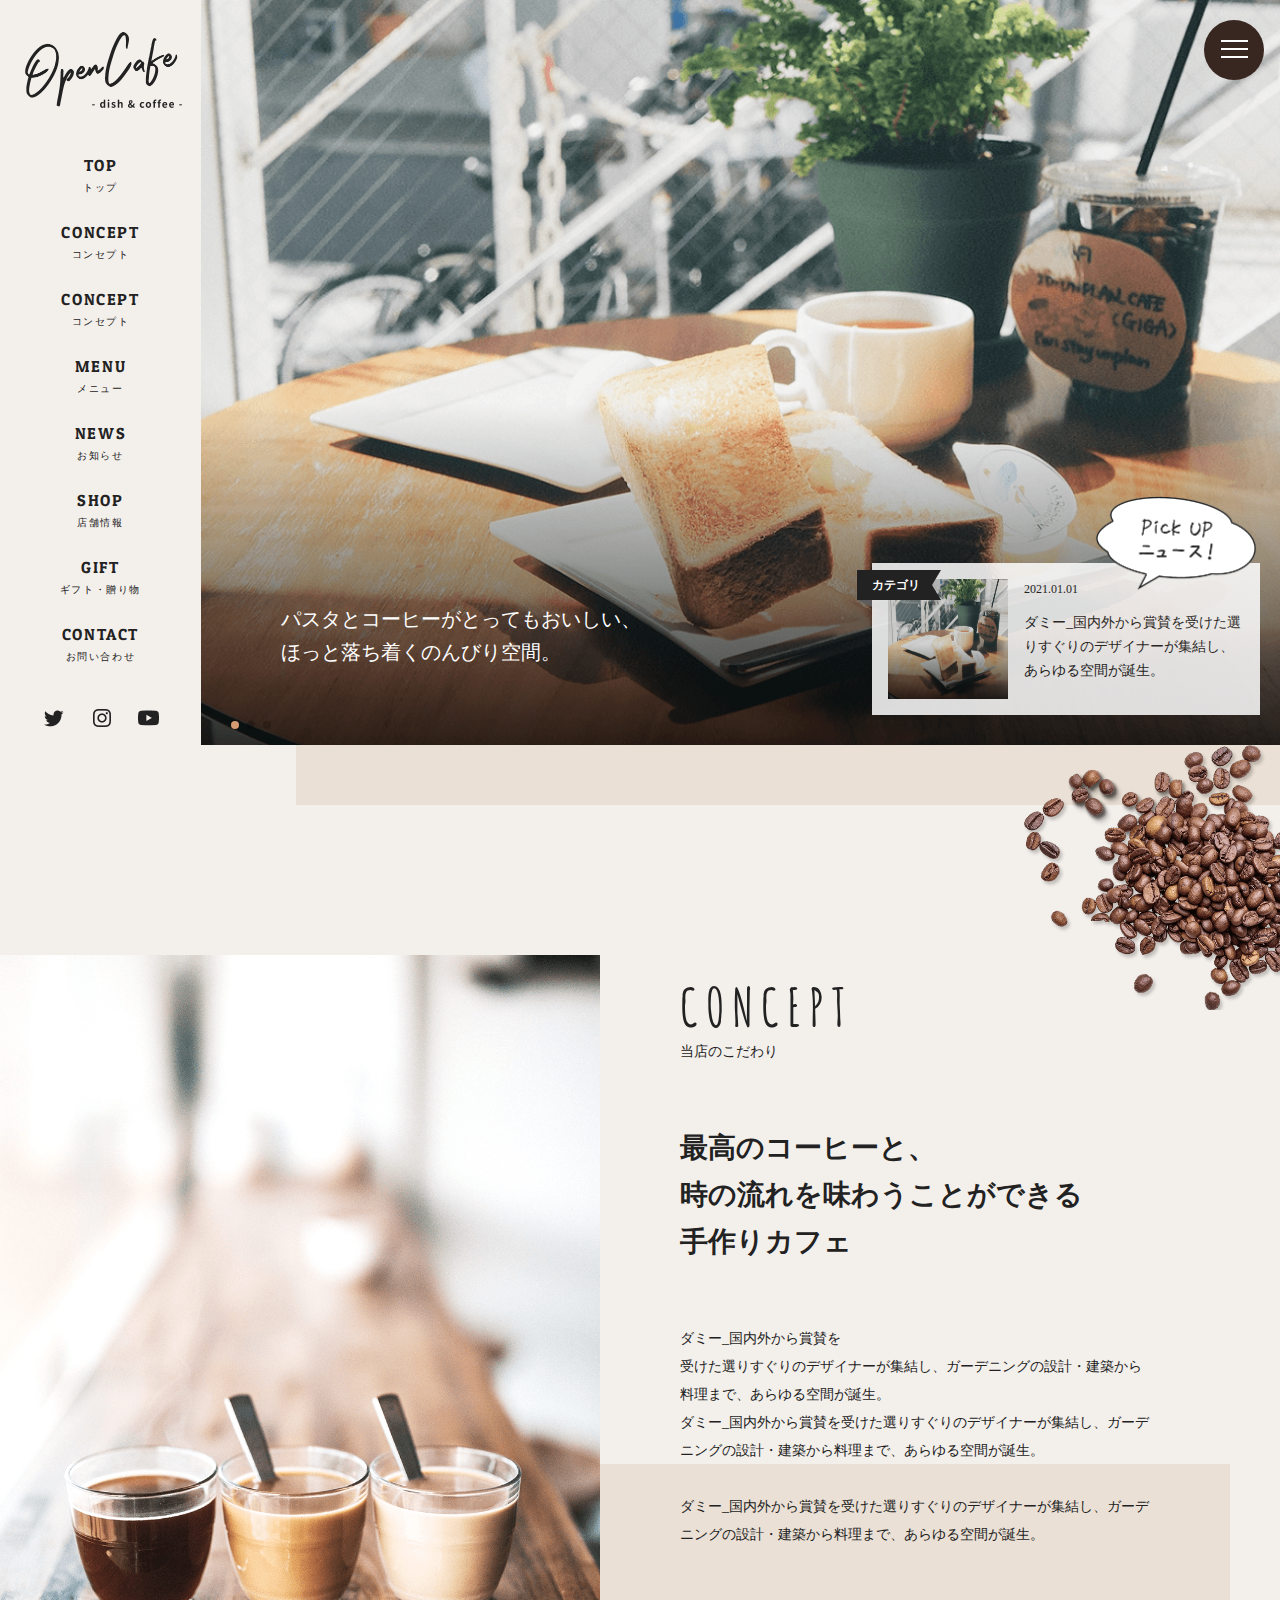
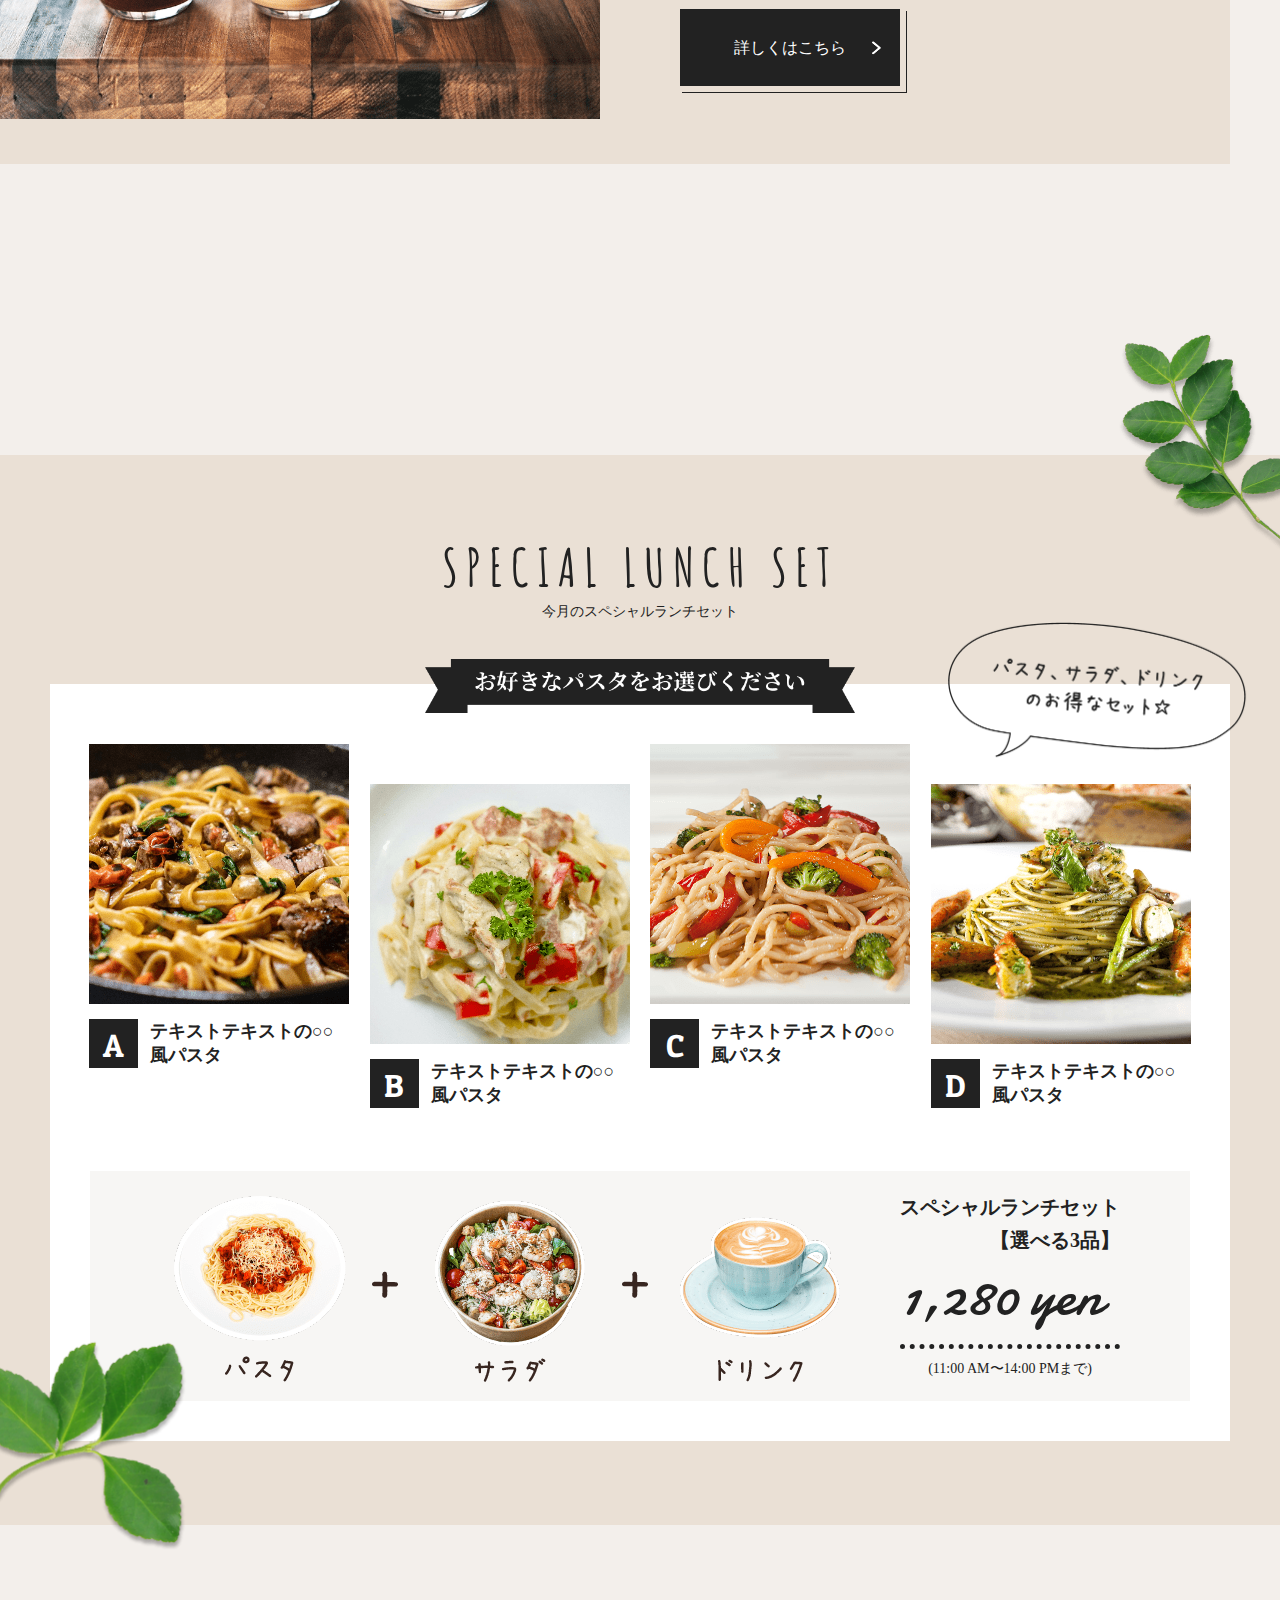
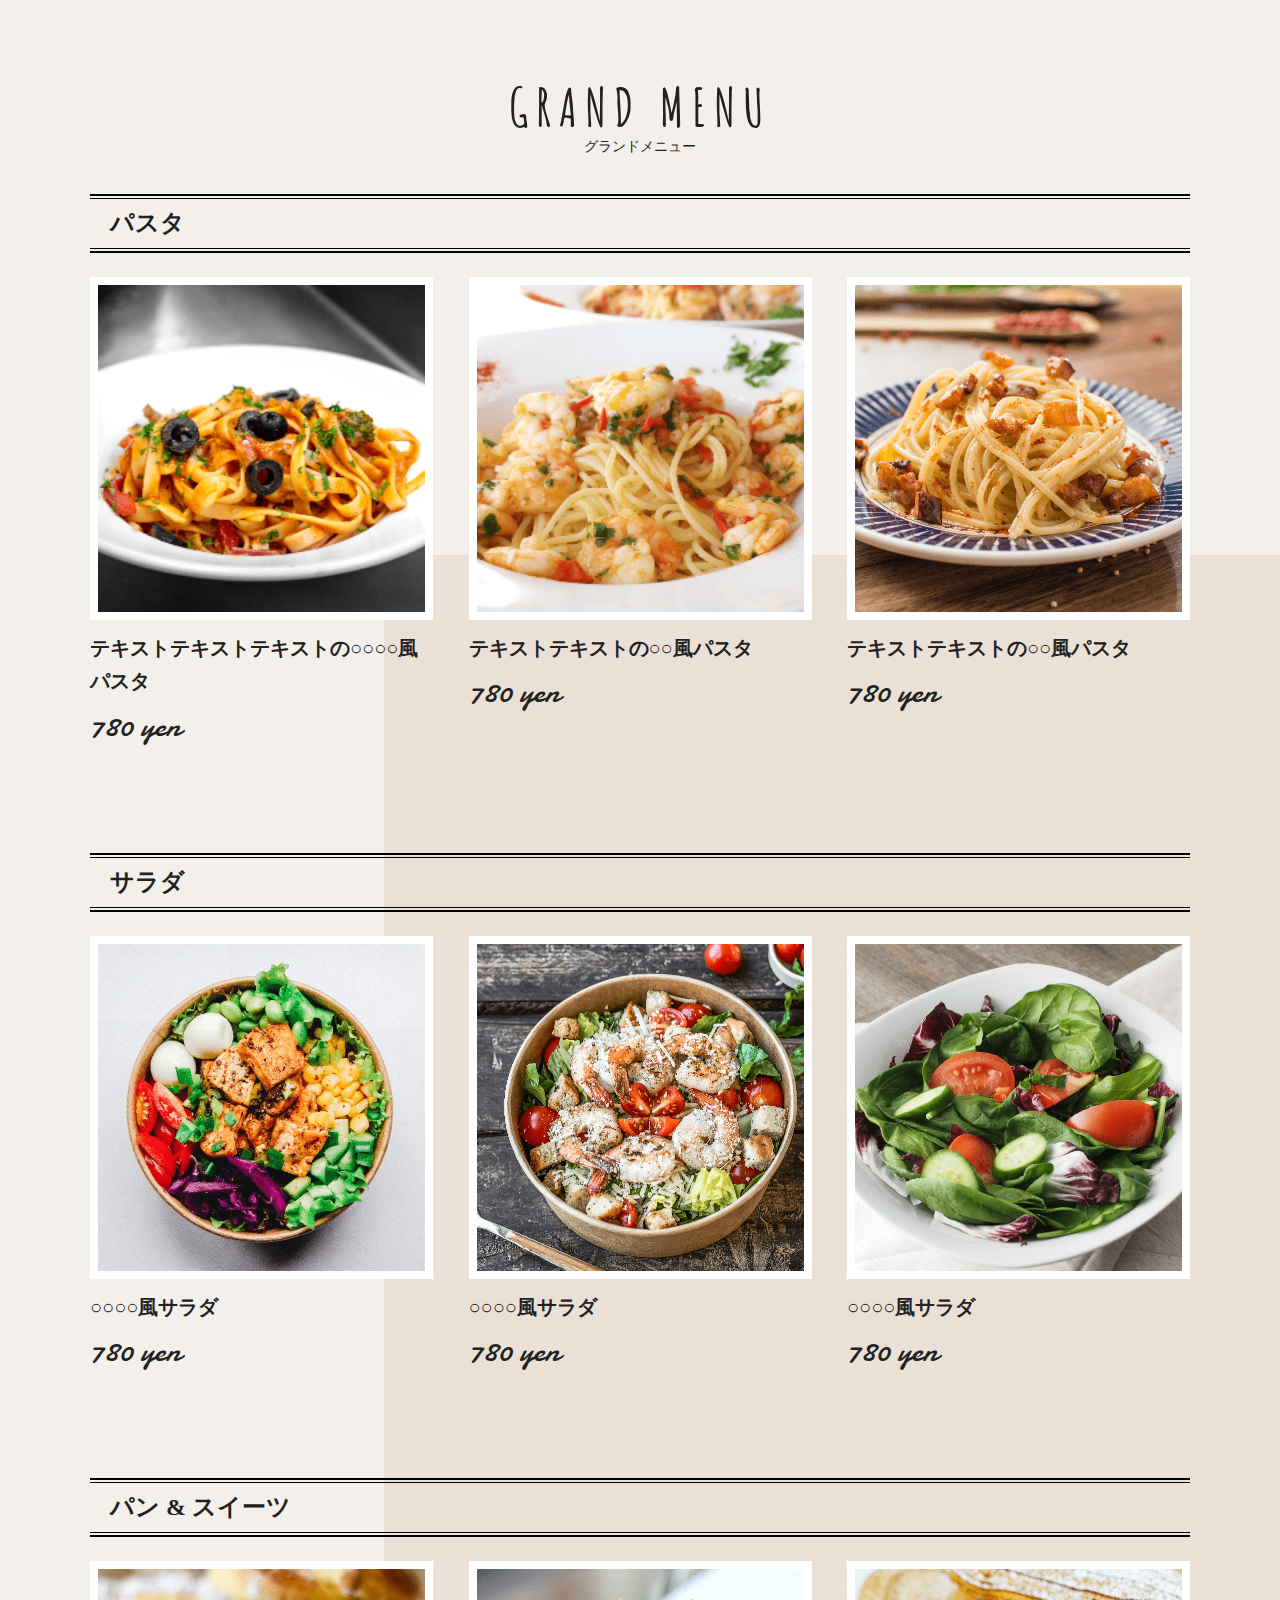
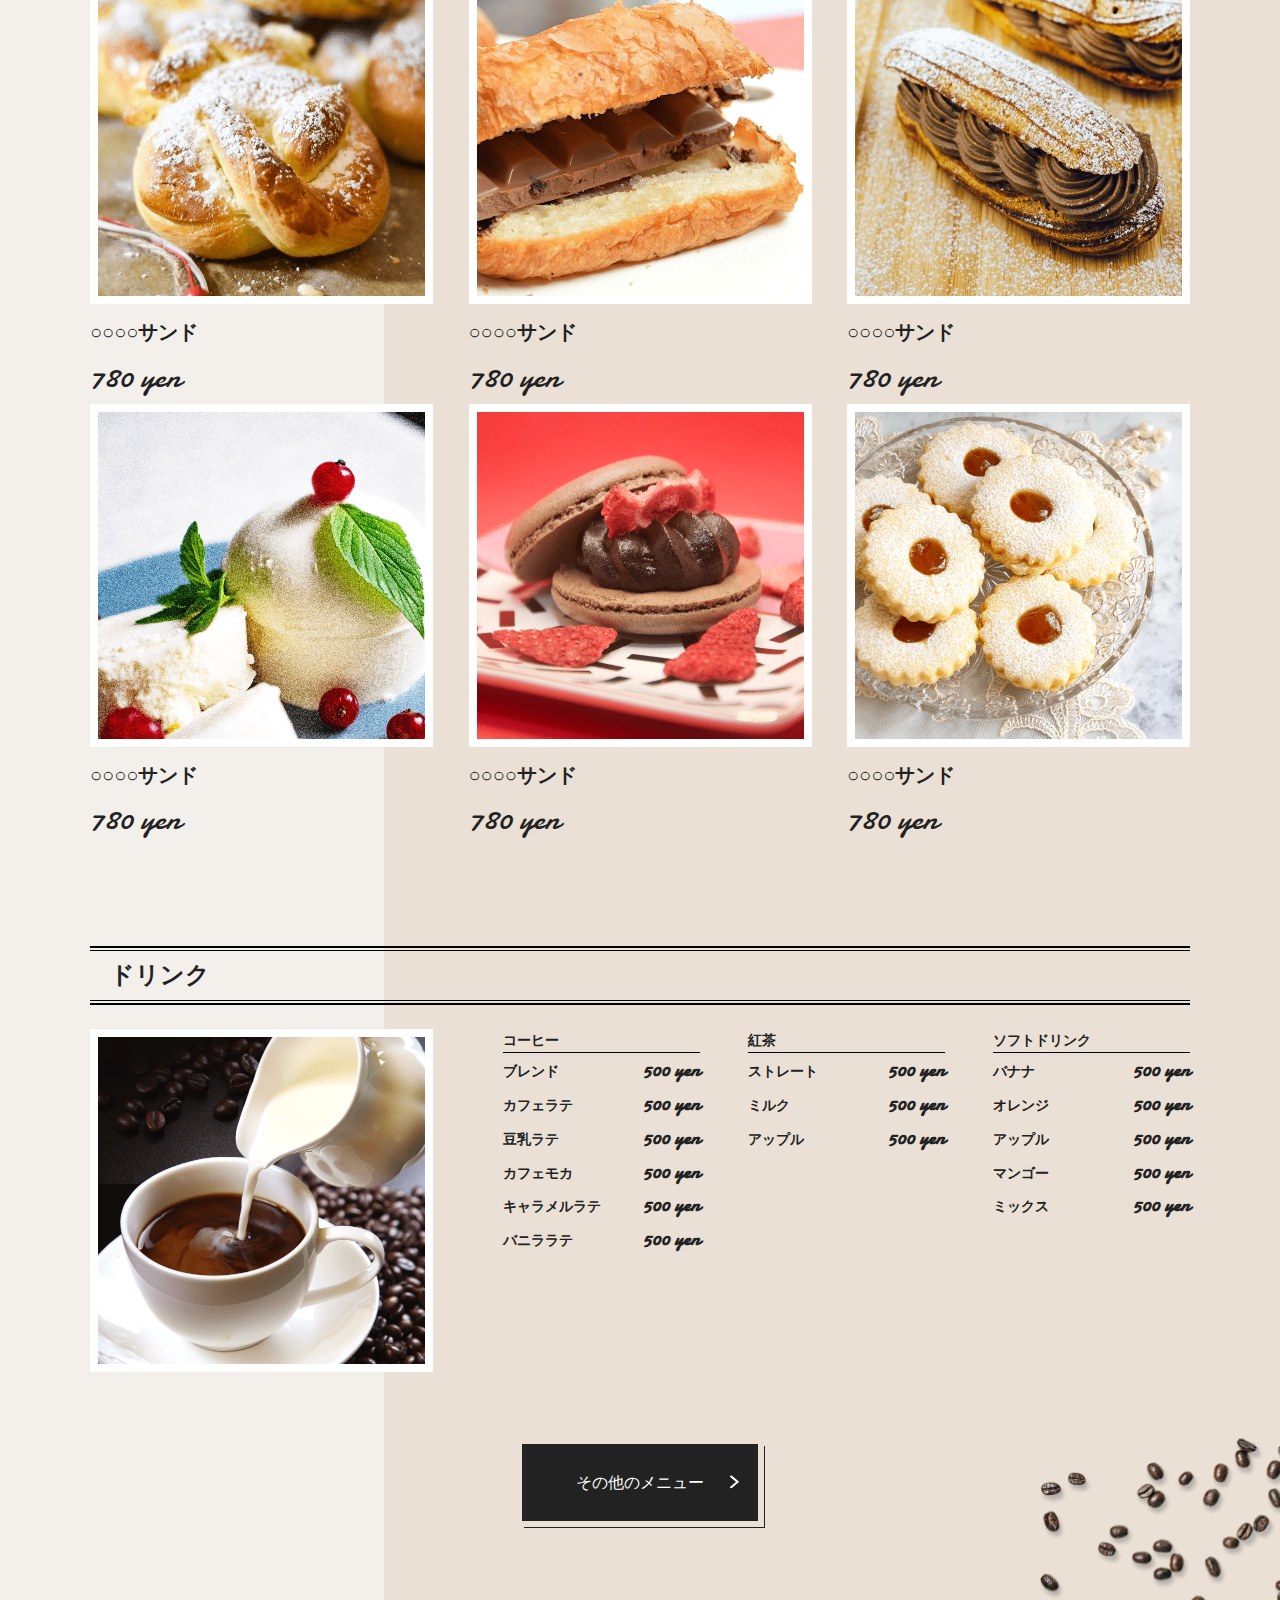
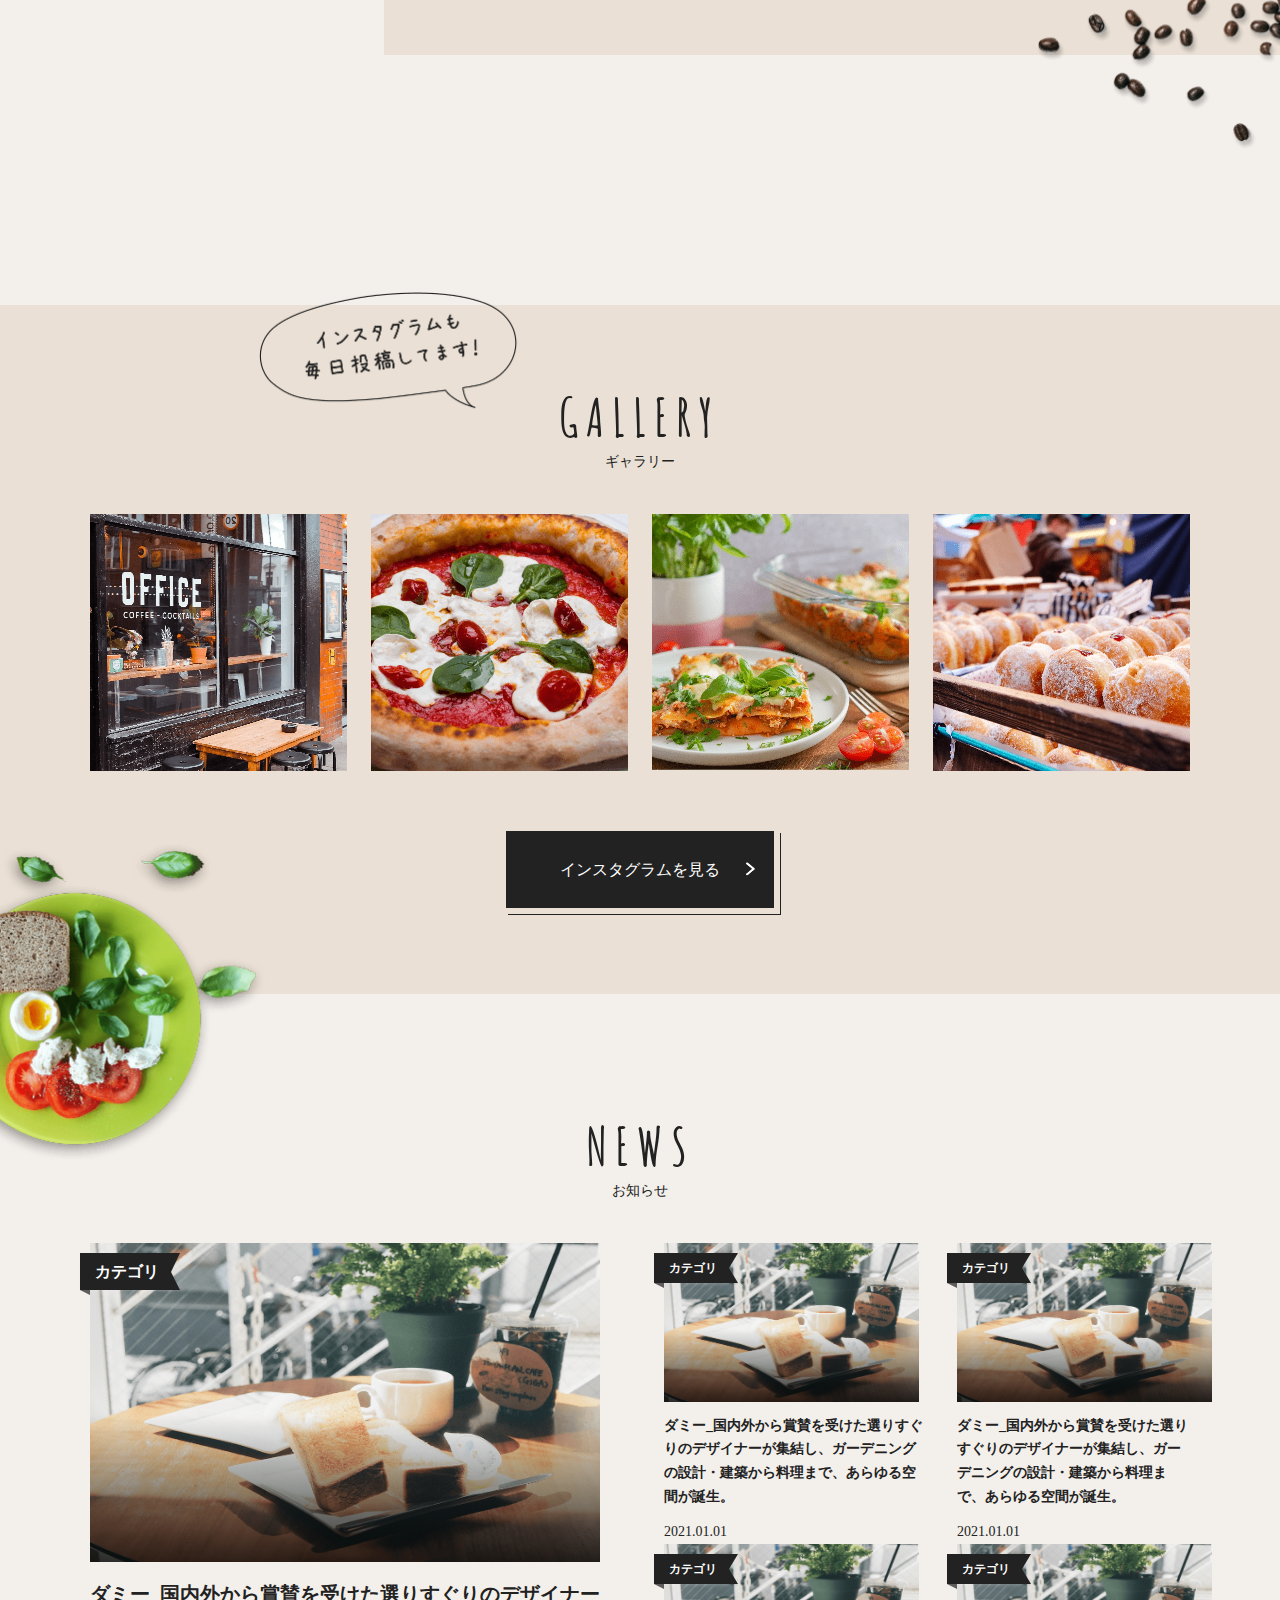
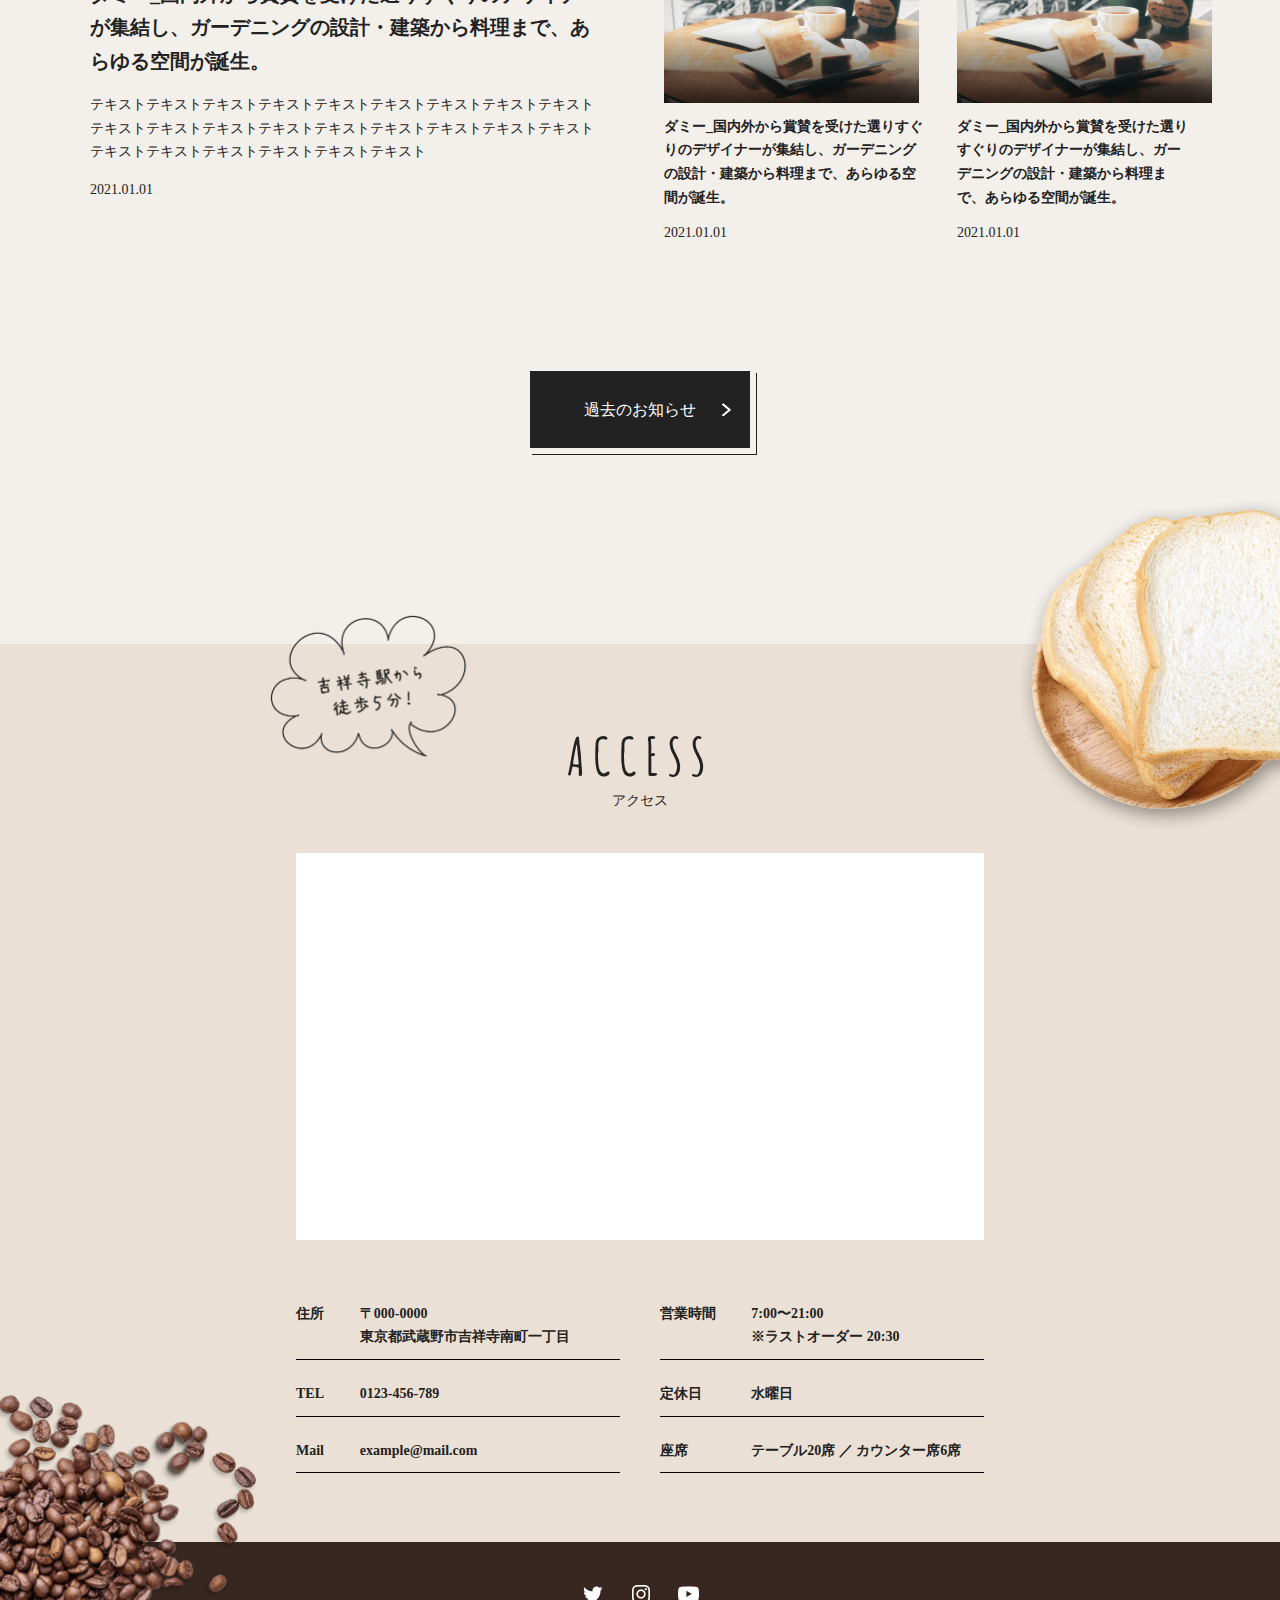
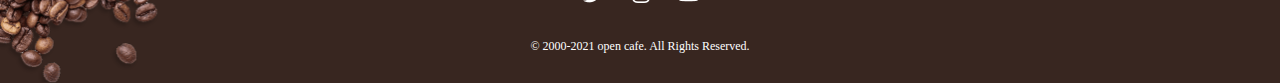
<file: index.html>
<!DOCTYPE html>
<html lang="ja">

<head>
    <meta charset="UTF-8">
    <meta http-equiv="X-UA-Compatible" content="IE=edge">
    <meta name="viewport" content="width=device-width, initial-scale=1.0">

    <title>Coffee Shop</title>
    <meta name="description" content="">

    <meta property="og:title" content="Coffee Shop">
    <meta property="og:type" content="website">
    <meta property="og:url" content="https://example.com/">
    <!--<meta property="og:image" content="https://example.com/img/ogp.png">-->
    <meta property="og:site_name" content="Coffee Shop">
    <meta property="og:description" content="">
    <meta name="twitter:card" content="summary_large_image">
    <link rel="preconnect" href="https://fonts.googleapis.com">
    <link rel="preconnect" href="https://fonts.gstatic.com" crossorigin>
    <link
        href="https://fonts.googleapis.com/css2?family=Amatic+SC:wght@400;700&family=Damion&family=Patua+One&display=swap"
        rel="stylesheet">
    <link rel="preconnect" href="https://fonts.googleapis.com">
    <link rel="preconnect" href="https://fonts.gstatic.com" crossorigin>
    <link href="https://fonts.googleapis.com/css2?family=Amatic+SC:wght@400;700&family=Damion&display=swap"
        rel="stylesheet">
<link rel="preconnect" href="https://fonts.googleapis.com">
<link rel="preconnect" href="https://fonts.gstatic.com" crossorigin>
<link href="https://fonts.googleapis.com/css2?family=Amatic+SC:wght@400;700&display=swap" rel="stylesheet">

<link rel="stylesheet" href="https://cdn.jsdelivr.net/npm/swiper@9/swiper-bundle.min.css" />
<link rel="stylesheet" href="https://cdnjs.cloudflare.com/ajax/libs/font-awesome/5.8.2/css/all.min.css">
    <link rel="stylesheet" href="./css/reset.css">
    <link rel="stylesheet" href="./css/style.css">


</head>
<body>





<main id="top" class="main">
        <div class="main__container">
        <div class="main__nav is-pc">
        <div class="main__logo">
            <img src="img/logo_dark@2x-min.png" alt="">
        </div>
        <ul class="main__nav-list">
            <li><a class="main__nav-item" href="#top">TOP<br><span class="main__nav-span">トップ</span></a></li>
            <li><a class="main__nav-item" href="#concept">CONCEPT<br><span class="main__nav-span">コンセプト</span></a></li>
            <li><a class="main__nav-item" href="#concept">CONCEPT<br><span class="main__nav-span">コンセプト</span></a></li>
            <li><a class="main__nav-item" href="#menu">MENU<br><span class="main__nav-span">メニュー</span></a></li>
            <li><a class="main__nav-item" href="#news">NEWS<br><span class="main__nav-span">お知らせ</span></a></li>
            <li><a class="main__nav-item" href="#shop">SHOP<br><span class="main__nav-span">店舗情報</span></a></li>
            <li><a class="main__nav-item" href="#gift">GIFT<br><span class="main__nav-span">ギフト・贈り物</span></a></li>
            <li><a class="main__nav-item" href="#contact">CONTACT<br><span class="main__nav-span">お問い合わせ</span></a></li>
        </ul>
        <ul class="main__sns-icon">
            <li class="main__icon"><a href="/"><img src="img/icon_twitter-dark@2x-min.png" alt="twitter"></a></li>
            <li class="main__icon"><a href="/"><img src="img/icon_instagram-dark@2x-min.png" alt="instagram"></a></li>
            <li class="main__icon"><a href="/"><img src="img/icon_youtube-dark@2x-min.png" alt="youtube"></a></li>
        </ul>
        </div>





        <!-- Slider main container -->
        <div class="swiper">
            <!-- Additional required wrapper -->
            <div class="swiper-wrapper">
                <!-- Slides -->
                <div class="swiper-slide main__img">
                          <div class="main__sp-container sp-inner">

                              <div class="main__logo-sp is-sp"><img src="img/logo_light@2x-min.png" alt=""></div>
                              <p class="main__img-text">パスタとコーヒーが<br class="is-sp">とってもおいしい、<br>ほっと落ち着くのんびり空間。</p>

                              <div class="main__img-pic-balloon"><img src="img/img_balloon-pickup@2x-min.png" alt="">
                              </div>
                              <div class="main__picup">
                                  <a class="main__picup-news" href="＃">
                                      <div class="main__picup-img">
                                          <img src="/img/img_mainvisual1-min.png" alt="">
                                      </div>
                                      <div class="main__picup-title">
                                          <div class="main__picup-time">2021.01.01</div>
                                          <div class="main__picup-text">ダミー_国内外から賞賛を受けた選りすぐりのデザイナーが集結し、あらゆる空間が誕生。</div>
                                      </div>
                                  </a>
                              </div>
                              <div class="main__ribbon-wrapper">
                                  <div class="main__ribbon">
                                      <p class="main__ribbon-p">カテゴリ</p>
                                  </div>
                              </div>
                          </div> <!-- main__sp-container sp-inner -->


                          <div class="drawer__icon">
                              <div class="drawer__icon-maru">
                                  <div class="drawer__icon-bars">
                                      <div class="drawer__icon-bar1"></div>
                                      <div class="drawer__icon-bar2"></div>
                                      <div class="drawer__icon-bar3"></div>
                                  </div>
                              </div>
                          </div>


                          <div class="drawer__content">

                              <div class="drawer__logo">
                                  <img src="img/logo_light@2x-min.png" alt="">
                              </div>

                              <div class="drawer__content-items">
                                  <div class="drawer__content-item">
                                      <a class="drawer__content-item-a" href="">
                                          TOP<span class="drawer__content-item-span">／&emsp;トップ</span></a></div>
                                  <div class="drawer__content-item"><a class="drawer__content-item-a" href="">
                                          CONCEPT<span class="drawer__content-item-span">／&emsp;コンセプト</span></a></div>
                                  <div class="drawer__content-item"><a class="drawer__content-item-a" href="">
                                          MENU<span class="drawer__content-item-span">／&emsp;メニュー</span></a></div>
                                  <div class="drawer__content-item"><a class="drawer__content-item-a" href="">
                                          NEWS<span class="drawer__content-item-span">／&emsp;お知らせ</span></a></div>
                                  <div class="drawer__content-item"><a class="drawer__content-item-a" href="">
                                          SHOP<span class="drawer__content-item-span">／&emsp;店舗情報</span></a></div>
                                  <div class="drawer__content-item"><a class="drawer__content-item-a" href="">
                                          GIFT<span class="drawer__content-item-span">／&emsp;ギフト・贈り物</span></a></div>
                                  <div class="drawer__content-item"><a class="drawer__content-item-a" href="">
                                          CONTACT<span class="drawer__content-item-span">／&emsp;お問い合わせ</span></a></div>

                                  <ul class="drawer__sns-icons">
                                      <li class="drawer__sns-icon"><a href="/"><img
                                                  src="img/icon_twitter-light@2x-min.png" alt="twitter"></a></li>
                                      <li class="drawer__sns-icon"><a href="/"><img
                                                  src="img/icon_instagram-light@2x-min.png" alt="instagram"></a></li>
                                      <li class="drawer__sns-icon"><a href="/"><img
                                                  src="img/icon_youtube-light@2x-min.png" alt="youtube"></a></li>
                                  </ul>
                              </div>

                          </div>



                          <div class="drawer__background"></div>



                </div>
                <div class="swiper-slide main__img2">
    <div class="main__sp-container sp-inner">



        <div class="main__logo-sp is-sp"><img src="img/logo_light@2x-min.png" alt=""></div>
        <p class="main__img-text">パスタとコーヒーが<br class="is-sp">とってもおいしい、<br>ほっと落ち着くのんびり空間。</p>

        <div class="main__img-pic-balloon"><img src="img/img_balloon-pickup@2x-min.png" alt="">
        </div>
        <div class="main__picup">
            <a class="main__picup-news" href="＃">
                <div class="main__picup-img">
                    <img src="/img/img_mainvisual1-min.png" alt="">
                </div>
                <div class="main__picup-title">
                    <div class="main__picup-time">2021.01.01</div>
                    <div class="main__picup-text">ダミー_国内外から賞賛を受けた選りすぐりのデザイナーが集結し、あらゆる空間が誕生。</div>
                </div>
            </a>
        </div>
        <div class="main__ribbon-wrapper">
            <div class="main__ribbon">
                <p class="main__ribbon-p">カテゴリ</p>
            </div>
        </div>
    </div> <!-- main__sp-container sp-inner -->


    <div class="drawer__icon">
        <div class="drawer__icon-maru">
            <div class="drawer__icon-bars">
                <div class="drawer__icon-bar1"></div>
                <div class="drawer__icon-bar2"></div>
                <div class="drawer__icon-bar3"></div>
            </div>
        </div>
    </div>


    <div class="drawer__content">

        <div class="drawer__logo">
            <img src="img/logo_light@2x-min.png" alt="">
        </div>

        <div class="drawer__content-items">
            <div class="drawer__content-item">
                <a class="drawer__content-item-a" href="">
                    TOP<span class="drawer__content-item-span">／&emsp;トップ</span></a></div>
            <div class="drawer__content-item"><a class="drawer__content-item-a" href="">
                    CONCEPT<span class="drawer__content-item-span">／&emsp;コンセプト</span></a></div>
            <div class="drawer__content-item"><a class="drawer__content-item-a" href="">
                    MENU<span class="drawer__content-item-span">／&emsp;メニュー</span></a></div>
            <div class="drawer__content-item"><a class="drawer__content-item-a" href="">
                    NEWS<span class="drawer__content-item-span">／&emsp;お知らせ</span></a></div>
            <div class="drawer__content-item"><a class="drawer__content-item-a" href="">
                    SHOP<span class="drawer__content-item-span">／&emsp;店舗情報</span></a></div>
            <div class="drawer__content-item"><a class="drawer__content-item-a" href="">
                    GIFT<span class="drawer__content-item-span">／&emsp;ギフト・贈り物</span></a></div>
            <div class="drawer__content-item"><a class="drawer__content-item-a" href="">
                    CONTACT<span class="drawer__content-item-span">／&emsp;お問い合わせ</span></a></div>

            <ul class="drawer__sns-icons">
                <li class="drawer__sns-icon"><a href="/"><img src="img/icon_twitter-light@2x-min.png" alt="twitter"></a>
                </li>
                <li class="drawer__sns-icon"><a href="/"><img src="img/icon_instagram-light@2x-min.png"
                            alt="instagram"></a></li>
                <li class="drawer__sns-icon"><a href="/"><img src="img/icon_youtube-light@2x-min.png" alt="youtube"></a>
                </li>
            </ul>
        </div>

    </div>



    <div class="drawer__background"></div>



                </div>
                <div class="swiper-slide main__img3">
                          <div class="main__sp-container sp-inner">



                              <div class="main__logo-sp is-sp"><img src="img/logo_light@2x-min.png" alt=""></div>
                              <p class="main__img-text">パスタとコーヒーが<br class="is-sp">とってもおいしい、<br>ほっと落ち着くのんびり空間。</p>

                              <div class="main__img-pic-balloon"><img src="img/img_balloon-pickup@2x-min.png" alt="">
                              </div>
                              <div class="main__picup">
                                  <a class="main__picup-news" href="＃">
                                      <div class="main__picup-img">
                                          <img src="/img/img_mainvisual1-min.png" alt="">
                                      </div>
                                      <div class="main__picup-title">
                                          <div class="main__picup-time">2021.01.01</div>
                                          <div class="main__picup-text">ダミー_国内外から賞賛を受けた選りすぐりのデザイナーが集結し、あらゆる空間が誕生。</div>
                                      </div>
                                  </a>
                              </div>
                              <div class="main__ribbon-wrapper">
                                  <div class="main__ribbon">
                                      <p class="main__ribbon-p">カテゴリ</p>
                                  </div>
                              </div>
                          </div> <!-- main__sp-container sp-inner -->


                          <div class="drawer__icon">
                              <div class="drawer__icon-maru">
                                  <div class="drawer__icon-bars">
                                      <div class="drawer__icon-bar1"></div>
                                      <div class="drawer__icon-bar2"></div>
                                      <div class="drawer__icon-bar3"></div>
                                  </div>
                              </div>
                          </div>


                          <div class="drawer__content">

                              <div class="drawer__logo">
                                  <img src="img/logo_light@2x-min.png" alt="">
                              </div>

                              <div class="drawer__content-items">
                                  <div class="drawer__content-item">
                                      <a class="drawer__content-item-a" href="">
                                          TOP<span class="drawer__content-item-span">／&emsp;トップ</span></a></div>
                                  <div class="drawer__content-item"><a class="drawer__content-item-a" href="">
                                          CONCEPT<span class="drawer__content-item-span">／&emsp;コンセプト</span></a></div>
                                  <div class="drawer__content-item"><a class="drawer__content-item-a" href="">
                                          MENU<span class="drawer__content-item-span">／&emsp;メニュー</span></a></div>
                                  <div class="drawer__content-item"><a class="drawer__content-item-a" href="">
                                          NEWS<span class="drawer__content-item-span">／&emsp;お知らせ</span></a></div>
                                  <div class="drawer__content-item"><a class="drawer__content-item-a" href="">
                                          SHOP<span class="drawer__content-item-span">／&emsp;店舗情報</span></a></div>
                                  <div class="drawer__content-item"><a class="drawer__content-item-a" href="">
                                          GIFT<span class="drawer__content-item-span">／&emsp;ギフト・贈り物</span></a></div>
                                  <div class="drawer__content-item"><a class="drawer__content-item-a" href="">
                                          CONTACT<span class="drawer__content-item-span">／&emsp;お問い合わせ</span></a></div>

                                  <ul class="drawer__sns-icons">
                                      <li class="drawer__sns-icon"><a href="/"><img
                                                  src="img/icon_twitter-light@2x-min.png" alt="twitter"></a></li>
                                      <li class="drawer__sns-icon"><a href="/"><img
                                                  src="img/icon_instagram-light@2x-min.png" alt="instagram"></a></li>
                                      <li class="drawer__sns-icon"><a href="/"><img
                                                  src="img/icon_youtube-light@2x-min.png" alt="youtube"></a></li>
                                  </ul>
                              </div>

                          </div>



                          <div class="drawer__background"></div>



                </div>
                ...

            <!-- If we need pagination -->
            <div class="swiper-pagination"></div>

            <!-- If we need navigation buttons -->
           <!-- <div class="swiper-button-prev"></div>
            <div class="swiper-button-next"></div>-->

            <!-- If we need scrollbar -->
            <div class="swiper-scrollbar"></div>
        </div>






</div>
</div>
                <div class="main__bg is-pc"></div>
                <div class="main__beans is-pc"><img class="main__beans-img" src="/img/bg_coffee-beans-min.png" alt=""></div>

    </main>

  <section id="concept" class="concept">
            <div class="concept__container">
                <div class="concept__left"><img src="img/img_concept-min.png" alt=""></div>

                <div class="concept__right sp-inner">
                    <div class="concept__title">
                        <h1 class="title">CONCEPT</h1>
                        <p class="sub-title sub-title-sp">当店のこだわり</p>
                    </div>
                    <h2 class="concept__message">最高のコーヒーと、<br> 時の流れを味わうことができる<br> 手作りカフェ</h2>
                    <p class="concept__text">ダミー_国内外から賞賛を<br> 受けた選りすぐりのデザイナーが集結し、ガーデニングの設計・建築から料理まで、あらゆる空間が誕生。<br>
                        ダミー_国内外から賞賛を受けた選りすぐりのデザイナーが集結し、ガーデニングの設計・建築から料理まで、あらゆる空間が誕生。<br>
                        <br>
                        ダミー_国内外から賞賛を受けた選りすぐりのデザイナーが集結し、ガーデニングの設計・建築から料理まで、あらゆる空間が誕生。
                    </p>
                    <button class="button concept__button" type="submit">詳しくはこちら<img src="/img/arrow-right-1@2x-min.png"
                            alt=""></button>
                </div>
                                    <div class="concept__bg"></div>
            </div>
    </section>

    <section id="menu" class="menu">
      <div class="menu__special">
          <div class="menu__leaves"><img class="menu__leaves-img" src="/img/bg_coffee-leaves-min.png" alt=""></div>
          <div class="menu__special-title">
          <h1 class="title">SPECIAL LUNCH SET</h1>
          <p class="sub-title">今月のスペシャルランチセット</p>
          </div>


       <div class="menu__special-box">

     <div class="menu__special-ribbon"><img src="img/img_ribbon-text@2x-min.png" alt=""></div>
     <div class="menu__special-speech"><img src="img/img_balloon-special-lunch-set@2x-min.png" alt=""></div>

<div class="menu__special-menus">
      <div class="menu__special-menu">
      <img class="menu__special-img" src="img/img_special_pasta1-min.png" alt="">
      <div class="menu__special-explanation">
           <div class="menu__special-abc">
               <p>A</p>
           </div>
           <div class="menu__special-text">
               <p>テキストテキストの○○風パスタ</p>
           </div>
       </div>
       </div>
       <div class="menu__special-menu">
       <img class="menu__special-img" src="img/img_special_pasta2-min.png" alt="">
       <div class="menu__special-explanation">
             <div class="menu__special-abc">
                 <p>B</p>
             </div>
             <div class="menu__special-text">
                 <p>テキストテキストの○○風パスタ</p>
             </div>
            </div>
           </div>
         <div class="menu__special-menu">
          <img class="menu__special-img" src="img/img_special_pasta3-min.png" alt="">
           <div class="menu__special-explanation">
           <div class="menu__special-abc">
               <p>C</p>
           </div>
            <div class="menu__special-text">
               <p>テキストテキストの○○風パスタ</p>
            </div>
          </div>
         </div>
        <div class="menu__special-menu">
       <img class="menu__special-img" src="img/img_special_pasta4-min.png" alt="">
         <div class="menu__special-explanation">
          <div class="menu__special-abc">
               <p>D</p>
             </div>
             <div class="menu__special-text">
               <p>テキストテキストの○○風パスタ</p>
             </div>
             </div>
             </div>
</div>

                   <div class="menu__special-set sp-inner">
                       <div class="menu__special-set-menu"><img src="img/img_lunch-detail-min.png" alt=""></div>
                       <div class="menu__special-set-explanation">
                           <p class="menu__special-set-title">スペシャルランチセット<br>【選べる3品】</p>
                           <p class="menu__special-set-price">1,280 yen</p>
                           <p class="menu__special-time">(11:00 AM〜14:00 PMまで)</p>
                       </div>
                   </div>
    </div><!--menu__special-box-->
                 <div class="menu__special-leaves"><img class="menu__special-leaves-img" src="/img/bg_coffee-leaves2-min.png" alt=""></div>

        </div>


<div class="menu__grand">
    <div class="menu__grand-container inner sp-inner">
           <div class="menu__grand-title">
           <h1 class="title">GRAND MENU</h1>
           <p class="sub-title">グランドメニュー</p>
           </div>

    <div class="menu__grand-table">

        <div class="menu__grand-menu-title">パスタ</div>
        <div class="menu__grand-pastas">
            <div class="menu__grand-box">
                <div class="menu__grand-img">
                <img src="img/img_pasta1-min.png" alt="">
                </div>
                <p class="menu__grand-text">テキストテキストテキストの○○○○風パスタ</p>
                <p class="menu__grand-price">780 yen</p>
            </div>
            <div class="menu__grand-box">
                <div class="menu__grand-img">
                <img src="img/img_pasta2-min.png" alt="">
                </div>
                <p class="menu__grand-text">テキストテキストの○○風パスタ</p>
                <p class="menu__grand-price">780 yen</p>
            </div>
            <div class="menu__grand-box">
                <div class="menu__grand-img">
                <img src="img/img_salad3-min.png" alt="">
                </div>
                <p class="menu__grand-text">テキストテキストの○○風パスタ</p>
                <p class="menu__grand-price">780 yen</p>
            </div>
        </div>
        <div class="menu__grand-menu-title">サラダ</div>
        <div class="menu__grand-salads">
            <div class="menu__grand-salad">
                <div class="menu__grand-img">
                <img src="img/img_salad1-min.png" alt="">
                </div>
                <p class="menu__grand-text">○○○○風サラダ</p>
                <p class="menu__grand-price">780 yen</p>
            </div>
            <div class="menu__grand-salad">
                <div class="menu__grand-img">
                <img src="img/img_salad2-min.png" alt="">
                </div>
                <p class="menu__grand-text">○○○○風サラダ</p>
                <p class="menu__grand-price">780 yen</p>
            </div>
            <div class="menu__grand-salad">
                <div class="menu__grand-img">
                <img src="img/img_salad4-min.png" alt="">
                </div>
                <p class="menu__grand-text">○○○○風サラダ</p>
                <p class="menu__grand-price">780 yen</p>
            </div>
        </div>
        <div class="menu__grand-menu-title">パン & スイーツ</div>
        <div class="menu__grand-sweets">
            <div class="menu__grand-sweet">
                <div class="menu__grand-img">
                <img src="img/img_sweets1-min.png" alt="">
                </div>
                <p class="menu__grand-text">○○○○サンド</p>
                <p class="menu__grand-price">780 yen</p>
            </div>
            <div class="menu__grand-sweet">
                <div class="menu__grand-img">
                <img src="img/img_sweets2-min.png" alt="">
                </div>
                <p class="menu__grand-text">○○○○サンド</p>
                <p class="menu__grand-price">780 yen</p>
            </div>
            <div class="menu__grand-sweet">
                <div class="menu__grand-img">
                <img src="img/img_sweets3-min.png" alt="">
                </div>
                <p class="menu__grand-text">○○○○サンド</p>
                <p class="menu__grand-price">780 yen</p>
            </div>
            <div class="menu__grand-sweet">
                <div class="menu__grand-img">
                <img src="img/img_sweets4-min.png" alt="">
                </div>
                <p class="menu__grand-text">○○○○サンド</p>
                <p class="menu__grand-price">780 yen</p>
            </div>
            <div class="menu__grand-sweet">
                <div class="menu__grand-img">
                <img src="img/img_sweets5-min.png" alt="">
                </div>
                <p class="menu__grand-text">○○○○サンド</p>
                <p class="menu__grand-price">780 yen</p>
            </div>
            <div class="menu__grand-sweet">
                <div class="menu__grand-img">
                <img src="img/img_drink-min.png" alt="">
                </div>
                <p class="menu__grand-text">○○○○サンド</p>
                <p class="menu__grand-price">780 yen</p>
            </div>
        </div>
        <div class="menu__grand-menu-title">ドリンク</div>
        <div class="menu__grand-drink-box">
            <div class="menu__grand-img-drink is-pc">
                <img class="menu__grand-drink-img" src="img/img_drink1-min.png" alt="">
            </div>
            <div class="menu__grand-drink-various">
                <div  class="menu__grand-drink">
                <table class="menu__grand-table">
                    <tr>
                        <th class="menu__drink-title">コーヒー</th>
                        <th class="menu__drink-title"></th>
                    </tr>
                    <tr>
                        <td>ブレンド</td>
                        <td class="menu__td">500 yen</td>
                    </tr>
                    <tr>
                        <td>カフェラテ</td>
                        <td class="menu__td">500 yen</td>
                    </tr>
                    <tr>
                        <td>豆乳ラテ</td>
                        <td class="menu__td">500 yen</td>
                    </tr>
                    <tr>
                        <td>カフェモカ</td>
                        <td class="menu__td">500 yen</td>
                    </tr>
                    <tr>
                        <td>キャラメルラテ</td>
                        <td class="menu__td">500 yen</td>
                    </tr>
                    <tr>
                        <td>バニララテ</td>
                        <td class="menu__td">500 yen</td>
                    </tr>
                </table>
                </div>

                <div class="menu__grand-drink">
                <table class="menu__grand-table">
                    <tr>
                        <th class="menu__drink-title">紅茶</th>
                        <th class="menu__drink-title"></th>
                    </tr>
                    <tr>
                        <td>ストレート</td>
                        <td class="menu__td">500 yen</td>
                    </tr>
                    <tr>
                        <td>ミルク</td>
                        <td class="menu__td">500 yen</td>
                    </tr>
                    <tr>
                        <td>アップル</td>
                        <td class="menu__td">500 yen</td>
                    </tr>
                </table>
                </div>

                <div class="menu__grand-drink">
                <table class="menu__grand-table">
                    <tr>
                        <th class="menu__drink-title">ソフトドリンク</th>
                        <th class="menu__drink-title"></th>
                    </tr>
                    <tr>
                        <td>バナナ</td>
                        <td class="menu__td">500 yen</td>
                    </tr>
                    <tr>
                        <td>オレンジ</td>
                        <td class="menu__td">500 yen</td>
                    </tr>
                    <tr>
                        <td>アップル</td>
                        <td class="menu__td">500 yen</td>
                    </tr>
                    <tr>
                        <td>マンゴー</td>
                        <td class="menu__td">500 yen</td>
                    </tr>
                    <tr>
                        <td>ミックス</td>
                        <td class="menu__td">500 yen</td>
                    </tr>
                </table>
                </div>
              </div>
        </div>

    </div><!-- menu__grand-table -->

   <button class="button menu__button" type="submit">その他のメニュー<img src="/img/arrow-right-1@2x-min.png" alt=""></button>


</div>

<div class="menu__grand-base"></div>

                      <div class="menu__beans"><img class="menu__beans-img" src="/img/bg_coffee-beans2-min.png" alt=""></div>

</div>


    </section><!-- menu -->

<section class="gallery inner">

        <div class="gallery__speech"><img src="img/img_balloon-gallery@2x-min.png" alt=""></div>

        <div class="gallery__title">
        <h1 class="title">GALLERY</h1>
        <p class="sub-title">ギャラリー</p>
        </div>

<ul class="gallery__lists sp-inner">
    <li class="gallery__list"><img src="img/img_gallery1-min.png" alt=""></li>
    <li class="gallery__list"><img src="img/img_gallery2-min.png" alt=""></li>
    <li class="gallery__list"><img src="img/img_gallery3-min.png" alt=""></li>
    <li class="gallery__list"><img src="img/img_gallery4-min.png" alt=""></li>
</ul>

    <button class="button gallery__button" type="submit">インスタグラムを見る<img src="/img/arrow-right-1@2x-min.png" alt=""></button>

    </section>


   <section id="news" class="news">

    <div class="news__plate"><img class="news__plate-img" src="/img/bg_plate-min.png" alt=""></div>
<div class="news__box inner">

    <div class="news__title">
    <h1 class="title">NEWS</h1>
    <p class="sub-title">お知らせ</p>
    </div>

<div class="news__container sp-inner">
<div class="news__left">
    <div class="news__item">
        <div class="news__ribbon-wrapper">
            <div class="news__ribbon">
                <p class="news__ribbon-p">カテゴリ</p>
            </div>
        </div>
    <img class="news__img" src="img/img_mainvisual1-min.png" alt="">
    <p class="news__title-left">ダミー_国内外から賞賛を受けた選りすぐりのデザイナーが集結し、ガーデニングの設計・建築から料理まで、あらゆる空間が誕生。</p>
    <p class="news__text">
        テキストテキストテキストテキストテキストテキストテキストテキストテキストテキストテキストテキストテキストテキストテキストテキストテキストテキストテキストテキストテキストテキストテキストテキスト</p>
    <div class="news__date-left">2021.01.01</div>
    </div>
</div>

<div class="news__right">
    <div class="news__right-item">
        <div class="news__right-ribbon-wrapper-1">
            <div class="news__right-ribbon">
                <p class="news__right-ribbon-p">カテゴリ</p>
            </div>
        </div>
    <img class="news__right-img" src="img/img_mainvisual1-min.png" alt="">
    <p class="news__right-title">ダミー_国内外から賞賛を受けた選りすぐりのデザイナーが集結し、ガーデニングの設計・建築から料理まで、あらゆる空間が誕生。</p>
    <div class="news__date">2021.01.01</div>
    </div>
    <div class="news__right-item">
        <div class="news__right-ribbon-wrapper-2">
            <div class="news__right-ribbon">
                <p class="news__right-ribbon-p">カテゴリ</p>
            </div>
        </div>
    <img class="news__right-img" src="img/img_mainvisual1-min.png" alt="">
    <p class="news__right-title">ダミー_国内外から賞賛を受けた選りすぐりのデザイナーが集結し、ガーデニングの設計・建築から料理まで、あらゆる空間が誕生。</p>
    <div class="news__date">2021.01.01</div>
    </div>
    <div class="news__right-item">
        <div class="news__right-ribbon-wrapper-1">
            <div class="news__right-ribbon">
                <p class="news__right-ribbon-p">カテゴリ</p>
            </div>
        </div>
    <img class="news__right-img" src="img/img_mainvisual1-min.png" alt="">
    <p class="news__right-title">ダミー_国内外から賞賛を受けた選りすぐりのデザイナーが集結し、ガーデニングの設計・建築から料理まで、あらゆる空間が誕生。</p>
    <div class="news__date">2021.01.01</div>
    </div>
    <div class="news__right-item">
        <div class="news__right-ribbon-wrapper-2">
            <div class="news__right-ribbon">
                <p class="news__right-ribbon-p">カテゴリ</p>
            </div>
        </div>
    <img class="news__right-img" src="img/img_mainvisual1-min.png" alt="">
    <p class="news__right-title">ダミー_国内外から賞賛を受けた選りすぐりのデザイナーが集結し、ガーデニングの設計・建築から料理まで、あらゆる空間が誕生。</p>
    <div class="news__date">2021.01.01</div>
    </div>
</div>
</div>
</div>

    <button class="button news__button" type="submit">過去のお知らせ<img src="/img/arrow-right-1@2x-min.png" alt=""></button>

    </section>

    <section class="access">

        <div class="access__bread"><img class="access__bread-img" src="/img/bg_bread@2x-min.png" alt=""></div>


                <div class="access__speech"><img src="img/img_balloon-access@2x-min.png" alt=""></div>

                <div class="access__title">
                    <h1 class="title">ACCESS</h1>
                    <p class="sub-title">アクセス</p>
                </div>
<div class="access__container sp-inner">
                <div class="access__map"><iframe
                        src="https://www.google.com/maps/embed?pb=!1m18!1m12!1m3!1d12959.749777453204!2d139.5621761697847!3d35.703156969150946!2m3!1f0!2f0!3f0!3m2!1i1024!2i768!4f13.1!3m3!1m2!1s0x6018ee45e33d4305%3A0x770cb37aee4fd5e1!2z5pel5pys44CB5p2x5Lqs6YO95q2m6JS16YeO5biCIOWQieelpeWvug!5e0!3m2!1sja!2sph!4v1678678677404!5m2!1sja!2sph"
                        width="100%" height="367" style="border:0;" allowfullscreen="" loading="lazy"
                        referrerpolicy="no-referrer-when-downgrade"></iframe></div>

<div class="access__tables">

                <table class="access__table">
                    <tr>
                        <td class="access__td">住所</td>
                        <td class="access__td">〒000-0000<br>東京都武蔵野市吉祥寺南町一丁目</td>
                    </tr>
                    <tr>
                        <td class="access__td">TEL</td>
                        <td class="access__td">0123-456-789</td>
                    </tr>
                    <tr>
                        <td class="access__td">Mail</td>
                        <td class="access__td">example@mail.com</td>
                    </tr>
                </table>
                <table class="access__table">
                    <tr>
                        <td class="access__td">営業時間</td>
                        <td class="access__td">7:00〜21:00<br>※ラストオーダー 20:30</td>
                    </tr>
                    <tr>
                        <td class="access__td">定休日</td>
                        <td class="access__td">水曜日</td>
                    </tr>
                    <tr>
                        <td class="access__td">座席</td>
                        <td class="access__td">テーブル20席 ／ カウンター席6席</td>
                    </tr>
                </table>
</div>
</div>

    </section>

    <footer class="footer">
                <div class="footer__beans"><img class="footer__beans-img" src="/img/bg_coffee-beans3-min.png" alt=""></div>

        <div class="footer__bg"></div>
            <ul class="footer__sns">
               <li class="footer__sns-icon"><a href="/"><img src="img/icon_twitter-light@2x-min.png" alt="twitter"></a></li>
               <li class="footer__sns-icon"><a href="/"><img src="img/icon_instagram-light@2x-min.png" alt="instagram"></a></li>
               <li class="footer__sns-icon"><a href="/"><img src="img/icon_youtube-light@2x-min.png" alt="youtube"></a></li>
            </ul>

            <div class="footer__copy">&copy; 2000-2021 open cafe. All Rights Reserved.</div><!-- /copy -->

    </footer>
<script src="https://ajax.googleapis.com/ajax/libs/jquery/3.6.3/jquery.min.js"></script>
<script src="https://cdn.jsdelivr.net/npm/swiper@9/swiper-bundle.min.js"></script>
<script src="/js/script.js"></script>

</body>
</html>
</file>
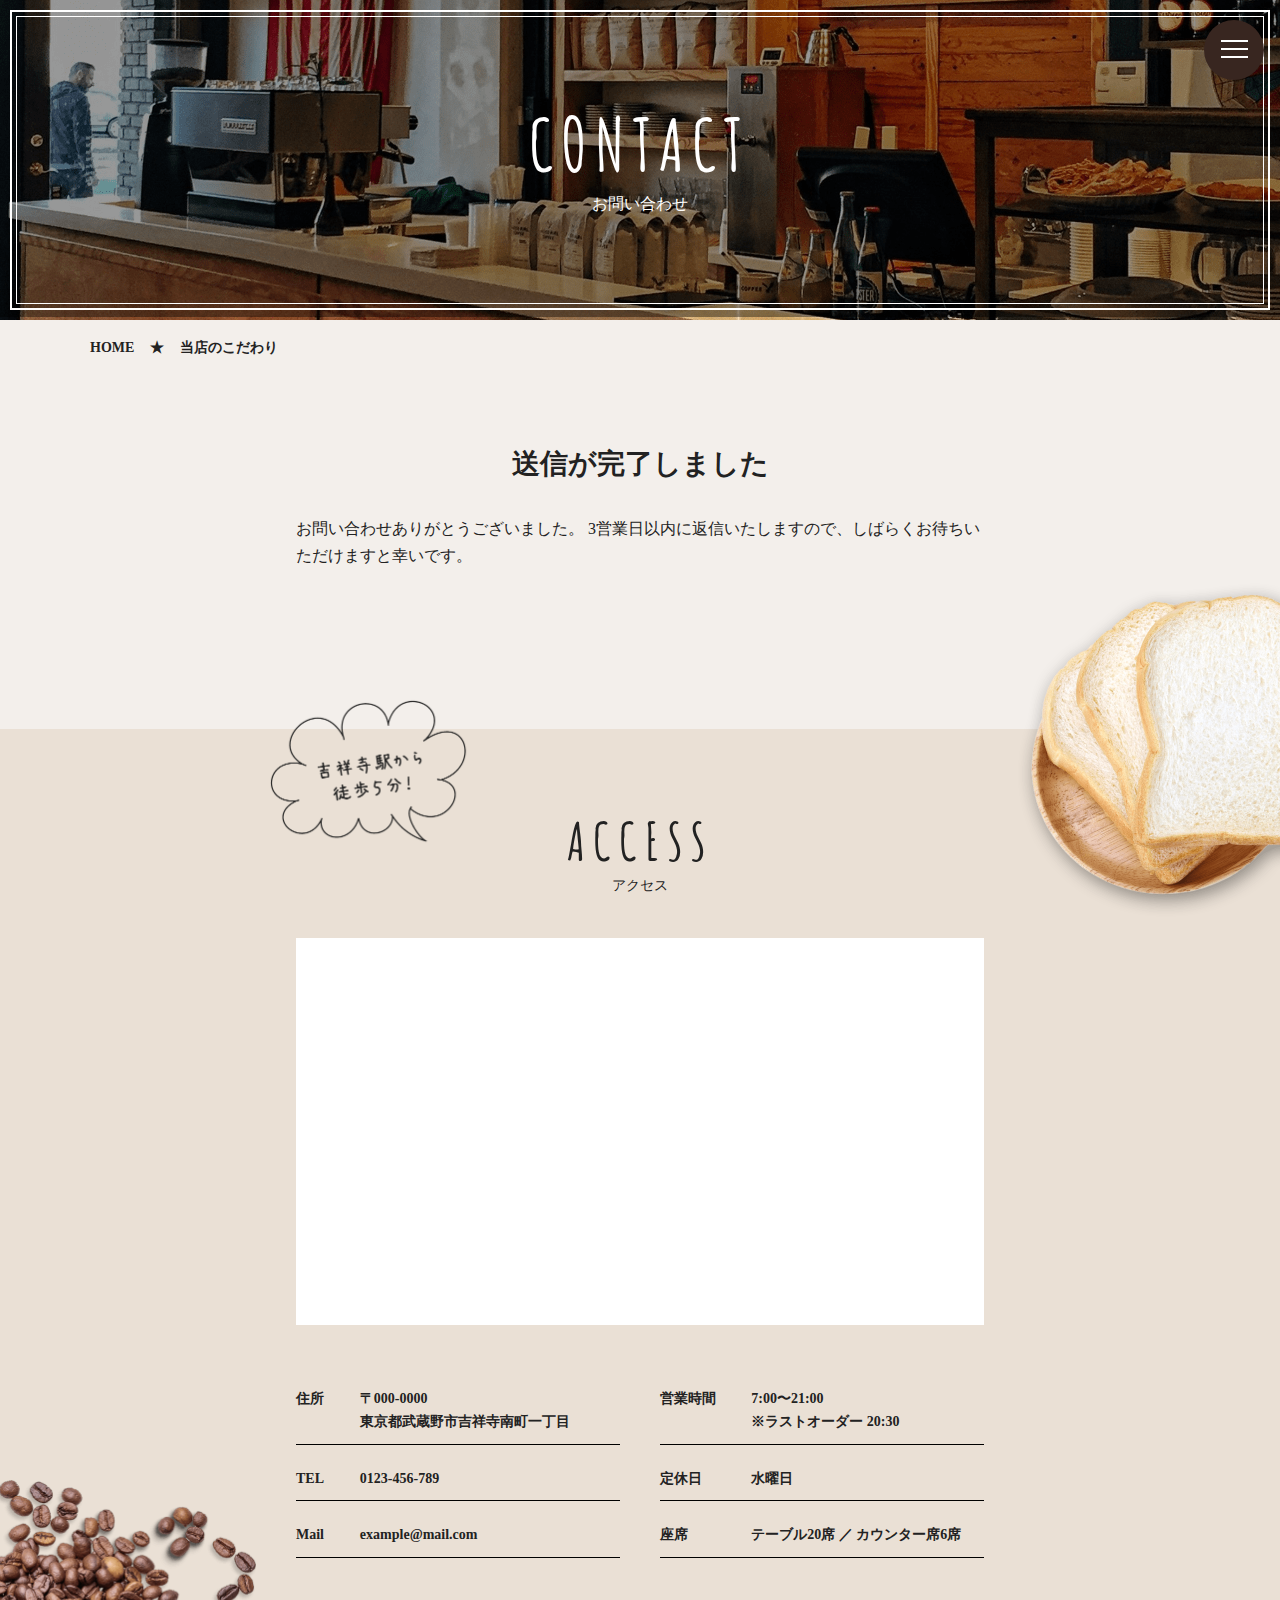
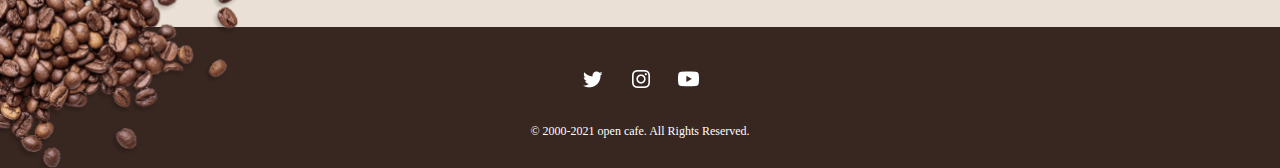
<file: completion.html>
<!DOCTYPE html>
<html lang="ja">

<head>
    <meta charset="UTF-8">
    <meta http-equiv="X-UA-Compatible" content="IE=edge">
    <meta name="viewport" content="width=device-width, initial-scale=1.0">

    <title>(completion)Coffee Shop</title>
    <meta name="description" content="">

    <meta property="og:title" content="menu Coffee Shop">
    <meta property="og:type" content="website">
    <meta property="og:url" content="https://example.com/">
    <!--<meta property="og:image" content="https://example.com/img/ogp.png">-->
    <meta property="og:site_name" content="Coffee Shop">
    <meta property="og:description" content="">
    <meta name="twitter:card" content="summary_large_image">
    <link rel="preconnect" href="https://fonts.googleapis.com">
    <link rel="preconnect" href="https://fonts.gstatic.com" crossorigin>
    <link
        href="https://fonts.googleapis.com/css2?family=Amatic+SC:wght@400;700&family=Damion&family=Patua+One&display=swap"
        rel="stylesheet">
    <link rel="preconnect" href="https://fonts.googleapis.com">
    <link rel="preconnect" href="https://fonts.gstatic.com" crossorigin>
    <link href="https://fonts.googleapis.com/css2?family=Amatic+SC:wght@400;700&family=Damion&display=swap"
        rel="stylesheet">
    <link rel="preconnect" href="https://fonts.googleapis.com">
    <link rel="preconnect" href="https://fonts.gstatic.com" crossorigin>
    <link href="https://fonts.googleapis.com/css2?family=Amatic+SC:wght@400;700&display=swap" rel="stylesheet">
    <link rel="stylesheet" href="https://cdnjs.cloudflare.com/ajax/libs/font-awesome/5.8.2/css/all.min.css">
    <link rel="stylesheet" href="https://cdn.jsdelivr.net/npm/swiper@9/swiper-bundle.min.css" />
    <link rel="stylesheet" href="./css/reset.css">
    <link rel="stylesheet" href="./css/style.css">

</head>

<body>


    <div class="drawer__icon">
        <div class="drawer__icon-maru">
            <div class="drawer__icon-bars">
                <div class="drawer__icon-bar1"></div>
                <div class="drawer__icon-bar2"></div>
                <div class="drawer__icon-bar3"></div>
            </div>
        </div>
    </div>


    <div class="drawer__content">

        <div class="drawer__logo">
            <img src="img/logo_light@2x-min.png" alt="">
        </div>

        <div class="drawer__content-items">
            <div class="drawer__content-item">
                <a class="drawer__content-item-a" href="">
                    TOP<span class="drawer__content-item-span">／&emsp;トップ</span></a></div>
            <div class="drawer__content-item"><a class="drawer__content-item-a" href="">
                    CONCEPT<span class="drawer__content-item-span">／&emsp;コンセプト</span></a></div>
            <div class="drawer__content-item"><a class="drawer__content-item-a" href="">
                    MENU<span class="drawer__content-item-span">／&emsp;メニュー</span></a></div>
            <div class="drawer__content-item"><a class="drawer__content-item-a" href="">
                    NEWS<span class="drawer__content-item-span">／&emsp;お知らせ</span></a></div>
            <div class="drawer__content-item"><a class="drawer__content-item-a" href="">
                    SHOP<span class="drawer__content-item-span">／&emsp;店舗情報</span></a></div>
            <div class="drawer__content-item"><a class="drawer__content-item-a" href="">
                    GIFT<span class="drawer__content-item-span">／&emsp;ギフト・贈り物</span></a></div>
            <div class="drawer__content-item"><a class="drawer__content-item-a" href="">
                    CONTACT<span class="drawer__content-item-span">／&emsp;お問い合わせ</span></a></div>

            <ul class="drawer__sns-icons">
                <li class="drawer__sns-icon"><a href="/"><img src="img/icon_twitter-light@2x-min.png" alt="twitter"></a>
                </li>
                <li class="drawer__sns-icon"><a href="/"><img src="img/icon_instagram-light@2x-min.png"
                            alt="instagram"></a></li>
                <li class="drawer__sns-icon"><a href="/"><img src="img/icon_youtube-light@2x-min.png" alt="youtube"></a>
                </li>
            </ul>
        </div>

    </div>



    <div class="drawer__background"></div>


    <div class="top top__contact">
        <div class="top__filter">
            <div class="top__border1">
                <div class="top__border2"></div>
            </div>

            <div class="top__title">
                <h1 class="top__h1">CONTACT</h1>
                <p class="top__sub">お問い合わせ</p>
            </div>
        </div>
    </div>







    <div class="Bread-crumb inner">
        <a class="Bread-crumb__tag" href="">HOME</a><span class="Bread-crumb__span">★</span><a class="Bread-crumb__tag"
            href="">当店のこだわり</a>
    </div>

<div class="completion__container sp-inner">
<h2 class="completion__text1">送信が完了しました</h2>
<p class="completion__text2">お問い合わせありがとうございました。 3営業日以内に返信いたしますので、しばらくお待ちいただけますと幸いです。</p>
</div>

    <section class="access">

        <div class="access__bread"><img class="access__bread-img" src="/img/bg_bread@2x-min.png" alt=""></div>


        <div class="access__speech"><img src="img/img_balloon-access@2x-min.png" alt=""></div>

        <div class="access__title">
            <h1 class="title">ACCESS</h1>
            <p class="sub-title">アクセス</p>
        </div>
        <div class="access__container sp-inner">
            <div class="access__map"><iframe
                    src="https://www.google.com/maps/embed?pb=!1m18!1m12!1m3!1d12959.749777453204!2d139.5621761697847!3d35.703156969150946!2m3!1f0!2f0!3f0!3m2!1i1024!2i768!4f13.1!3m3!1m2!1s0x6018ee45e33d4305%3A0x770cb37aee4fd5e1!2z5pel5pys44CB5p2x5Lqs6YO95q2m6JS16YeO5biCIOWQieelpeWvug!5e0!3m2!1sja!2sph!4v1678678677404!5m2!1sja!2sph"
                    width="100%" height="367" style="border:0;" allowfullscreen="" loading="lazy"
                    referrerpolicy="no-referrer-when-downgrade"></iframe></div>

            <div class="access__tables">

                <table class="access__table">
                    <tr>
                        <td class="access__td">住所</td>
                        <td class="access__td">〒000-0000<br>東京都武蔵野市吉祥寺南町一丁目</td>
                    </tr>
                    <tr>
                        <td class="access__td">TEL</td>
                        <td class="access__td">0123-456-789</td>
                    </tr>
                    <tr>
                        <td class="access__td">Mail</td>
                        <td class="access__td">example@mail.com</td>
                    </tr>
                </table>
                <table class="access__table">
                    <tr>
                        <td class="access__td">営業時間</td>
                        <td class="access__td">7:00〜21:00<br>※ラストオーダー 20:30</td>
                    </tr>
                    <tr>
                        <td class="access__td">定休日</td>
                        <td class="access__td">水曜日</td>
                    </tr>
                    <tr>
                        <td class="access__td">座席</td>
                        <td class="access__td">テーブル20席 ／ カウンター席6席</td>
                    </tr>
                </table>
            </div>
        </div>

    </section>

    <footer class="footer">
        <div class="footer__beans"><img class="footer__beans-img" src="/img/bg_coffee-beans3-min.png" alt=""></div>

        <div class="footer__bg"></div>
        <ul class="footer__sns">
            <li class="footer__sns-icon"><a href="/"><img src="img/icon_twitter-light@2x-min.png" alt="twitter"></a>
            </li>
            <li class="footer__sns-icon"><a href="/"><img src="img/icon_instagram-light@2x-min.png" alt="instagram"></a>
            </li>
            <li class="footer__sns-icon"><a href="/"><img src="img/icon_youtube-light@2x-min.png" alt="youtube"></a>
            </li>
        </ul>

        <div class="footer__copy">&copy; 2000-2021 open cafe. All Rights Reserved.</div><!-- /copy -->

    </footer>
    <script src="https://ajax.googleapis.com/ajax/libs/jquery/3.6.3/jquery.min.js"></script>
    <script src="https://cdn.jsdelivr.net/npm/swiper@9/swiper-bundle.min.js"></script>
    <script src="/js/script.js"></script>

</body>

</html>
</file>
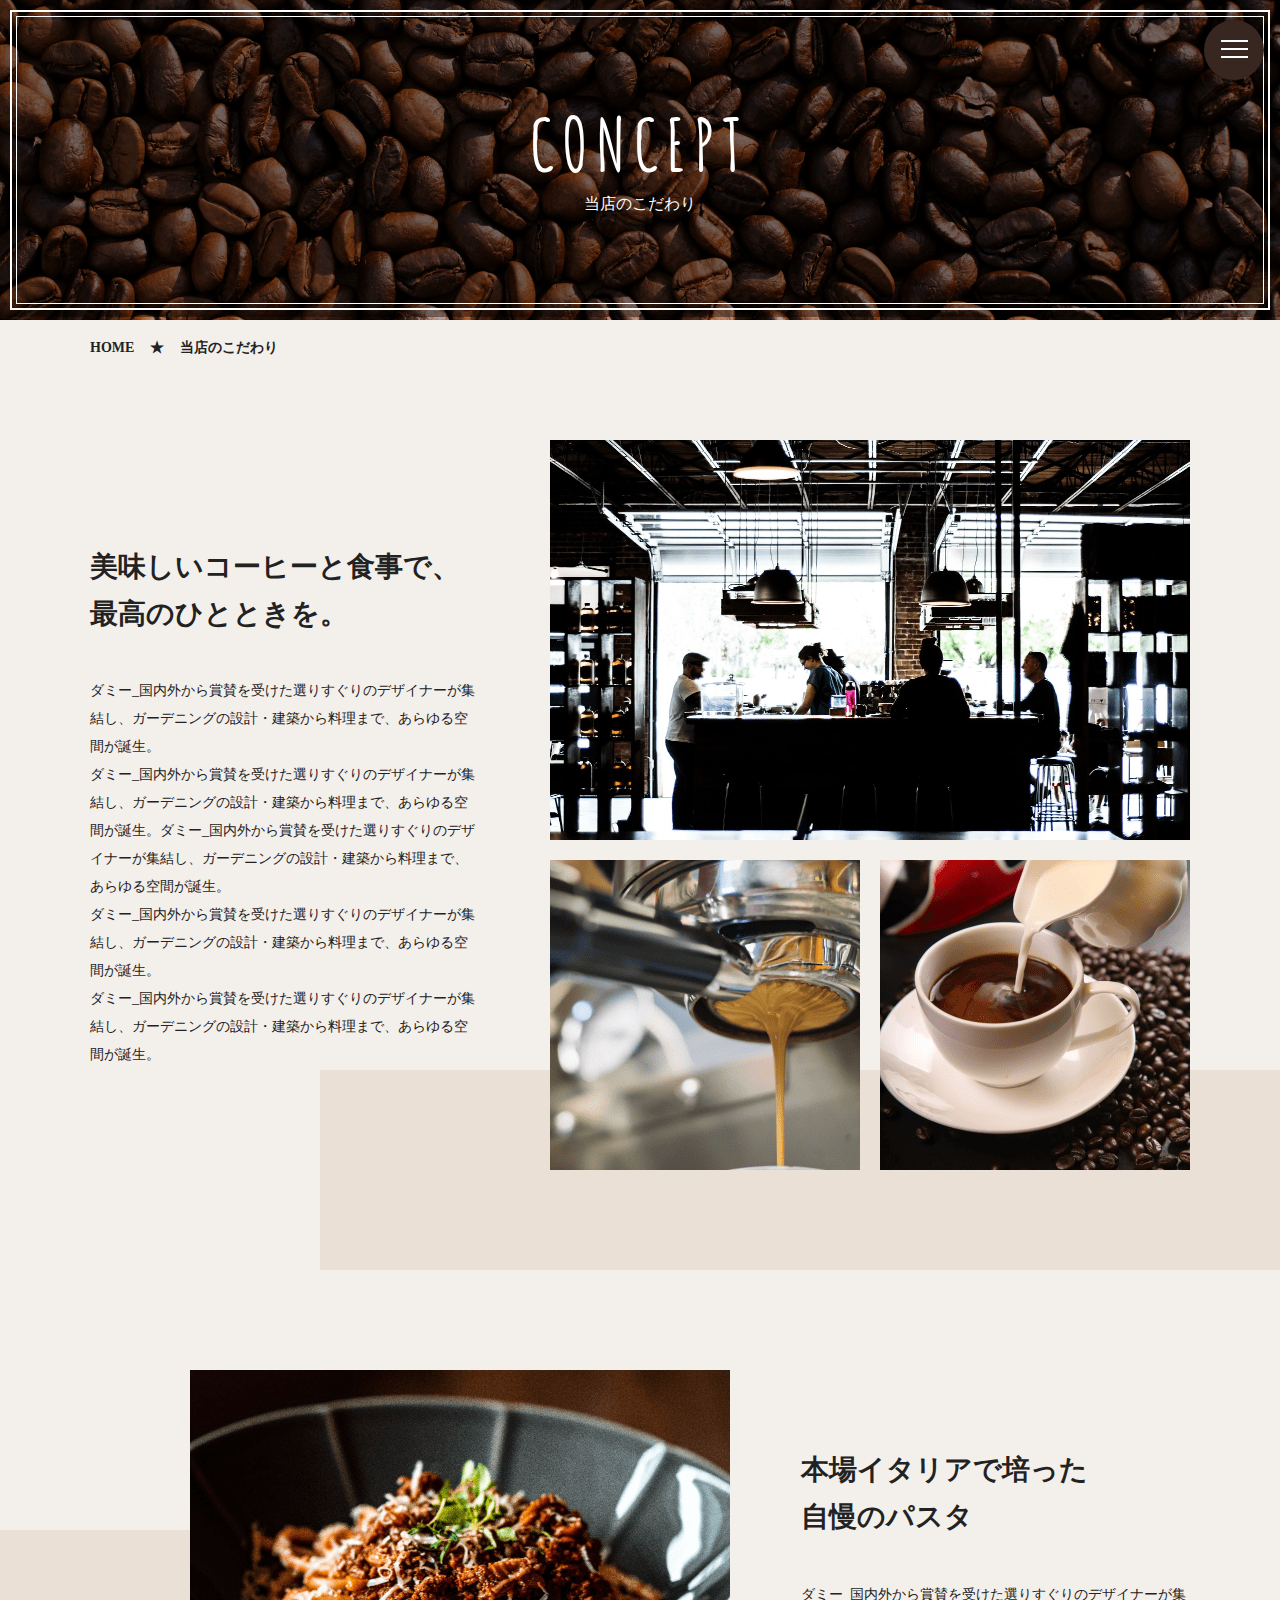
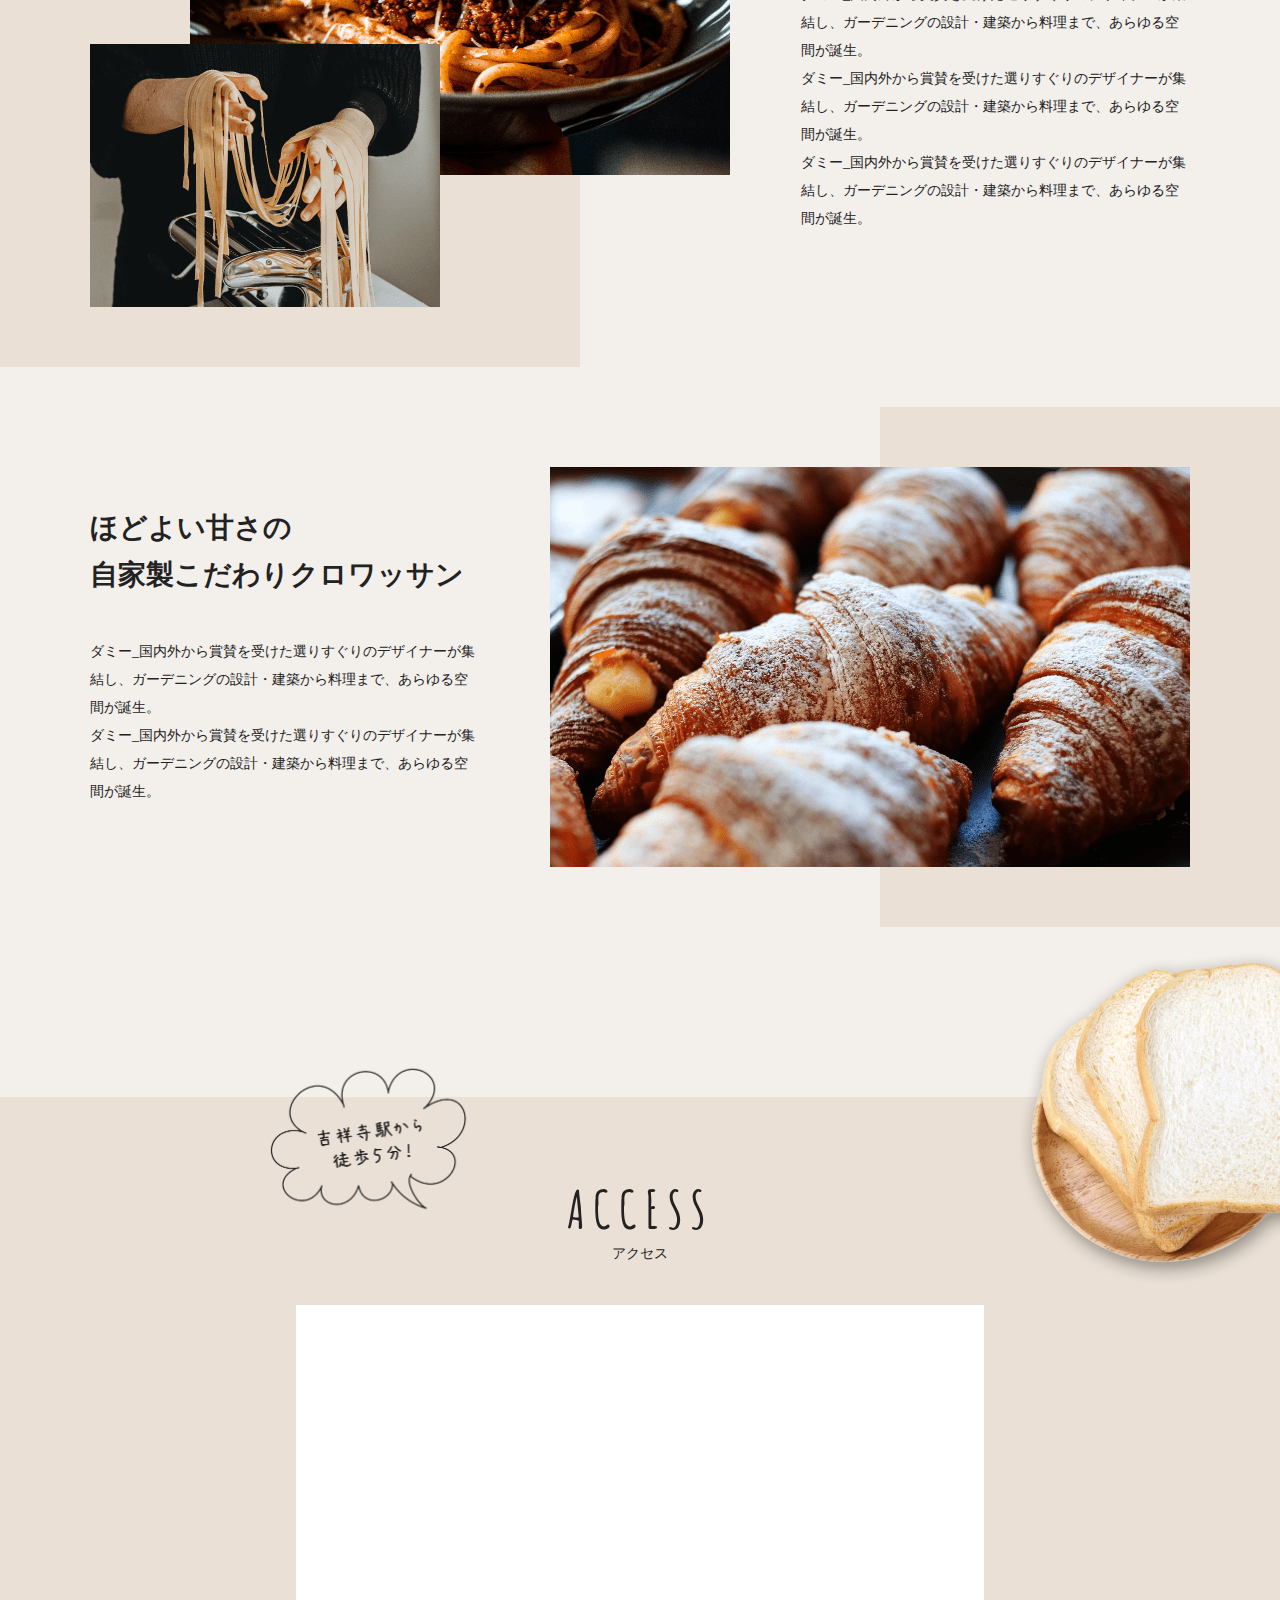
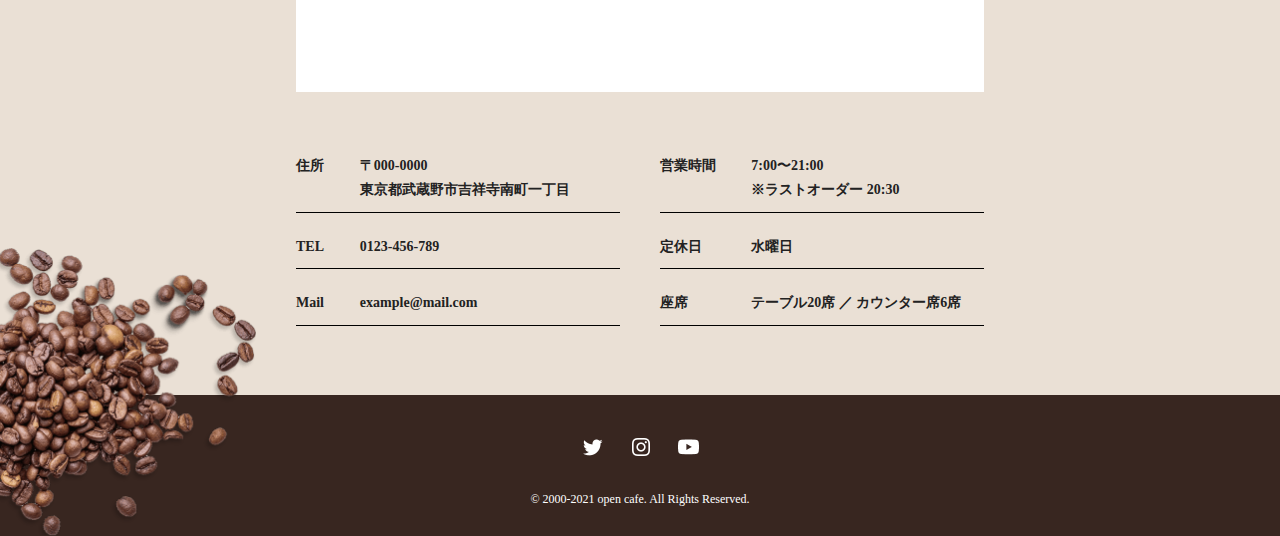
<file: concept.html>
<!DOCTYPE html>
<html lang="ja">

<head>
    <meta charset="UTF-8">
    <meta http-equiv="X-UA-Compatible" content="IE=edge">
    <meta name="viewport" content="width=device-width, initial-scale=1.0">

    <title>(concept) Coffee Shop</title>
    <meta name="description" content="">

    <meta property="og:title" content="Coffee Shop">
    <meta property="og:type" content="website">
    <meta property="og:url" content="https://example.com/">
    <!--<meta property="og:image" content="https://example.com/img/ogp.png">-->
    <meta property="og:site_name" content="Coffee Shop">
    <meta property="og:description" content="">
    <meta name="twitter:card" content="summary_large_image">
    <link rel="preconnect" href="https://fonts.googleapis.com">
    <link rel="preconnect" href="https://fonts.gstatic.com" crossorigin>
    <link
        href="https://fonts.googleapis.com/css2?family=Amatic+SC:wght@400;700&family=Damion&family=Patua+One&display=swap"
        rel="stylesheet">
    <link rel="preconnect" href="https://fonts.googleapis.com">
    <link rel="preconnect" href="https://fonts.gstatic.com" crossorigin>
    <link href="https://fonts.googleapis.com/css2?family=Amatic+SC:wght@400;700&family=Damion&display=swap"
        rel="stylesheet">
    <link rel="preconnect" href="https://fonts.googleapis.com">
    <link rel="preconnect" href="https://fonts.gstatic.com" crossorigin>
    <link href="https://fonts.googleapis.com/css2?family=Amatic+SC:wght@400;700&display=swap" rel="stylesheet">
    <link rel="stylesheet" href="https://cdnjs.cloudflare.com/ajax/libs/font-awesome/5.8.2/css/all.min.css">
<link rel="stylesheet" href="https://cdn.jsdelivr.net/npm/swiper@9/swiper-bundle.min.css" />
    <link rel="stylesheet" href="./css/reset.css">
    <link rel="stylesheet" href="./css/style.css">

</head>

<body>

<div class="drawer__icon">
        <div class="drawer__icon-maru">
            <div class="drawer__icon-bars">
                <div class="drawer__icon-bar1"></div>
                <div class="drawer__icon-bar2"></div>
                <div class="drawer__icon-bar3"></div>
            </div>
        </div>
    </div>


    <div class="drawer__content">

        <div class="drawer__logo">
            <img src="img/logo_light@2x-min.png" alt="">
        </div>

        <div class="drawer__content-items">
            <div class="drawer__content-item">
                <a class="drawer__content-item-a" href="">
                    TOP<span class="drawer__content-item-span">／&emsp;トップ</span></a></div>
            <div class="drawer__content-item"><a class="drawer__content-item-a" href="">
                    CONCEPT<span class="drawer__content-item-span">／&emsp;コンセプト</span></a></div>
            <div class="drawer__content-item"><a class="drawer__content-item-a" href="">
                    MENU<span class="drawer__content-item-span">／&emsp;メニュー</span></a></div>
            <div class="drawer__content-item"><a class="drawer__content-item-a" href="">
                    NEWS<span class="drawer__content-item-span">／&emsp;お知らせ</span></a></div>
            <div class="drawer__content-item"><a class="drawer__content-item-a" href="">
                    SHOP<span class="drawer__content-item-span">／&emsp;店舗情報</span></a></div>
            <div class="drawer__content-item"><a class="drawer__content-item-a" href="">
                    GIFT<span class="drawer__content-item-span">／&emsp;ギフト・贈り物</span></a></div>
            <div class="drawer__content-item"><a class="drawer__content-item-a" href="">
                    CONTACT<span class="drawer__content-item-span">／&emsp;お問い合わせ</span></a></div>

            <ul class="drawer__sns-icons">
                <li class="drawer__sns-icon"><a href="/"><img src="img/icon_twitter-light@2x-min.png" alt="twitter"></a>
                </li>
                <li class="drawer__sns-icon"><a href="/"><img src="img/icon_instagram-light@2x-min.png"
                            alt="instagram"></a></li>
                <li class="drawer__sns-icon"><a href="/"><img src="img/icon_youtube-light@2x-min.png" alt="youtube"></a>
                </li>
            </ul>
        </div>

    </div>



    <div class="drawer__background"></div>


    <div class="top top__concept">
    <div class="top__filter">
        <div class="top__border1">
            <div class="top__border2"></div>
        </div>

        <div class="top__title">
            <h1 class="top__h1">CONCEPT</h1>
            <p class="top__sub">当店のこだわり</p>
        </div>
        </div>
    </div>

   <section class="concept-main">

    <div class="Bread-crumb inner">
    <a class="Bread-crumb__tag" href="">HOME</a><span class="Bread-crumb__span">★</span><a class="Bread-crumb__tag" href="">当店のこだわり</a>
    </div>

    <div class="concept-main__1">
        <div class="concept-main__1-container inner">

    <div class="concept-main__detail sp-inner">
    <h2 class="concept-main__title">美味しいコーヒーと食事で、<br> 最高のひとときを。</h2>
    <p class="concept-main__text">ダミー_国内外から賞賛を受けた選りすぐりのデザイナーが集結し、ガーデニングの設計・建築から料理まで、あらゆる空間が誕生。<br>
        ダミー_国内外から賞賛を受けた選りすぐりのデザイナーが集結し、ガーデニングの設計・建築から料理まで、あらゆる空間が誕生。ダミー_国内外から賞賛を受けた選りすぐりのデザイナーが集結し、ガーデニングの設計・建築から料理まで、あらゆる空間が誕生。<br>
        ダミー_国内外から賞賛を受けた選りすぐりのデザイナーが集結し、ガーデニングの設計・建築から料理まで、あらゆる空間が誕生。<br>
        ダミー_国内外から賞賛を受けた選りすぐりのデザイナーが集結し、ガーデニングの設計・建築から料理まで、あらゆる空間が誕生。</p>
    </div>

    <div class="concept-main__right sp-inner">
        <img src="/img/img_concept1-min.png" alt="">
    </div>

        <div class="concept-main__bg"></div>

        </div><!-- concept-main__1-container -->



    </div><!-- main__1 -->
    <div class="concept-main__2 concept-main__2-inner">
    <div class="concept-main__2-container inner sp-inner">

    <div class="concept-main__left-2">
        <img src="/img/img_concept2-min.png" alt="">
    </div>

     <div class="concept-main__detail-2">
         <h2 class="concept-main__title">本場イタリアで培った<br> 自慢のパスタ</h2>
         <p class="concept-main__text">ダミー_国内外から賞賛を受けた選りすぐりのデザイナーが集結し、ガーデニングの設計・建築から料理まで、あらゆる空間が誕生。<br>
             ダミー_国内外から賞賛を受けた選りすぐりのデザイナーが集結し、ガーデニングの設計・建築から料理まで、あらゆる空間が誕生。<br>
             ダミー_国内外から賞賛を受けた選りすぐりのデザイナーが集結し、ガーデニングの設計・建築から料理まで、あらゆる空間が誕生。</p>
     </div>
     </div>
                                <div class="concept-main__bg-2"></div>
    </div>

      <div class="concept-main__3 concept-main__3-inner">

        <div class="concept-main__3-container inner sp-inner">

        <div class="concept-main__detail-3">
        <h2 class="concept-main__title">ほどよい甘さの<br> 自家製こだわりクロワッサン</h2>
        <p class="concept-main__text">
        ダミー_国内外から賞賛を受けた選りすぐりのデザイナーが集結し、ガーデニングの設計・建築から料理まで、あらゆる空間が誕生。<br>
        ダミー_国内外から賞賛を受けた選りすぐりのデザイナーが集結し、ガーデニングの設計・建築から料理まで、あらゆる空間が誕生。</p>
        </div>

        <div class="concept-main__right-3">
        <img src="/img/img_concept3-min.png" alt="">
        </div>
        </div>

        <div class="concept-main__bg-3"></div>

        </div><!-- main__3 -->

    </section>

     <section class="access">

         <div class="access__bread"><img class="access__bread-img" src="/img/bg_bread@2x-min.png" alt=""></div>


         <div class="access__speech"><img src="img/img_balloon-access@2x-min.png" alt=""></div>

         <div class="access__title">
             <h1 class="title">ACCESS</h1>
             <p class="sub-title">アクセス</p>
         </div>
         <div class="access__container sp-inner">
             <div class="access__map"><iframe
                     src="https://www.google.com/maps/embed?pb=!1m18!1m12!1m3!1d12959.749777453204!2d139.5621761697847!3d35.703156969150946!2m3!1f0!2f0!3f0!3m2!1i1024!2i768!4f13.1!3m3!1m2!1s0x6018ee45e33d4305%3A0x770cb37aee4fd5e1!2z5pel5pys44CB5p2x5Lqs6YO95q2m6JS16YeO5biCIOWQieelpeWvug!5e0!3m2!1sja!2sph!4v1678678677404!5m2!1sja!2sph"
                     width="100%" height="367" style="border:0;" allowfullscreen="" loading="lazy"
                     referrerpolicy="no-referrer-when-downgrade"></iframe></div>

             <div class="access__tables">

                 <table class="access__table">
                     <tr>
                         <td class="access__td">住所</td>
                         <td class="access__td">〒000-0000<br>東京都武蔵野市吉祥寺南町一丁目</td>
                     </tr>
                     <tr>
                         <td class="access__td">TEL</td>
                         <td class="access__td">0123-456-789</td>
                     </tr>
                     <tr>
                         <td class="access__td">Mail</td>
                         <td class="access__td">example@mail.com</td>
                     </tr>
                 </table>
                 <table class="access__table">
                     <tr>
                         <td class="access__td">営業時間</td>
                         <td class="access__td">7:00〜21:00<br>※ラストオーダー 20:30</td>
                     </tr>
                     <tr>
                         <td class="access__td">定休日</td>
                         <td class="access__td">水曜日</td>
                     </tr>
                     <tr>
                         <td class="access__td">座席</td>
                         <td class="access__td">テーブル20席 ／ カウンター席6席</td>
                     </tr>
                 </table>
             </div>
         </div>

     </section>

     <footer class="footer">
         <div class="footer__beans"><img class="footer__beans-img" src="/img/bg_coffee-beans3-min.png" alt=""></div>

         <div class="footer__bg"></div>
         <ul class="footer__sns">
             <li class="footer__sns-icon"><a href="/"><img src="img/icon_twitter-light@2x-min.png" alt="twitter"></a>
             </li>
             <li class="footer__sns-icon"><a href="/"><img src="img/icon_instagram-light@2x-min.png"
                         alt="instagram"></a></li>
             <li class="footer__sns-icon"><a href="/"><img src="img/icon_youtube-light@2x-min.png" alt="youtube"></a>
             </li>
         </ul>

         <div class="footer__copy">&copy; 2000-2021 open cafe. All Rights Reserved.</div><!-- /copy -->

     </footer>
     <script src="https://ajax.googleapis.com/ajax/libs/jquery/3.6.3/jquery.min.js"></script>
     <script src="https://cdn.jsdelivr.net/npm/swiper@9/swiper-bundle.min.js"></script>
     <script src="/js/script.js"></script>


    </body>

    </html>
</file>
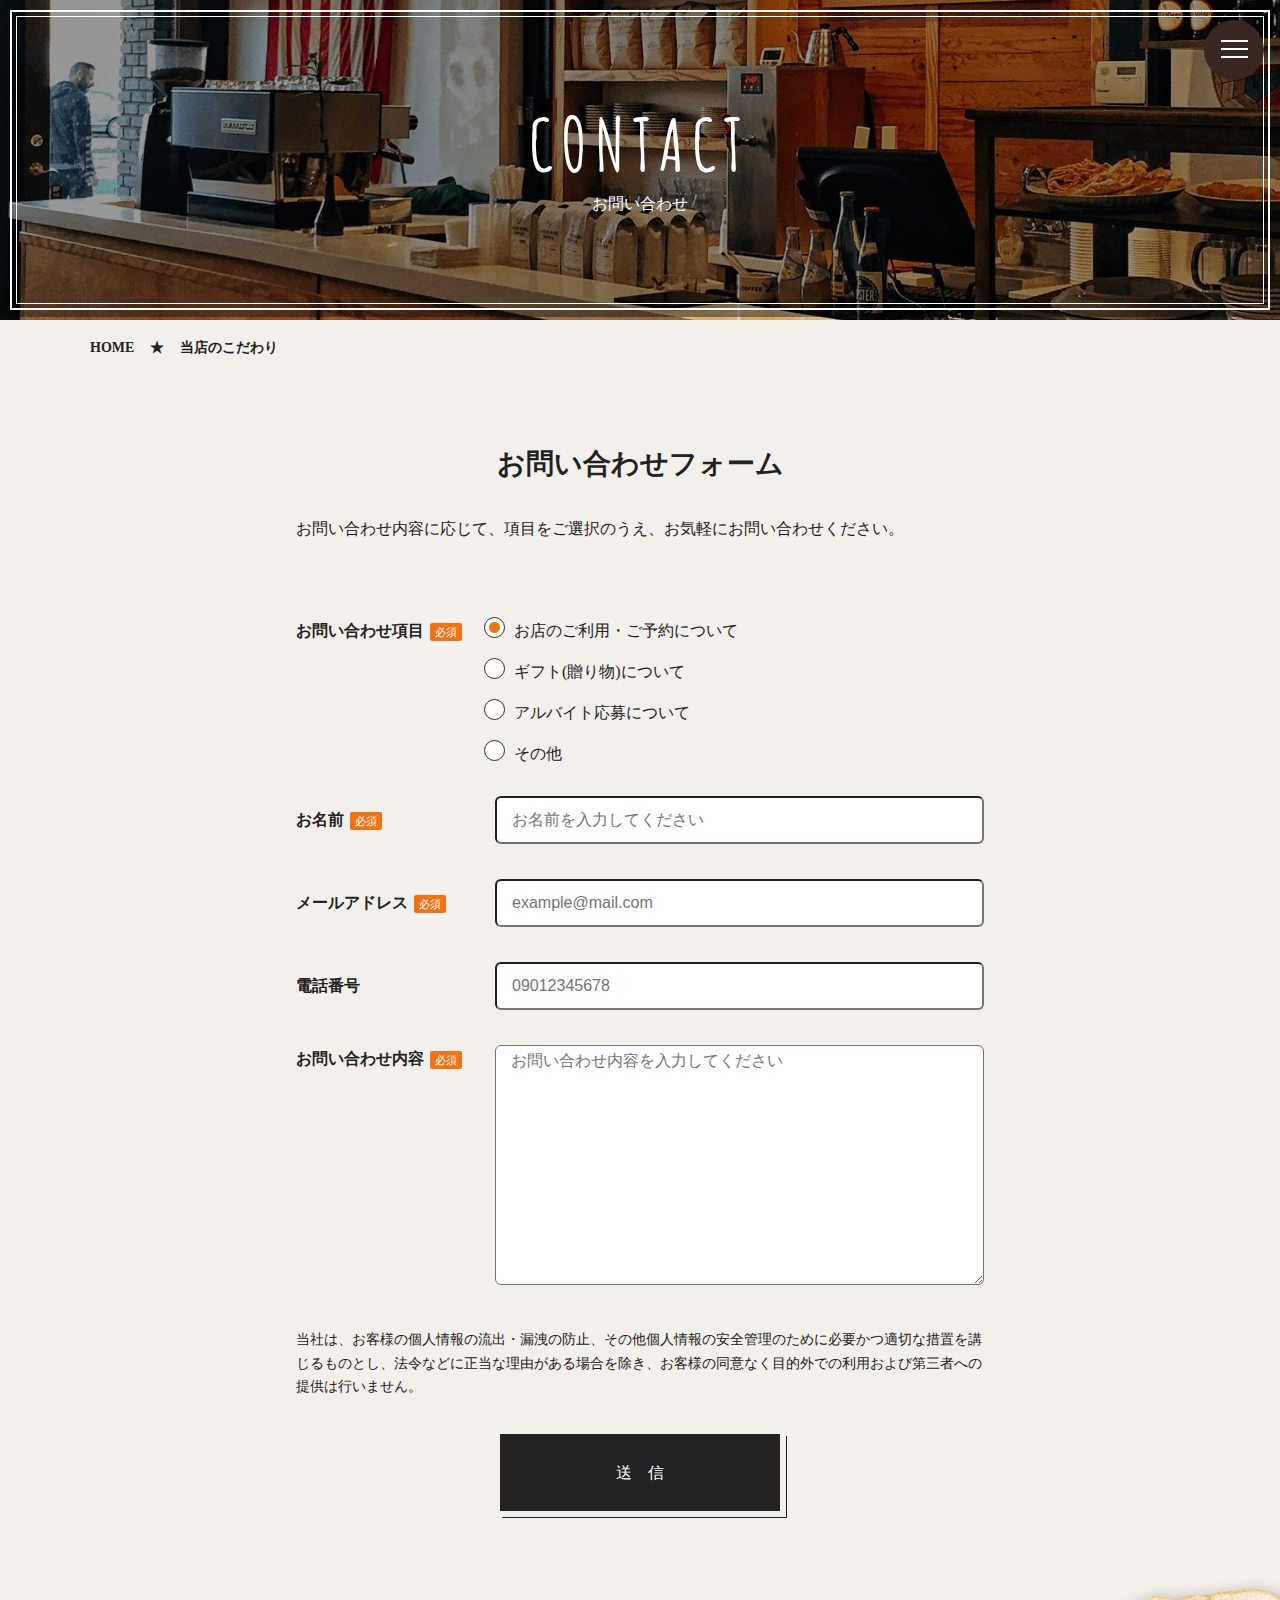
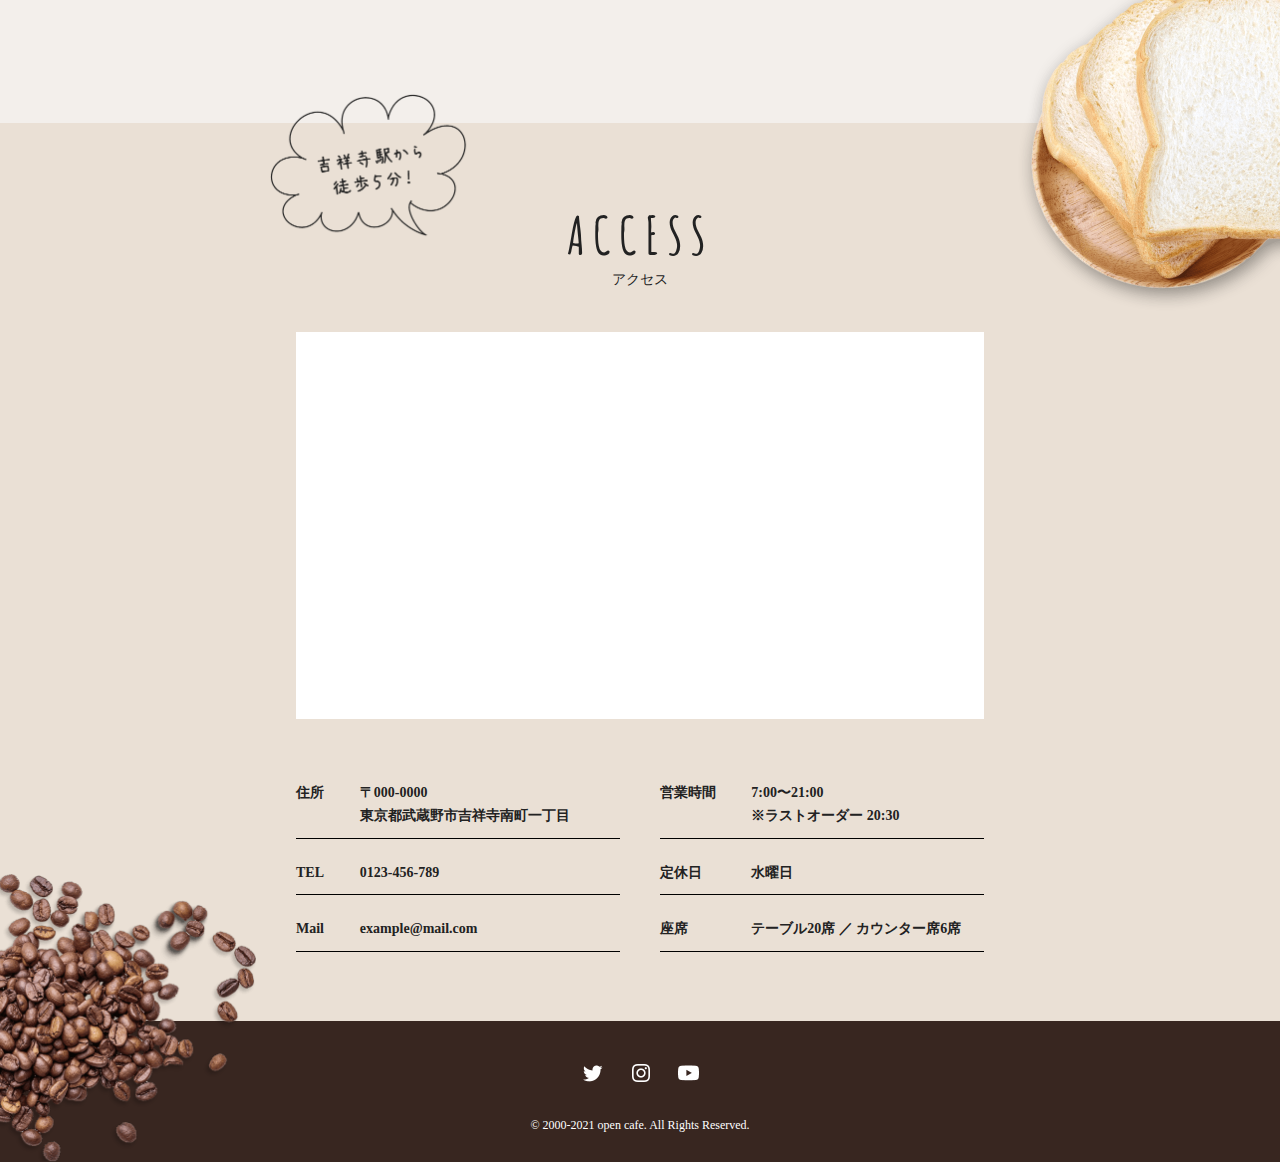
<file: contact.html>
<!DOCTYPE html>
<html lang="ja">

<head>
    <meta charset="UTF-8">
    <meta http-equiv="X-UA-Compatible" content="IE=edge">
    <meta name="viewport" content="width=device-width, initial-scale=1.0">

    <title>(contact)Coffee Shop</title>
    <meta name="description" content="">

    <meta property="og:title" content="menu Coffee Shop">
    <meta property="og:type" content="website">
    <meta property="og:url" content="https://example.com/">
    <!--<meta property="og:image" content="https://example.com/img/ogp.png">-->
    <meta property="og:site_name" content="Coffee Shop">
    <meta property="og:description" content="">
    <meta name="twitter:card" content="summary_large_image">
    <link rel="preconnect" href="https://fonts.googleapis.com">
    <link rel="preconnect" href="https://fonts.gstatic.com" crossorigin>
    <link
        href="https://fonts.googleapis.com/css2?family=Amatic+SC:wght@400;700&family=Damion&family=Patua+One&display=swap"
        rel="stylesheet">
    <link rel="preconnect" href="https://fonts.googleapis.com">
    <link rel="preconnect" href="https://fonts.gstatic.com" crossorigin>
    <link href="https://fonts.googleapis.com/css2?family=Amatic+SC:wght@400;700&family=Damion&display=swap"
        rel="stylesheet">
    <link rel="preconnect" href="https://fonts.googleapis.com">
    <link rel="preconnect" href="https://fonts.gstatic.com" crossorigin>
    <link href="https://fonts.googleapis.com/css2?family=Amatic+SC:wght@400;700&display=swap" rel="stylesheet">
    <link rel="stylesheet" href="https://cdnjs.cloudflare.com/ajax/libs/font-awesome/5.8.2/css/all.min.css">
<link rel="stylesheet" href="https://cdn.jsdelivr.net/npm/swiper@9/swiper-bundle.min.css" />
<link rel="stylesheet" href="./css/reset.css">
    <link rel="stylesheet" href="./css/style.css">

</head>

<body>


    <div class="drawer__icon">
        <div class="drawer__icon-maru">
            <div class="drawer__icon-bars">
                <div class="drawer__icon-bar1"></div>
                <div class="drawer__icon-bar2"></div>
                <div class="drawer__icon-bar3"></div>
            </div>
        </div>
    </div>


    <div class="drawer__content">

        <div class="drawer__logo">
            <img src="img/logo_light@2x-min.png" alt="">
        </div>

        <div class="drawer__content-items">
            <div class="drawer__content-item">
                <a class="drawer__content-item-a" href="">
                    TOP<span class="drawer__content-item-span">／&emsp;トップ</span></a></div>
            <div class="drawer__content-item"><a class="drawer__content-item-a" href="">
                    CONCEPT<span class="drawer__content-item-span">／&emsp;コンセプト</span></a></div>
            <div class="drawer__content-item"><a class="drawer__content-item-a" href="">
                    MENU<span class="drawer__content-item-span">／&emsp;メニュー</span></a></div>
            <div class="drawer__content-item"><a class="drawer__content-item-a" href="">
                    NEWS<span class="drawer__content-item-span">／&emsp;お知らせ</span></a></div>
            <div class="drawer__content-item"><a class="drawer__content-item-a" href="">
                    SHOP<span class="drawer__content-item-span">／&emsp;店舗情報</span></a></div>
            <div class="drawer__content-item"><a class="drawer__content-item-a" href="">
                    GIFT<span class="drawer__content-item-span">／&emsp;ギフト・贈り物</span></a></div>
            <div class="drawer__content-item"><a class="drawer__content-item-a" href="">
                    CONTACT<span class="drawer__content-item-span">／&emsp;お問い合わせ</span></a></div>

            <ul class="drawer__sns-icons">
                <li class="drawer__sns-icon"><a href="/"><img src="img/icon_twitter-light@2x-min.png" alt="twitter"></a>
                </li>
                <li class="drawer__sns-icon"><a href="/"><img src="img/icon_instagram-light@2x-min.png"
                            alt="instagram"></a></li>
                <li class="drawer__sns-icon"><a href="/"><img src="img/icon_youtube-light@2x-min.png" alt="youtube"></a>
                </li>
            </ul>
        </div>

    </div>



    <div class="drawer__background"></div>


    <div class="top top__contact">
        <div class="top__filter">
            <div class="top__border1">
                <div class="top__border2"></div>
            </div>

            <div class="top__title">
                <h1 class="top__h1">CONTACT</h1>
                <p class="top__sub">お問い合わせ</p>
            </div>
        </div>
    </div>







    <div class="Bread-crumb inner">
        <a class="Bread-crumb__tag" href="">HOME</a><span class="Bread-crumb__span">★</span><a class="Bread-crumb__tag"
            href="">当店のこだわり</a>
    </div>

    <div class="contact-page__form">
        <h2 class="contact-page__title">お問い合わせフォーム</h2>
        <div class="contact-page__form-box sp-inner">
        <p class="contact-page__text">お問い合わせ内容に応じて、項目をご選択のうえ、お気軽にお問い合わせください。</p>

        <dl class="contact-page__form-container">

<div class="contact-page__radio">
    <div class="contact-page__category-title">
    <dt class="contact-page__category">
        <label for="category">お問い合わせ項目</label>
    </dt>
    </div>
    <div class="contact-page__category-item">
    <dd class="contact-page__radio-btn"><input type="radio" name="fruits" checked><label> お店のご利用・ご予約について</label></dd>
    <dd class="contact-page__radio-btn"><input type="radio" name="fruits" ><label>ギフト(贈り物)について</label></dd>
    <dd class="contact-page__radio-btn"><input type="radio" name="fruits" ><label>アルバイト応募について</label></dd>
    <dd class="contact-page__radio-btn"><input type="radio" name="fruits" ><label>その他</label></dd>
    </div>
</div>

            <div class="contact-page__item">
            <dt class="contact-page__name">
            <label for="name">お名前</label>
            </dt>
            <dd><input class="contact-page__input" type="text" id="name" placeholder="お名前を入力してください"></dd>
            </div>

            <div class="contact-page__item">
            <dt class="contact-page__email">
            <label for="email">メールアドレス</label>
            </dt>
            <dd><input class="contact-page__input" type="text" id="email" placeholder="example@mail.com"></dd>
            </div>

            <div class="contact-page__item">
            <dt class="contact-page__phone">
            <label for="phone">電話番号</label>
            </dt>
            <dd><input class="contact-page__input" type="text" id="phone" placeholder="09012345678"></dd>
            </div>
            <div class="contact-page__content-item">
            <dt class="contact-page__content">
            <label for="content">お問い合わせ内容</label>
            </dt>
            <dd><textarea class="contact-page__textarea" name="content" id="content"
                    placeholder="お問い合わせ内容を入力してください"></textarea></dd>
            </div>

            <p class="contact-page__text-2">
                当社は、お客様の個人情報の流出・漏洩の防止、その他個人情報の安全管理のために必要かつ適切な措置を講じるものとし、法令などに正当な理由がある場合を除き、お客様の同意なく目的外での利用および第三者への提供は行いません。
            </p>
            <div class="contact-page__submit">
            <button class="contact-page__button" type="submit">送　信</button>
            </div>
        </dl>

    </div>
    </div>



      <section class="access">

          <div class="access__bread"><img class="access__bread-img" src="/img/bg_bread@2x-min.png" alt=""></div>


          <div class="access__speech"><img src="img/img_balloon-access@2x-min.png" alt=""></div>

          <div class="access__title">
              <h1 class="title">ACCESS</h1>
              <p class="sub-title">アクセス</p>
          </div>
          <div class="access__container sp-inner">
              <div class="access__map"><iframe
                      src="https://www.google.com/maps/embed?pb=!1m18!1m12!1m3!1d12959.749777453204!2d139.5621761697847!3d35.703156969150946!2m3!1f0!2f0!3f0!3m2!1i1024!2i768!4f13.1!3m3!1m2!1s0x6018ee45e33d4305%3A0x770cb37aee4fd5e1!2z5pel5pys44CB5p2x5Lqs6YO95q2m6JS16YeO5biCIOWQieelpeWvug!5e0!3m2!1sja!2sph!4v1678678677404!5m2!1sja!2sph"
                      width="100%" height="367" style="border:0;" allowfullscreen="" loading="lazy"
                      referrerpolicy="no-referrer-when-downgrade"></iframe></div>

              <div class="access__tables">

                  <table class="access__table">
                      <tr>
                          <td class="access__td">住所</td>
                          <td class="access__td">〒000-0000<br>東京都武蔵野市吉祥寺南町一丁目</td>
                      </tr>
                      <tr>
                          <td class="access__td">TEL</td>
                          <td class="access__td">0123-456-789</td>
                      </tr>
                      <tr>
                          <td class="access__td">Mail</td>
                          <td class="access__td">example@mail.com</td>
                      </tr>
                  </table>
                  <table class="access__table">
                      <tr>
                          <td class="access__td">営業時間</td>
                          <td class="access__td">7:00〜21:00<br>※ラストオーダー 20:30</td>
                      </tr>
                      <tr>
                          <td class="access__td">定休日</td>
                          <td class="access__td">水曜日</td>
                      </tr>
                      <tr>
                          <td class="access__td">座席</td>
                          <td class="access__td">テーブル20席 ／ カウンター席6席</td>
                      </tr>
                  </table>
              </div>
          </div>

      </section>

      <footer class="footer">
          <div class="footer__beans"><img class="footer__beans-img" src="/img/bg_coffee-beans3-min.png" alt=""></div>

          <div class="footer__bg"></div>
          <ul class="footer__sns">
              <li class="footer__sns-icon"><a href="/"><img src="img/icon_twitter-light@2x-min.png" alt="twitter"></a>
              </li>
              <li class="footer__sns-icon"><a href="/"><img src="img/icon_instagram-light@2x-min.png"
                          alt="instagram"></a></li>
              <li class="footer__sns-icon"><a href="/"><img src="img/icon_youtube-light@2x-min.png" alt="youtube"></a>
              </li>
          </ul>

          <div class="footer__copy">&copy; 2000-2021 open cafe. All Rights Reserved.</div><!-- /copy -->

      </footer>
      <script src="https://ajax.googleapis.com/ajax/libs/jquery/3.6.3/jquery.min.js"></script>
      <script src="https://cdn.jsdelivr.net/npm/swiper@9/swiper-bundle.min.js"></script>
      <script src="/js/script.js"></script>

</body>

</html>
</file>
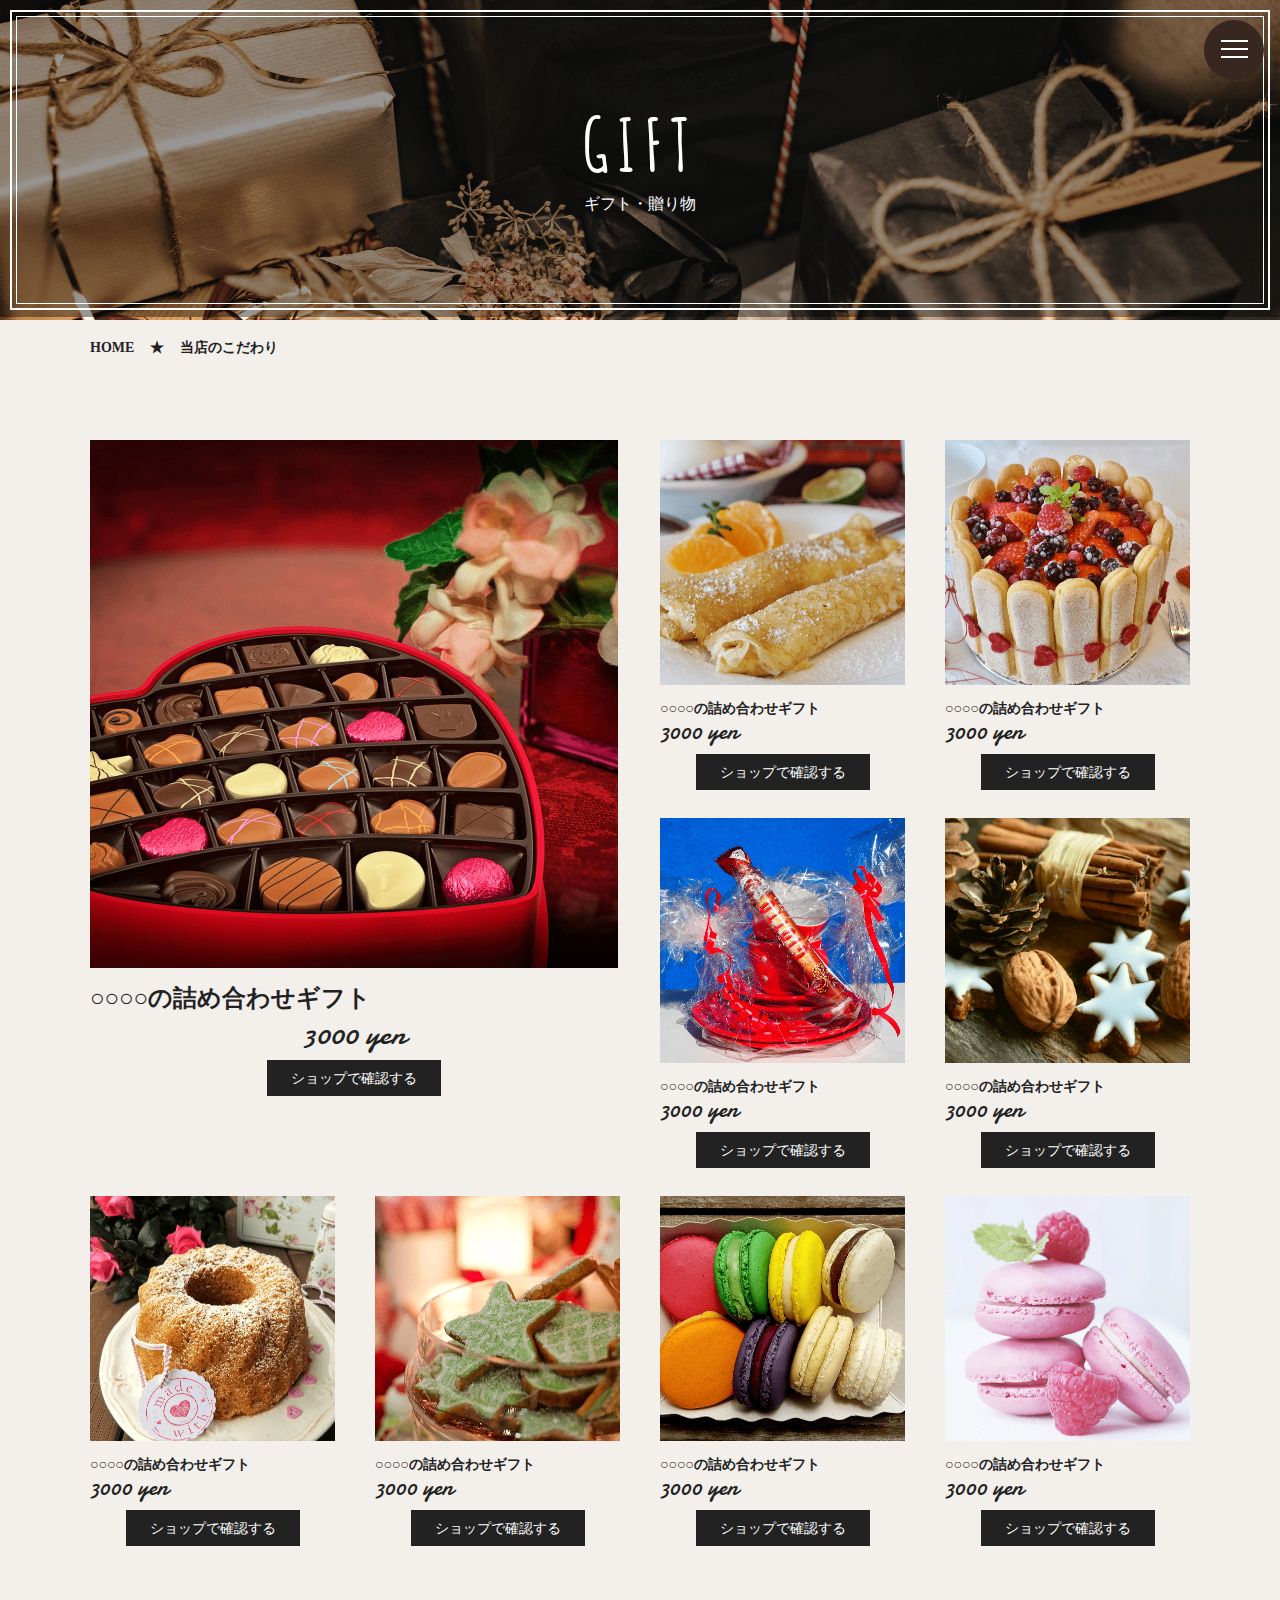
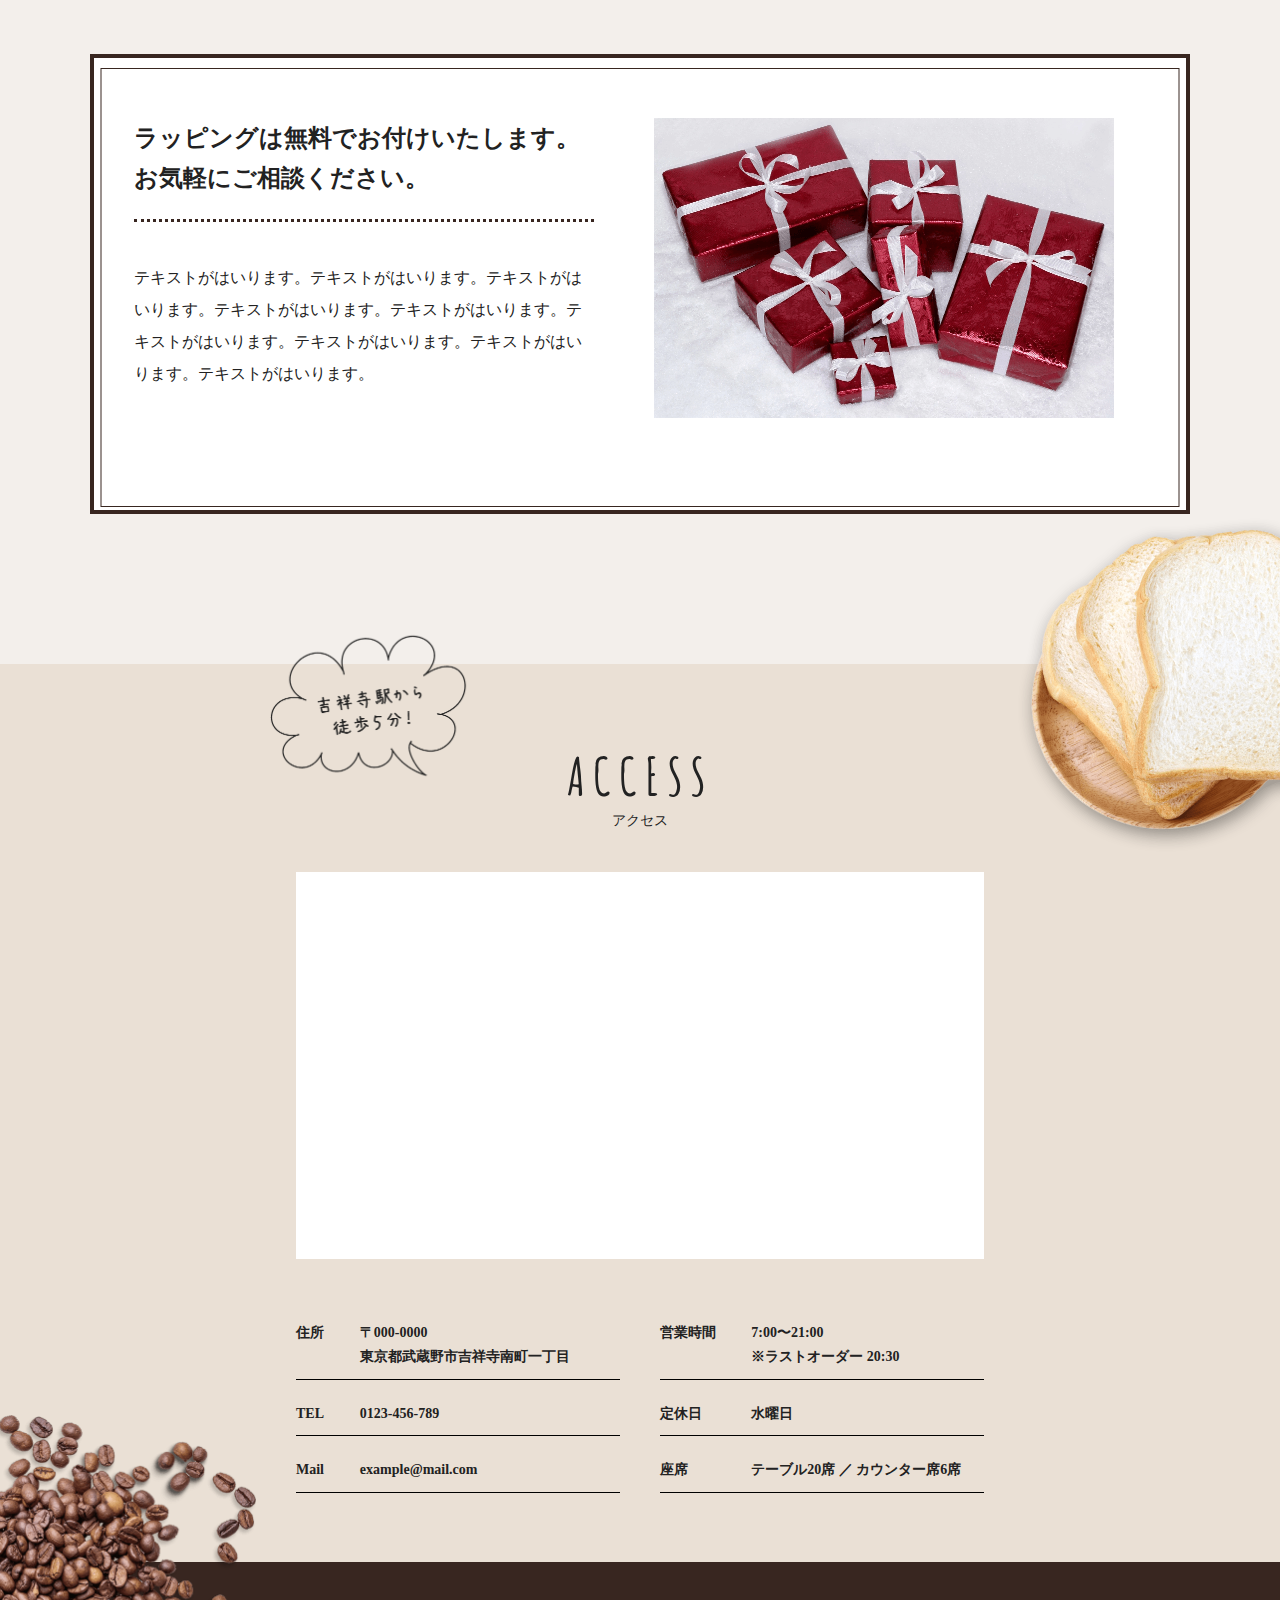
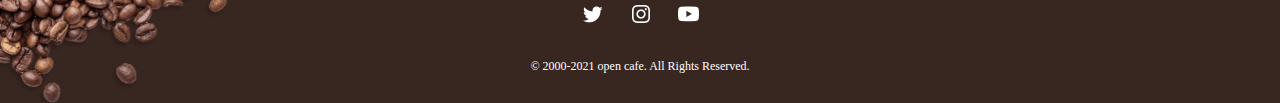
<file: gift.html>
<!DOCTYPE html>
<html lang="ja">

<head>
    <meta charset="UTF-8">
    <meta http-equiv="X-UA-Compatible" content="IE=edge">
    <meta name="viewport" content="width=device-width, initial-scale=1.0">

    <title>(gift)Coffee Shop concept</title>
    <meta name="description" content="">

    <meta property="og:title" content="menu Coffee Shop">
    <meta property="og:type" content="website">
    <meta property="og:url" content="https://example.com/">
    <!--<meta property="og:image" content="https://example.com/img/ogp.png">-->
    <meta property="og:site_name" content="Coffee Shop">
    <meta property="og:description" content="">
    <meta name="twitter:card" content="summary_large_image">
    <link rel="preconnect" href="https://fonts.googleapis.com">
    <link rel="preconnect" href="https://fonts.gstatic.com" crossorigin>
    <link
        href="https://fonts.googleapis.com/css2?family=Amatic+SC:wght@400;700&family=Damion&family=Patua+One&display=swap"
        rel="stylesheet">
    <link rel="preconnect" href="https://fonts.googleapis.com">
    <link rel="preconnect" href="https://fonts.gstatic.com" crossorigin>
    <link href="https://fonts.googleapis.com/css2?family=Amatic+SC:wght@400;700&family=Damion&display=swap"
        rel="stylesheet">
    <link rel="preconnect" href="https://fonts.googleapis.com">
    <link rel="preconnect" href="https://fonts.gstatic.com" crossorigin>
    <link href="https://fonts.googleapis.com/css2?family=Amatic+SC:wght@400;700&display=swap" rel="stylesheet">
    <link rel="stylesheet" href="https://cdnjs.cloudflare.com/ajax/libs/font-awesome/5.8.2/css/all.min.css">
    <link rel="stylesheet" href="./css/reset.css">
    <link rel="stylesheet" href="./css/style.css">

</head>

<body>

                              <div class="drawer__icon">
                                  <div class="drawer__icon-maru">
                                      <div class="drawer__icon-bars">
                                          <div class="drawer__icon-bar1"></div>
                                          <div class="drawer__icon-bar2"></div>
                                          <div class="drawer__icon-bar3"></div>
                                      </div>
                                  </div>
                              </div>


                              <div class="drawer__content">

                                  <div class="drawer__logo">
                                      <img src="img/logo_light@2x-min.png" alt="">
                                  </div>

                                  <div class="drawer__content-items">
                                      <div class="drawer__content-item">
                                          <a class="drawer__content-item-a" href="">
                                              TOP<span class="drawer__content-item-span">／&emsp;トップ</span></a></div>
                                      <div class="drawer__content-item"><a class="drawer__content-item-a" href="">
                                              CONCEPT<span class="drawer__content-item-span">／&emsp;コンセプト</span></a>
                                      </div>
                                      <div class="drawer__content-item"><a class="drawer__content-item-a" href="">
                                              MENU<span class="drawer__content-item-span">／&emsp;メニュー</span></a></div>
                                      <div class="drawer__content-item"><a class="drawer__content-item-a" href="">
                                              NEWS<span class="drawer__content-item-span">／&emsp;お知らせ</span></a></div>
                                      <div class="drawer__content-item"><a class="drawer__content-item-a" href="">
                                              SHOP<span class="drawer__content-item-span">／&emsp;店舗情報</span></a></div>
                                      <div class="drawer__content-item"><a class="drawer__content-item-a" href="">
                                              GIFT<span class="drawer__content-item-span">／&emsp;ギフト・贈り物</span></a>
                                      </div>
                                      <div class="drawer__content-item"><a class="drawer__content-item-a" href="">
                                              CONTACT<span class="drawer__content-item-span">／&emsp;お問い合わせ</span></a>
                                      </div>

                                      <ul class="drawer__sns-icons">
                                          <li class="drawer__sns-icon"><a href="/"><img
                                                      src="img/icon_twitter-light@2x-min.png" alt="twitter"></a></li>
                                          <li class="drawer__sns-icon"><a href="/"><img
                                                      src="img/icon_instagram-light@2x-min.png" alt="instagram"></a>
                                          </li>
                                          <li class="drawer__sns-icon"><a href="/"><img
                                                      src="img/icon_youtube-light@2x-min.png" alt="youtube"></a></li>
                                      </ul>
                                  </div>

                              </div>



                              <div class="drawer__background"></div>


    <div class="top top__gift">
        <div class="top__filter">
            <div class="top__border1">
                <div class="top__border2"></div>
            </div>

            <div class="top__title">
                <h1 class="top__h1">GIFT</h1>
                <p class="top__sub">ギフト・贈り物</p>
            </div>
        </div>
    </div>

    <div class="Bread-crumb inner">
        <a class="Bread-crumb__tag" href="">HOME</a><span class="Bread-crumb__span">★</span><a class="Bread-crumb__tag"
            href="">当店のこだわり</a>
    </div>


    <div class="gift-page__container inner">
        <div class="gift-page__list sp-inner">

<div class="gift-page__main-container">

            <div class="gift-page__main">
                <div class="gift-page__main-img">
                    <img src="img/img_item1-min.png" alt="">
                </div>
                <p class="gift-page__main-title">○○○○の詰め合わせギフト</p>
                <p class="gift-page__main-price">3000 yen</p>
                <a class="gift-page__link" href="/">ショップで確認する</a>
            </div>

            <div class="gift-page__items">

            <div class="gift-page__item">
                <div class="gift-page__item-img">
                    <img src="img/img_item2-min.png" alt="">
                </div>
                <p class="gift-page__item-title">○○○○の詰め合わせギフト</p>
                <p class="gift-page__item-price">3000 yen</p>
                <a class="gift-page__link" href="/">ショップで確認する</a>
            </div>
            <div class="gift-page__item">
                <div class="gift-page__item-img">
                    <img src="img/img_item3-1-min.png" alt="">
                </div>
                <p class="gift-page__item-title">○○○○の詰め合わせギフト</p>
                <p class="gift-page__item-price">3000 yen</p>
                <a class="gift-page__link" href="/">ショップで確認する</a>
            </div>
            <div class="gift-page__item">
                <div class="gift-page__item-img">
                    <img src="img/img_item4-min.png" alt="">
                </div>
                <p class="gift-page__item-title">○○○○の詰め合わせギフト</p>
                <p class="gift-page__item-price">3000 yen</p>
                <a class="gift-page__link" href="/">ショップで確認する</a>
            </div>
            <div class="gift-page__item">
                <div class="gift-page__item-img">
                    <img src="img/img_item5-min.png" alt="">
                </div>
                <p class="gift-page__item-title">○○○○の詰め合わせギフト</p>
                <p class="gift-page__item-price">3000 yen</p>
                <a class="gift-page__link" href="/">ショップで確認する</a>
            </div>
</div>
</div><!-- gift-page__main-container -->


<div class="gift-page__sub-container">

            <div class="gift-page__item">
                <div class="gift-page__item-img">
                    <img src="img/img_item3-min.png" alt="">
                </div>
                <p class="gift-page__item-title">○○○○の詰め合わせギフト</p>
                <p class="gift-page__item-price">3000 yen</p>
                <a class="gift-page__link" href="/">ショップで確認する</a>
            </div>
            <div class="gift-page__item">
                <div class="gift-page__item-img">
                    <img src="img/img_item6-min.png" alt="">
                </div>
                <p class="gift-page__item-title">○○○○の詰め合わせギフト</p>
                <p class="gift-page__item-price">3000 yen</p>
                <a class="gift-page__link" href="/">ショップで確認する</a>
            </div>
            <div class="gift-page__item">
                <div class="gift-page__item-img">
                    <img src="img/img_item7-min.png" alt="">
                </div>
                <p class="gift-page__item-title">○○○○の詰め合わせギフト</p>
                <p class="gift-page__item-price">3000 yen</p>
                <a class="gift-page__link" href="/">ショップで確認する</a>
            </div>
            <div class="gift-page__item">
                <div class="gift-page__item-img">
                    <img src="img/img_item8-min.png" alt="">
                </div>
                <p class="gift-page__item-title">○○○○の詰め合わせギフト</p>
                <p class="gift-page__item-price">3000 yen</p>
                <a class="gift-page__link" href="/">ショップで確認する</a>
            </div>

</div><!-- gift-page__sub-container -->
</div>

<div class="gift-page__wrapping sp-inner">
    <div class="gift-page__wrapping-border"></div>

    <div class="gift-page__wrapping-container">
        <div class="gift-page__wrapping-left">
            <p class="gift-page__wrapping-title">ラッピングは無料でお付けいたします。<br class="is-pc"> お気軽にご相談ください。</p>
            <p class="gift-page__wrapping-text">
                テキストがはいります。テキストがはいります。テキストがはいります。テキストがはいります。テキストがはいります。テキストがはいります。テキストがはいります。テキストがはいります。テキストがはいります。</p>
        </div>
        <div class="gift-page__wrapping-right">
            <img src="/img/img_wrapping-min.png" alt="">
        </div>
    </div>

</div>

    </div>


    <section class="access">

        <div class="access__bread"><img class="access__bread-img" src="/img/bg_bread@2x-min.png" alt=""></div>


        <div class="access__speech"><img src="img/img_balloon-access@2x-min.png" alt=""></div>

        <div class="access__title">
            <h1 class="title">ACCESS</h1>
            <p class="sub-title">アクセス</p>
        </div>
        <div class="access__container sp-inner">
            <div class="access__map"><iframe
                    src="https://www.google.com/maps/embed?pb=!1m18!1m12!1m3!1d12959.749777453204!2d139.5621761697847!3d35.703156969150946!2m3!1f0!2f0!3f0!3m2!1i1024!2i768!4f13.1!3m3!1m2!1s0x6018ee45e33d4305%3A0x770cb37aee4fd5e1!2z5pel5pys44CB5p2x5Lqs6YO95q2m6JS16YeO5biCIOWQieelpeWvug!5e0!3m2!1sja!2sph!4v1678678677404!5m2!1sja!2sph"
                    width="100%" height="367" style="border:0;" allowfullscreen="" loading="lazy"
                    referrerpolicy="no-referrer-when-downgrade"></iframe></div>

            <div class="access__tables">

                <table class="access__table">
                    <tr>
                        <td class="access__td">住所</td>
                        <td class="access__td">〒000-0000<br>東京都武蔵野市吉祥寺南町一丁目</td>
                    </tr>
                    <tr>
                        <td class="access__td">TEL</td>
                        <td class="access__td">0123-456-789</td>
                    </tr>
                    <tr>
                        <td class="access__td">Mail</td>
                        <td class="access__td">example@mail.com</td>
                    </tr>
                </table>
                <table class="access__table">
                    <tr>
                        <td class="access__td">営業時間</td>
                        <td class="access__td">7:00〜21:00<br>※ラストオーダー 20:30</td>
                    </tr>
                    <tr>
                        <td class="access__td">定休日</td>
                        <td class="access__td">水曜日</td>
                    </tr>
                    <tr>
                        <td class="access__td">座席</td>
                        <td class="access__td">テーブル20席 ／ カウンター席6席</td>
                    </tr>
                </table>
            </div>
        </div>

    </section>

    <footer class="footer">
        <div class="footer__beans"><img class="footer__beans-img" src="/img/bg_coffee-beans3-min.png" alt=""></div>

        <div class="footer__bg"></div>
        <ul class="footer__sns">
            <li class="footer__sns-icon"><a href="/"><img src="img/icon_twitter-light@2x-min.png" alt="twitter"></a>
            </li>
            <li class="footer__sns-icon"><a href="/"><img src="img/icon_instagram-light@2x-min.png" alt="instagram"></a>
            </li>
            <li class="footer__sns-icon"><a href="/"><img src="img/icon_youtube-light@2x-min.png" alt="youtube"></a>
            </li>
        </ul>

        <div class="footer__copy">&copy; 2000-2021 open cafe. All Rights Reserved.</div><!-- /copy -->

    </footer>
    <script src="https://ajax.googleapis.com/ajax/libs/jquery/3.6.3/jquery.min.js"></script>
    <script src="https://cdn.jsdelivr.net/npm/swiper@9/swiper-bundle.min.js"></script>
    <script src="/js/script.js"></script>

</body>

</html>
</file>
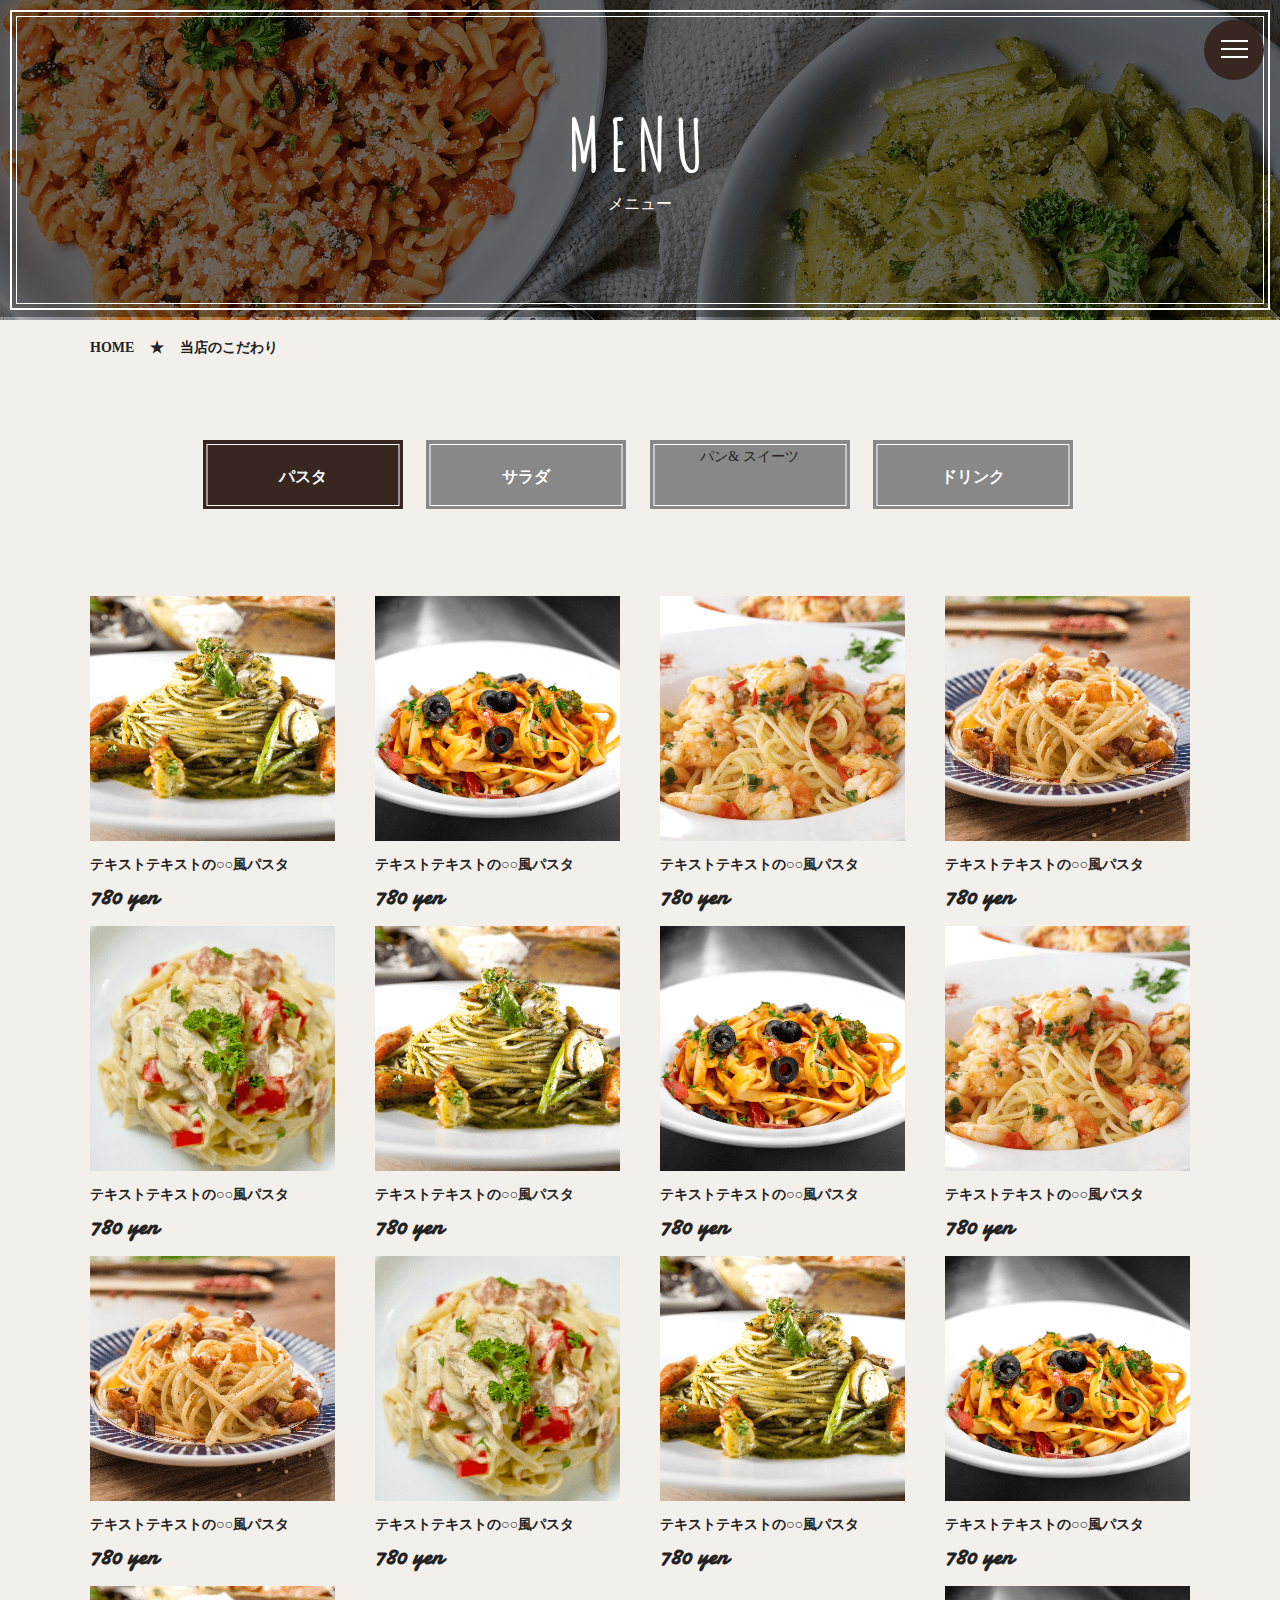
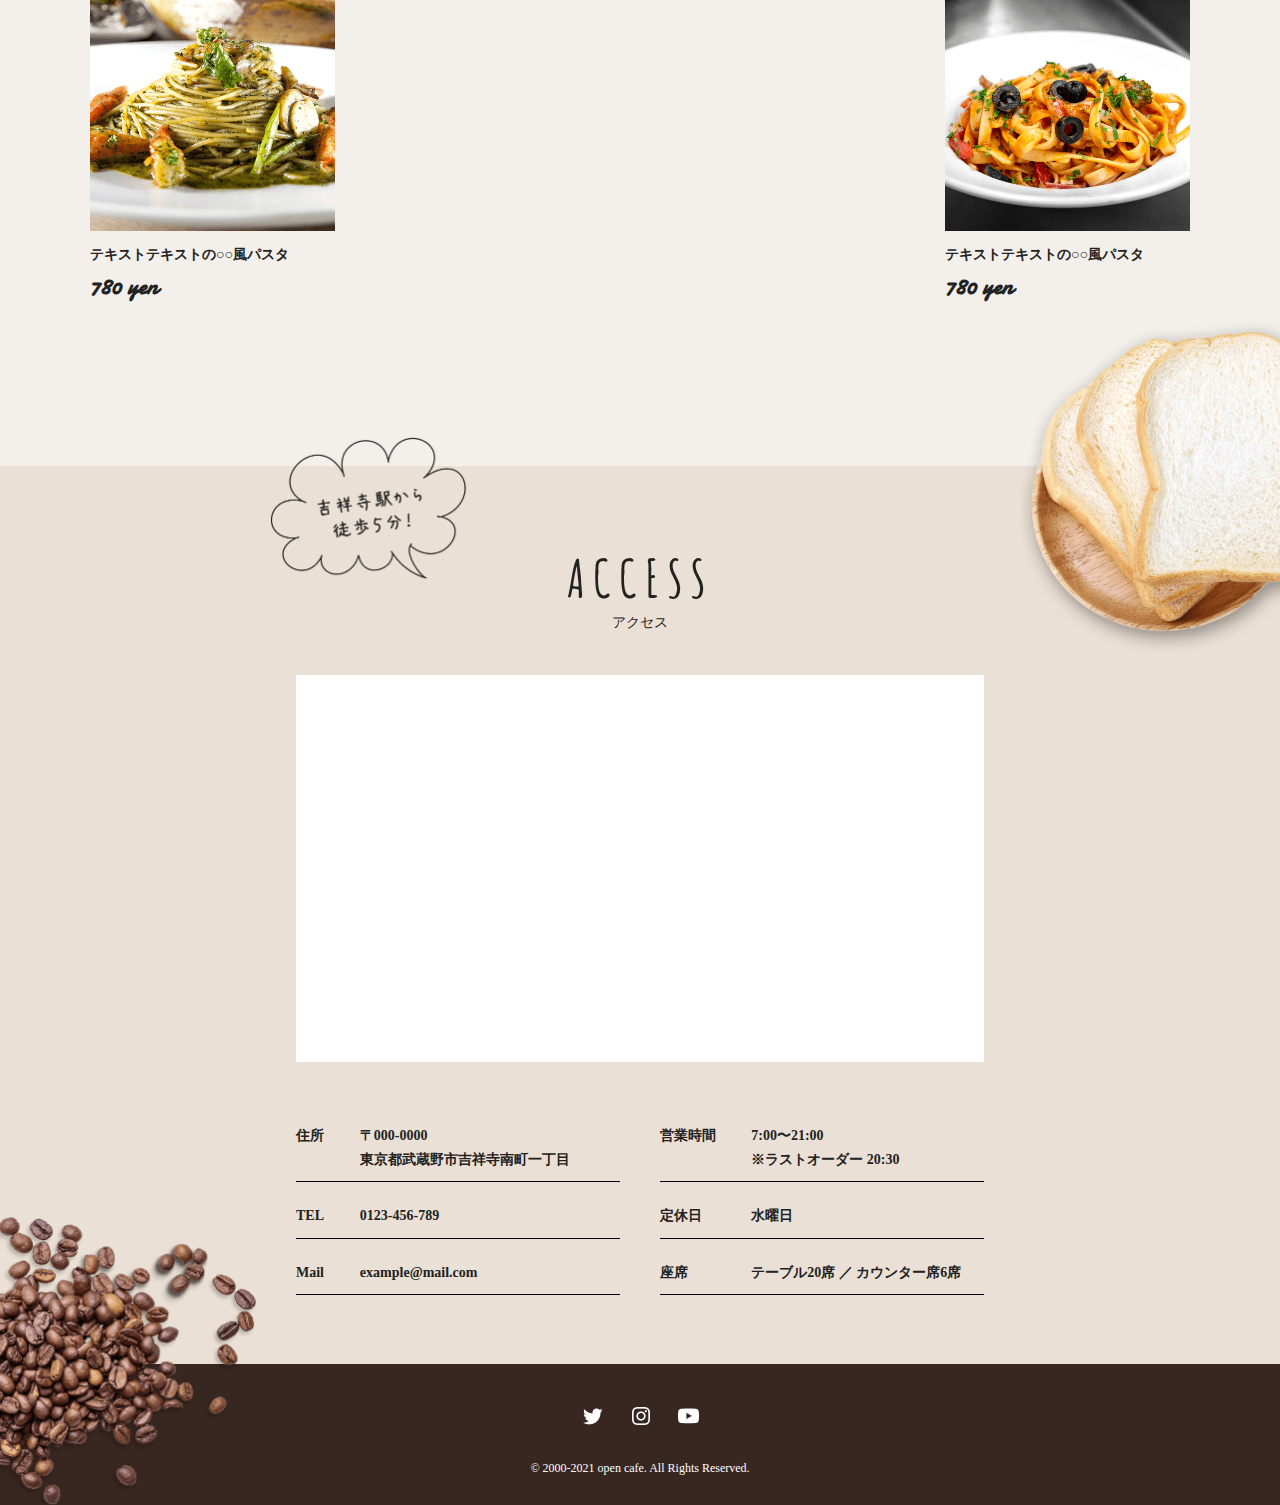
<file: menu.html>
<!DOCTYPE html>
<html lang="ja">

<head>
    <meta charset="UTF-8">
    <meta http-equiv="X-UA-Compatible" content="IE=edge">
    <meta name="viewport" content="width=device-width, initial-scale=1.0">

    <title>(menu)Coffee Shop</title>
    <meta name="description" content="">

    <meta property="og:title" content="menu Coffee Shop">
    <meta property="og:type" content="website">
    <meta property="og:url" content="https://example.com/">
    <!--<meta property="og:image" content="https://example.com/img/ogp.png">-->
    <meta property="og:site_name" content="Coffee Shop">
    <meta property="og:description" content="">
    <meta name="twitter:card" content="summary_large_image">
    <link rel="preconnect" href="https://fonts.googleapis.com">
    <link rel="preconnect" href="https://fonts.gstatic.com" crossorigin>
    <link
        href="https://fonts.googleapis.com/css2?family=Amatic+SC:wght@400;700&family=Damion&family=Patua+One&display=swap"
        rel="stylesheet">
    <link rel="preconnect" href="https://fonts.googleapis.com">
    <link rel="preconnect" href="https://fonts.gstatic.com" crossorigin>
    <link href="https://fonts.googleapis.com/css2?family=Amatic+SC:wght@400;700&family=Damion&display=swap"
        rel="stylesheet">
    <link rel="preconnect" href="https://fonts.googleapis.com">
    <link rel="preconnect" href="https://fonts.gstatic.com" crossorigin>
    <link href="https://fonts.googleapis.com/css2?family=Amatic+SC:wght@400;700&display=swap" rel="stylesheet">
<link rel="stylesheet" href="https://cdn.jsdelivr.net/npm/swiper@9/swiper-bundle.min.css" />
    <link rel="stylesheet" href="https://cdnjs.cloudflare.com/ajax/libs/font-awesome/5.8.2/css/all.min.css">
    <link rel="stylesheet" href="./css/reset.css">
    <link rel="stylesheet" href="./css/style.css">

</head>

<body>

    <div class="drawer__icon">
        <div class="drawer__icon-maru">
            <div class="drawer__icon-bars">
                <div class="drawer__icon-bar1"></div>
                <div class="drawer__icon-bar2"></div>
                <div class="drawer__icon-bar3"></div>
            </div>
        </div>
    </div>


    <div class="drawer__content">

        <div class="drawer__logo">
            <img src="img/logo_light@2x-min.png" alt="">
        </div>

        <div class="drawer__content-items">
            <div class="drawer__content-item">
                <a class="drawer__content-item-a" href="">
                    TOP<span class="drawer__content-item-span">／&emsp;トップ</span></a></div>
            <div class="drawer__content-item"><a class="drawer__content-item-a" href="">
                    CONCEPT<span class="drawer__content-item-span">／&emsp;コンセプト</span></a></div>
            <div class="drawer__content-item"><a class="drawer__content-item-a" href="">
                    MENU<span class="drawer__content-item-span">／&emsp;メニュー</span></a></div>
            <div class="drawer__content-item"><a class="drawer__content-item-a" href="">
                    NEWS<span class="drawer__content-item-span">／&emsp;お知らせ</span></a></div>
            <div class="drawer__content-item"><a class="drawer__content-item-a" href="">
                    SHOP<span class="drawer__content-item-span">／&emsp;店舗情報</span></a></div>
            <div class="drawer__content-item"><a class="drawer__content-item-a" href="">
                    GIFT<span class="drawer__content-item-span">／&emsp;ギフト・贈り物</span></a></div>
            <div class="drawer__content-item"><a class="drawer__content-item-a" href="">
                    CONTACT<span class="drawer__content-item-span">／&emsp;お問い合わせ</span></a></div>

            <ul class="drawer__sns-icons">
                <li class="drawer__sns-icon"><a href="/"><img src="img/icon_twitter-light@2x-min.png" alt="twitter"></a>
                </li>
                <li class="drawer__sns-icon"><a href="/"><img src="img/icon_instagram-light@2x-min.png"
                            alt="instagram"></a></li>
                <li class="drawer__sns-icon"><a href="/"><img src="img/icon_youtube-light@2x-min.png" alt="youtube"></a>
                </li>
            </ul>
        </div>

    </div>



    <div class="drawer__background"></div>


        <div class="top top__menu">
            <div class="top__filter">
            <div class="top__border1">
                <div class="top__border2"></div>
            </div>

            <div class="top__title">
                <h1 class="top__h1">MENU</h1>
                <p class="top__sub">メニュー</p>
            </div>
            </div>
        </div>

 <section class="menu-page__main sp-inner">

 <div class="Bread-crumb inner">
     <a class="Bread-crumb__tag" href="">HOME</a><span class="Bread-crumb__span">★</span><a class="Bread-crumb__tag"
         href="">当店のこだわり</a>
 </div>

 <div class="menu-page__kinds">

 <a class="menu-page__kinds-button isActive">
     <div class="menu-page__kinds-border">
         <p class="menu-page__kinds-title">パスタ</p>
     </div>
 </a>
 <a class="menu-page__kinds-button">
     <div class="menu-page__kinds-border">
         <p class="menu-page__kinds-title">サラダ</p>
     </div>
 </a>
 <a class="menu-page__kinds-button menu-page__kinds-button">
     <div class="menu-page__kinds-border">
         <p class="menu-page__kinds-title-2">パン& スイーツ</p>
     </div>
 </a>
 <a class="menu-page__kinds-button">
     <div class="menu-page__kinds-border">
         <p class="menu-page__kinds-title">ドリンク</p>
     </div>
 </a>

 </div>

 <div class="menu-page__all-container inner sp-inner">

 <div class="menu-page__all">
     <img class="menu-page__all-img" src="img/img_pasta5-min.png" alt="">
         <div class="menu-page__all-text">
             <p class="menu-page__all-text">テキストテキストの○○風パスタ</p>
             <p class="menu-page__all-price">780 yen</p>
          </div>
 </div>
 <div class="menu-page__all">
     <img class="menu-page__all-img" src="img/img_pasta6-min.png" alt="">
         <div class="menu-page__all-text">
             <p class="menu-page__all-text">テキストテキストの○○風パスタ</p>
             <p class="menu-page__all-price">780 yen</p>
          </div>
 </div>
 <div class="menu-page__all">
     <img class="menu-page__all-img" src="img/img_pasta7-min.png" alt="">
         <div class="menu-page__all-text">
             <p class="menu-page__all-text">テキストテキストの○○風パスタ</p>
             <p class="menu-page__all-price">780 yen</p>
          </div>
 </div>
 <div class="menu-page__all">
     <img class="menu-page__all-img" src="img/img_pasta8-min.png" alt="">
         <div class="menu-page__all-text">
             <p class="menu-page__all-text">テキストテキストの○○風パスタ</p>
             <p class="menu-page__all-price">780 yen</p>
          </div>
 </div>
 <div class="menu-page__all">
     <img class="menu-page__all-img" src="img/img_pasta9-min.png" alt="">
         <div class="menu-page__all-text">
             <p class="menu-page__all-text">テキストテキストの○○風パスタ</p>
             <p class="menu-page__all-price">780 yen</p>
          </div>
 </div>

 <div class="menu-page__all">
     <img class="menu-page__all-img" src="img/img_pasta5-min.png" alt="">
         <div class="menu-page__all-text">
             <p class="menu-page__all-text">テキストテキストの○○風パスタ</p>
             <p class="menu-page__all-price">780 yen</p>
          </div>
 </div>
 <div class="menu-page__all">
     <img class="menu-page__all-img" src="img/img_pasta6-min.png" alt="">
         <div class="menu-page__all-text">
             <p class="menu-page__all-text">テキストテキストの○○風パスタ</p>
             <p class="menu-page__all-price">780 yen</p>
          </div>
 </div>
 <div class="menu-page__all">
     <img class="menu-page__all-img" src="img/img_pasta7-min.png" alt="">
         <div class="menu-page__all-text">
             <p class="menu-page__all-text">テキストテキストの○○風パスタ</p>
             <p class="menu-page__all-price">780 yen</p>
          </div>
 </div>
 <div class="menu-page__all">
     <img class="menu-page__all-img" src="img/img_pasta8-min.png" alt="">
         <div class="menu-page__all-text">
             <p class="menu-page__all-text">テキストテキストの○○風パスタ</p>
             <p class="menu-page__all-price">780 yen</p>
          </div>
 </div>
 <div class="menu-page__all">
     <img class="menu-page__all-img" src="img/img_pasta9-min.png" alt="">
         <div class="menu-page__all-text">
             <p class="menu-page__all-text">テキストテキストの○○風パスタ</p>
             <p class="menu-page__all-price">780 yen</p>
          </div>
 </div>
 <div class="menu-page__all">
     <img class="menu-page__all-img" src="img/img_pasta5-min.png" alt="">
     <div class="menu-page__all-text">
         <p class="menu-page__all-text">テキストテキストの○○風パスタ</p>
         <p class="menu-page__all-price">780 yen</p>
     </div>
 </div>
 <div class="menu-page__all">
     <img class="menu-page__all-img" src="img/img_pasta6-min.png" alt="">
     <div class="menu-page__all-text">
         <p class="menu-page__all-text">テキストテキストの○○風パスタ</p>
         <p class="menu-page__all-price">780 yen</p>
     </div>
 </div>
 <div class="menu-page__all">
     <img class="menu-page__all-img" src="img/img_pasta5-min.png" alt="">
     <div class="menu-page__all-text">
         <p class="menu-page__all-text">テキストテキストの○○風パスタ</p>
         <p class="menu-page__all-price">780 yen</p>
     </div>
 </div>
 <div class="menu-page__all">
     <img class="menu-page__all-img" src="img/img_pasta6-min.png" alt="">
     <div class="menu-page__all-text">
         <p class="menu-page__all-text">テキストテキストの○○風パスタ</p>
         <p class="menu-page__all-price">780 yen</p>
     </div>
 </div>

 </div>


 </section>



    <section class="access">

        <div class="access__bread"><img class="access__bread-img" src="/img/bg_bread@2x-min.png" alt=""></div>


        <div class="access__speech"><img src="img/img_balloon-access@2x-min.png" alt=""></div>

        <div class="access__title">
            <h1 class="title">ACCESS</h1>
            <p class="sub-title">アクセス</p>
        </div>
        <div class="access__container sp-inner">
            <div class="access__map"><iframe
                    src="https://www.google.com/maps/embed?pb=!1m18!1m12!1m3!1d12959.749777453204!2d139.5621761697847!3d35.703156969150946!2m3!1f0!2f0!3f0!3m2!1i1024!2i768!4f13.1!3m3!1m2!1s0x6018ee45e33d4305%3A0x770cb37aee4fd5e1!2z5pel5pys44CB5p2x5Lqs6YO95q2m6JS16YeO5biCIOWQieelpeWvug!5e0!3m2!1sja!2sph!4v1678678677404!5m2!1sja!2sph"
                    width="100%" height="367" style="border:0;" allowfullscreen="" loading="lazy"
                    referrerpolicy="no-referrer-when-downgrade"></iframe></div>

            <div class="access__tables">

                <table class="access__table">
                    <tr>
                        <td class="access__td">住所</td>
                        <td class="access__td">〒000-0000<br>東京都武蔵野市吉祥寺南町一丁目</td>
                    </tr>
                    <tr>
                        <td class="access__td">TEL</td>
                        <td class="access__td">0123-456-789</td>
                    </tr>
                    <tr>
                        <td class="access__td">Mail</td>
                        <td class="access__td">example@mail.com</td>
                    </tr>
                </table>
                <table class="access__table">
                    <tr>
                        <td class="access__td">営業時間</td>
                        <td class="access__td">7:00〜21:00<br>※ラストオーダー 20:30</td>
                    </tr>
                    <tr>
                        <td class="access__td">定休日</td>
                        <td class="access__td">水曜日</td>
                    </tr>
                    <tr>
                        <td class="access__td">座席</td>
                        <td class="access__td">テーブル20席 ／ カウンター席6席</td>
                    </tr>
                </table>
            </div>
        </div>

    </section>

    <footer class="footer">
        <div class="footer__beans"><img class="footer__beans-img" src="/img/bg_coffee-beans3-min.png" alt=""></div>

        <div class="footer__bg"></div>
        <ul class="footer__sns">
            <li class="footer__sns-icon"><a href="/"><img src="img/icon_twitter-light@2x-min.png" alt="twitter"></a>
            </li>
            <li class="footer__sns-icon"><a href="/"><img src="img/icon_instagram-light@2x-min.png" alt="instagram"></a>
            </li>
            <li class="footer__sns-icon"><a href="/"><img src="img/icon_youtube-light@2x-min.png" alt="youtube"></a>
            </li>
        </ul>

        <div class="footer__copy">&copy; 2000-2021 open cafe. All Rights Reserved.</div><!-- /copy -->

    </footer>
    <script src="https://ajax.googleapis.com/ajax/libs/jquery/3.6.3/jquery.min.js"></script>
    <script src="https://cdn.jsdelivr.net/npm/swiper@9/swiper-bundle.min.js"></script>
    <script src="/js/script.js"></script>

   </body>

   </html>
</file>
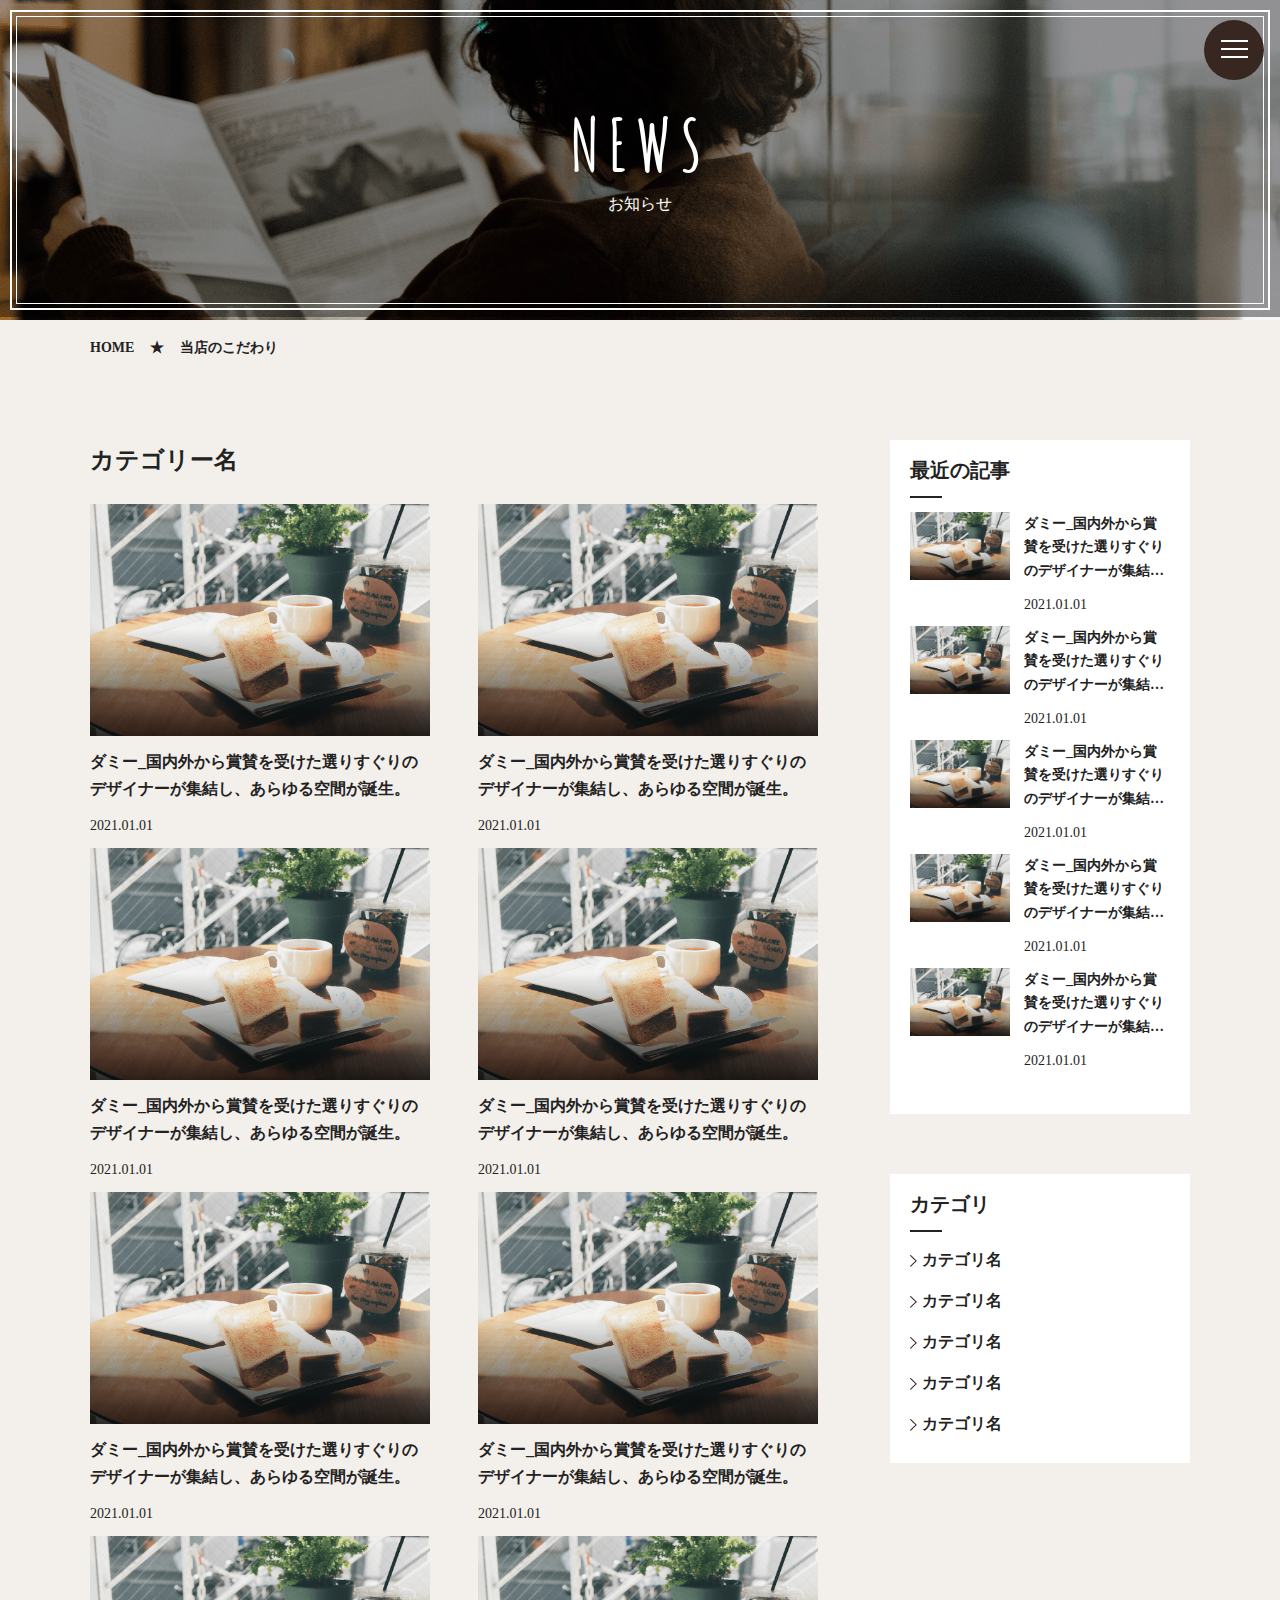
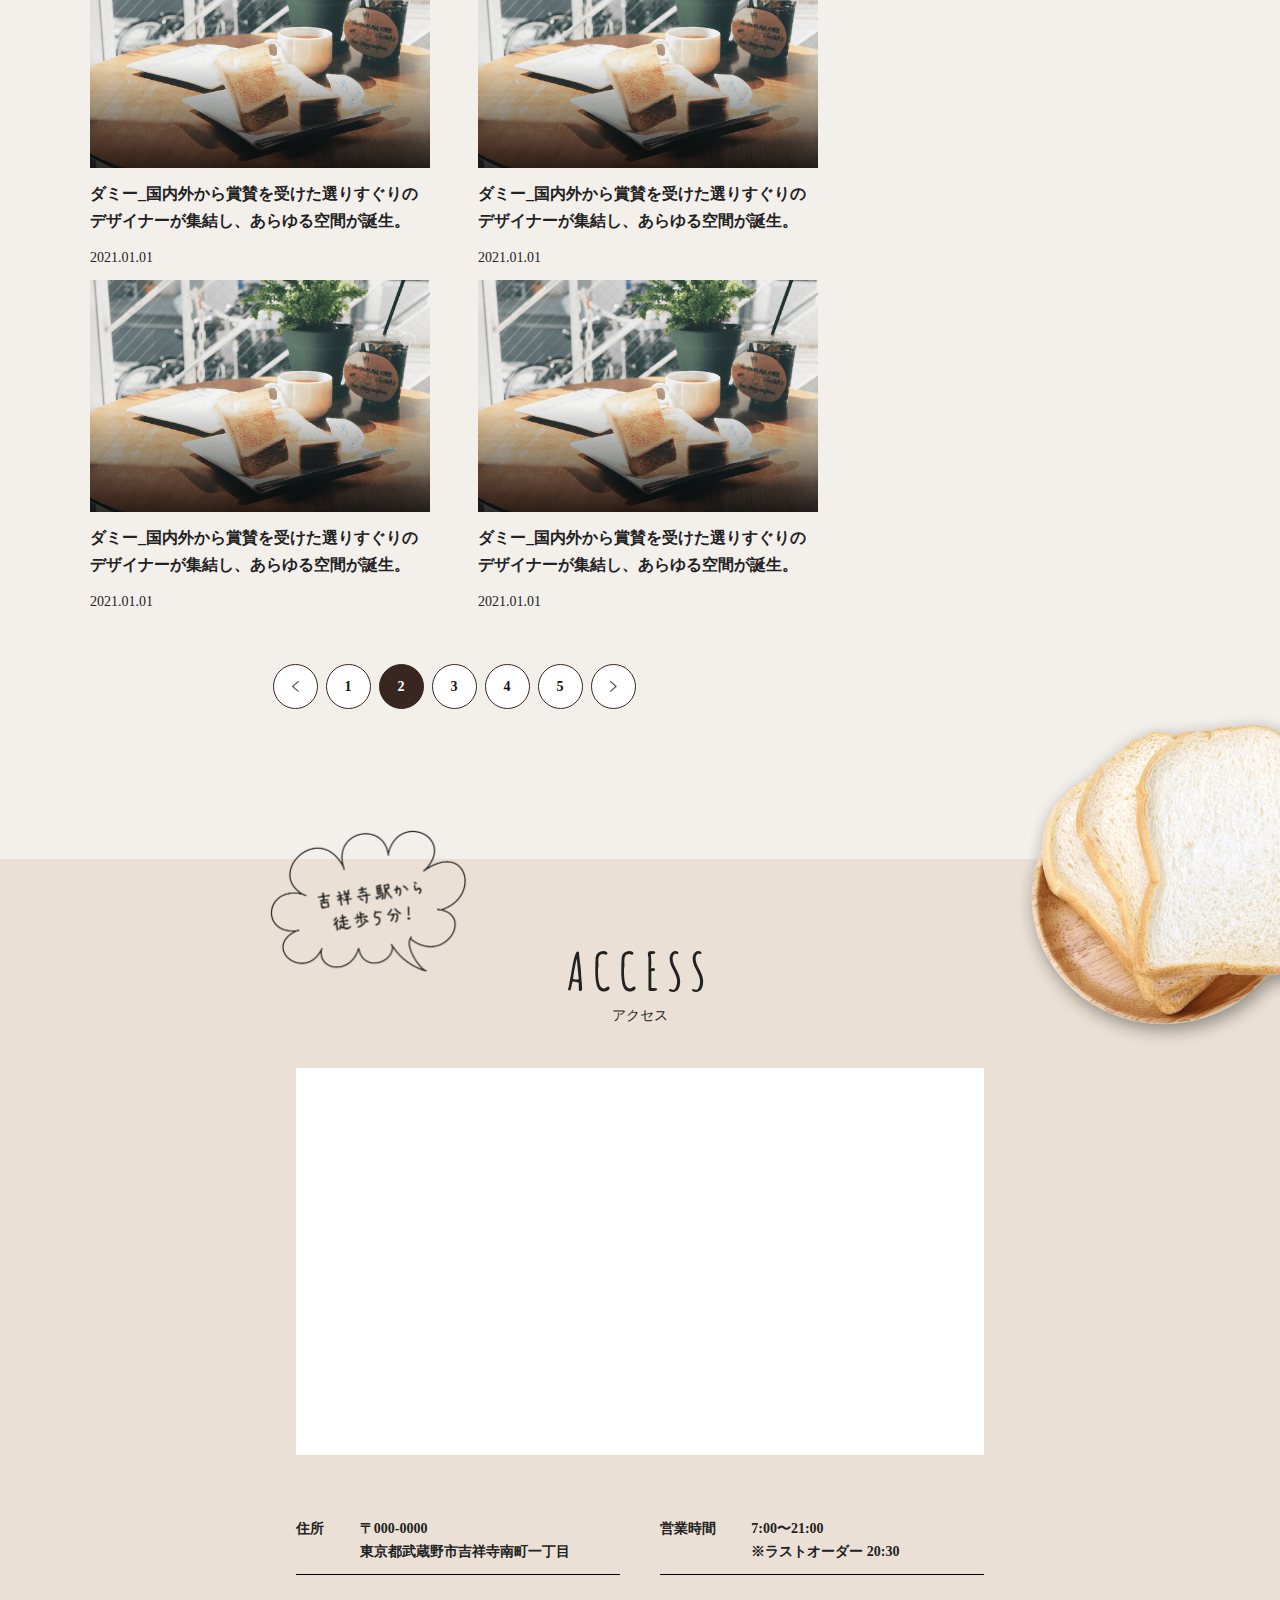
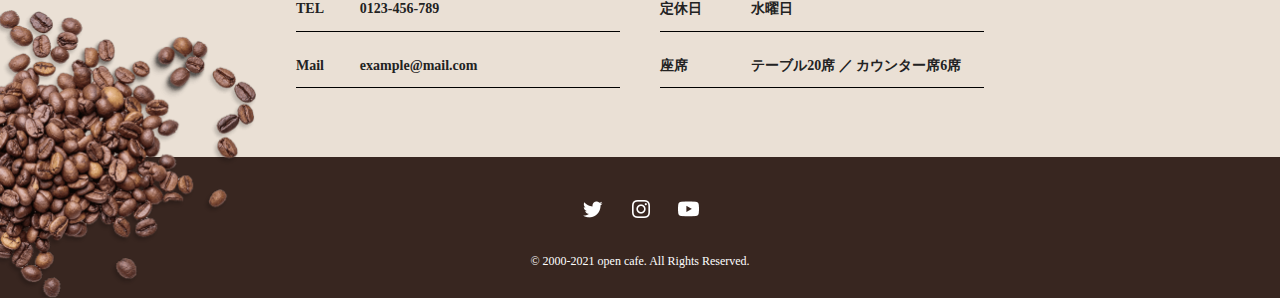
<file: news.html>
<!DOCTYPE html>
<html lang="ja">

<head>
    <meta charset="UTF-8">
    <meta http-equiv="X-UA-Compatible" content="IE=edge">
    <meta name="viewport" content="width=device-width, initial-scale=1.0">

    <title>(news)Coffee Shop concept</title>
    <meta name="description" content="">

    <meta property="og:title" content="menu Coffee Shop">
    <meta property="og:type" content="website">
    <meta property="og:url" content="https://example.com/">
    <!--<meta property="og:image" content="https://example.com/img/ogp.png">-->
    <meta property="og:site_name" content="Coffee Shop">
    <meta property="og:description" content="">
    <meta name="twitter:card" content="summary_large_image">
    <link rel="preconnect" href="https://fonts.googleapis.com">
    <link rel="preconnect" href="https://fonts.gstatic.com" crossorigin>
    <link
        href="https://fonts.googleapis.com/css2?family=Amatic+SC:wght@400;700&family=Damion&family=Patua+One&display=swap"
        rel="stylesheet">
    <link rel="preconnect" href="https://fonts.googleapis.com">
    <link rel="preconnect" href="https://fonts.gstatic.com" crossorigin>
    <link href="https://fonts.googleapis.com/css2?family=Amatic+SC:wght@400;700&family=Damion&display=swap"
        rel="stylesheet">
    <link rel="preconnect" href="https://fonts.googleapis.com">
    <link rel="preconnect" href="https://fonts.gstatic.com" crossorigin>
    <link href="https://fonts.googleapis.com/css2?family=Amatic+SC:wght@400;700&display=swap" rel="stylesheet">
    <link rel="stylesheet" href="https://cdnjs.cloudflare.com/ajax/libs/font-awesome/5.8.2/css/all.min.css">
    <link rel="stylesheet" href="./css/reset.css">
    <link rel="stylesheet" href="./css/style.css">

</head>

<body>

        <div class="drawer__icon">
            <div class="drawer__icon-maru">
                <div class="drawer__icon-bars">
                    <div class="drawer__icon-bar1"></div>
                    <div class="drawer__icon-bar2"></div>
                    <div class="drawer__icon-bar3"></div>
                </div>
            </div>
        </div>


        <div class="drawer__content">

            <div class="drawer__logo">
                <img src="img/logo_light@2x-min.png" alt="">
            </div>

            <div class="drawer__content-items">
                <div class="drawer__content-item">
                    <a class="drawer__content-item-a" href="">
                        TOP<span class="drawer__content-item-span">／&emsp;トップ</span></a></div>
                <div class="drawer__content-item"><a class="drawer__content-item-a" href="">
                        CONCEPT<span class="drawer__content-item-span">／&emsp;コンセプト</span></a></div>
                <div class="drawer__content-item"><a class="drawer__content-item-a" href="">
                        MENU<span class="drawer__content-item-span">／&emsp;メニュー</span></a></div>
                <div class="drawer__content-item"><a class="drawer__content-item-a" href="">
                        NEWS<span class="drawer__content-item-span">／&emsp;お知らせ</span></a></div>
                <div class="drawer__content-item"><a class="drawer__content-item-a" href="">
                        SHOP<span class="drawer__content-item-span">／&emsp;店舗情報</span></a></div>
                <div class="drawer__content-item"><a class="drawer__content-item-a" href="">
                        GIFT<span class="drawer__content-item-span">／&emsp;ギフト・贈り物</span></a></div>
                <div class="drawer__content-item"><a class="drawer__content-item-a" href="">
                        CONTACT<span class="drawer__content-item-span">／&emsp;お問い合わせ</span></a></div>

                <ul class="drawer__sns-icons">
                    <li class="drawer__sns-icon"><a href="/"><img src="img/icon_twitter-light@2x-min.png"
                                alt="twitter"></a>
                    </li>
                    <li class="drawer__sns-icon"><a href="/"><img src="img/icon_instagram-light@2x-min.png"
                                alt="instagram"></a></li>
                    <li class="drawer__sns-icon"><a href="/"><img src="img/icon_youtube-light@2x-min.png"
                                alt="youtube"></a>
                    </li>
                </ul>
            </div>

        </div>



        <div class="drawer__background"></div>

    <div class="top top__news">
        <div class="top__filter">
            <div class="top__border1">
                <div class="top__border2"></div>
            </div>

            <div class="top__title">
                <h1 class="top__h1">NEWS</h1>
                <p class="top__sub">お知らせ</p>
            </div>
        </div>
    </div>

    <section class="news-page__main">

        <div class="Bread-crumb inner">
            <a class="Bread-crumb__tag" href="">HOME</a><span class="Bread-crumb__span">★</span><a
                class="Bread-crumb__tag" href="">当店のこだわり</a>
        </div>


<div class="news-page__news-container inner sp-inner">

    <div class="news-page__news-wrap">

            <h3 class="news-page__title">カテゴリー名</h3>

<div class="news-page__news-box">

<div class="news-page__left-item">
    <div class="news-page__right-ribbon-wrapper-1">
        <div class="news-page__right-ribbon">
        </div>
    </div>
    <img class="news-page__right-img" src="img/img_mainvisual1-min.png" alt="">
    <p class="news-page__left-title">ダミー_国内外から賞賛を受けた選りすぐりのデザイナーが集結し、あらゆる空間が誕生。</p>
    <div class="news-page__date">2021.01.01</div>
</div>
<div class="news-page__left-item">
    <div class="news-page__right-ribbon-wrapper-1">
        <div class="news-page__right-ribbon">
        </div>
    </div>
    <img class="news-page__right-img" src="img/img_mainvisual1-min.png" alt="">
    <p class="news-page__left-title">ダミー_国内外から賞賛を受けた選りすぐりのデザイナーが集結し、あらゆる空間が誕生。</p>
    <div class="news-page__date">2021.01.01</div>
</div>
<div class="news-page__left-item">
    <div class="news-page__right-ribbon-wrapper-1">
        <div class="news-page__right-ribbon">
        </div>
    </div>
    <img class="news-page__right-img" src="img/img_mainvisual1-min.png" alt="">
    <p class="news-page__left-title">ダミー_国内外から賞賛を受けた選りすぐりのデザイナーが集結し、あらゆる空間が誕生。</p>
    <div class="news-page__date">2021.01.01</div>
</div>
<div class="news-page__left-item">
    <div class="news-page__right-ribbon-wrapper-1">
        <div class="news-page__right-ribbon">
        </div>
    </div>
    <img class="news-page__right-img" src="img/img_mainvisual1-min.png" alt="">
    <p class="news-page__left-title">ダミー_国内外から賞賛を受けた選りすぐりのデザイナーが集結し、あらゆる空間が誕生。</p>
    <div class="news-page__date">2021.01.01</div>
</div>
<div class="news-page__left-item">
    <div class="news-page__right-ribbon-wrapper-1">
        <div class="news-page__right-ribbon">
        </div>
    </div>
    <img class="news-page__right-img" src="img/img_mainvisual1-min.png" alt="">
    <p class="news-page__left-title">ダミー_国内外から賞賛を受けた選りすぐりのデザイナーが集結し、あらゆる空間が誕生。</p>
    <div class="news-page__date">2021.01.01</div>
</div>
<div class="news-page__left-item">
    <div class="news-page__right-ribbon-wrapper-1">
        <div class="news-page__right-ribbon">
        </div>
    </div>
    <img class="news-page__right-img" src="img/img_mainvisual1-min.png" alt="">
    <p class="news-page__left-title">ダミー_国内外から賞賛を受けた選りすぐりのデザイナーが集結し、あらゆる空間が誕生。</p>
    <div class="news-page__date">2021.01.01</div>
</div>
<div class="news-page__left-item">
    <div class="news-page__right-ribbon-wrapper-1">
        <div class="news-page__right-ribbon">
        </div>
    </div>
    <img class="news-page__right-img" src="img/img_mainvisual1-min.png" alt="">
    <p class="news-page__left-title">ダミー_国内外から賞賛を受けた選りすぐりのデザイナーが集結し、あらゆる空間が誕生。</p>
    <div class="news-page__date">2021.01.01</div>
</div>
<div class="news-page__left-item">
    <div class="news-page__right-ribbon-wrapper-1">
        <div class="news-page__right-ribbon">
        </div>
    </div>
    <img class="news-page__right-img" src="img/img_mainvisual1-min.png" alt="">
    <p class="news-page__left-title">ダミー_国内外から賞賛を受けた選りすぐりのデザイナーが集結し、あらゆる空間が誕生。</p>
    <div class="news-page__date">2021.01.01</div>
</div>
<div class="news-page__left-item">
    <div class="news-page__right-ribbon-wrapper-1">
        <div class="news-page__right-ribbon">
        </div>
    </div>
    <img class="news-page__right-img" src="img/img_mainvisual1-min.png" alt="">
    <p class="news-page__left-title">ダミー_国内外から賞賛を受けた選りすぐりのデザイナーが集結し、あらゆる空間が誕生。</p>
    <div class="news-page__date">2021.01.01</div>
</div>
<div class="news-page__left-item">
    <div class="news-page__right-ribbon-wrapper-1">
        <div class="news-page__right-ribbon">
        </div>
    </div>
    <img class="news-page__right-img" src="img/img_mainvisual1-min.png" alt="">
    <p class="news-page__left-title">ダミー_国内外から賞賛を受けた選りすぐりのデザイナーが集結し、あらゆる空間が誕生。</p>
    <div class="news-page__date">2021.01.01</div>
</div>
</div>


<div class="Pagination__container">

<ul class="Pagination">
    <li class="Pagination__Item">
        <a class="Pagination__Item-Link" href="/">
            <img class="Pagination__img" src="/img/arrow-prev@2x-min.png" alt="">
        </a>
    </li>
    <li class="Pagination__Item">
        <a class="Pagination__Item-Link" href="/pages/1/"><span>1</span></a>
    </li>
    <li class="Pagination__Item">
        <a class="Pagination__Item-Link isActive" href="/pages/2/"><span>2</span></a>
    </li>
    <li class="Pagination__Item">
        <a class="Pagination__Item-Link" href="/pages/3/"><span>3</span></a>
    </li>
    <li class="Pagination__Item">
        <a class="Pagination__Item-Link" href="/pages/4/"><span>4</span></a>
    </li>
    <li class="Pagination__Item is-pc">
        <a class="Pagination__Item-Link" href="/pages/5/"><span>5</span></a>
    </li>
    <li class="Pagination__Item">
        <a class="Pagination__Item-Link" href="/pages/5/">
                        <img class="Pagination__img" src="/img/arrow-next@2x-min.png" alt="">
        </a>
    </li>
</ul>

</div>






     </div>



<div class="news-page__side-container">

    <div class="news-page__new-box">

        <h4 class="news-page__right-title">最近の記事</h4>

        <div class="news-page__border"></div>

        <div class="news-page__new-items">

    <div class="news-page__new-item">
    <div class="news-page__new-img"><img src="/img/img_mainvisual1-min.png" alt=""></div>
    <div class="news-page__new-content">
    <div class="news-page__new-text">ダミー_国内外から賞賛を受けた選りすぐりのデザイナーが集結…</div>
    <div class="news-page__new-date">2021.01.01</div>
    </div>
    </div>
    <div class="news-page__new-item">
    <div class="news-page__new-img"><img src="/img/img_mainvisual1-min.png" alt=""></div>
    <div class="news-page__new-content">
    <div class="news-page__new-text">ダミー_国内外から賞賛を受けた選りすぐりのデザイナーが集結…</div>
    <div class="news-page__new-date">2021.01.01</div>
    </div>
    </div>
    <div class="news-page__new-item">
    <div class="news-page__new-img"><img src="/img/img_mainvisual1-min.png" alt=""></div>
    <div class="news-page__new-content">
    <div class="news-page__new-text">ダミー_国内外から賞賛を受けた選りすぐりのデザイナーが集結…</div>
    <div class="news-page__new-date">2021.01.01</div>
    </div>
    </div>
    <div class="news-page__new-item">
    <div class="news-page__new-img"><img src="/img/img_mainvisual1-min.png" alt=""></div>
    <div class="news-page__new-content">
    <div class="news-page__new-text">ダミー_国内外から賞賛を受けた選りすぐりのデザイナーが集結…</div>
    <div class="news-page__new-date">2021.01.01</div>
    </div>
    </div>
    <div class="news-page__new-item">
    <div class="news-page__new-img"><img src="/img/img_mainvisual1-min.png" alt=""></div>
    <div class="news-page__new-content">
    <div class="news-page__new-text">ダミー_国内外から賞賛を受けた選りすぐりのデザイナーが集結…</div>
    <div class="news-page__new-date">2021.01.01</div>
    </div>
    </div>

    </div>

    </div>

    <div class="news-page__side-category">
        <div class="news-page__category-inner">
        <h4 class="news-page__right-title">カテゴリ</h4>

        <div class="news-page__border"></div>
        <ul>
            <li>
                <p class="news-page__category-name">カテゴリ名</p>
            </li>
            <li>
                <p class="news-page__category-name">カテゴリ名</p>
            </li>
            <li>
                <p class="news-page__category-name">カテゴリ名</p>
            </li>
            <li>
                <p class="news-page__category-name">カテゴリ名</p>
            </li>
            <li>
                <p class="news-page__category-name">カテゴリ名</p>
            </li>
        </ul>
        </div>
    </div>

</div>

</div><!-- news-page__news-container -->





    </section>



     <section class="access">

         <div class="access__bread"><img class="access__bread-img" src="/img/bg_bread@2x-min.png" alt=""></div>


         <div class="access__speech"><img src="img/img_balloon-access@2x-min.png" alt=""></div>

         <div class="access__title">
             <h1 class="title">ACCESS</h1>
             <p class="sub-title">アクセス</p>
         </div>
         <div class="access__container sp-inner">
             <div class="access__map"><iframe
                     src="https://www.google.com/maps/embed?pb=!1m18!1m12!1m3!1d12959.749777453204!2d139.5621761697847!3d35.703156969150946!2m3!1f0!2f0!3f0!3m2!1i1024!2i768!4f13.1!3m3!1m2!1s0x6018ee45e33d4305%3A0x770cb37aee4fd5e1!2z5pel5pys44CB5p2x5Lqs6YO95q2m6JS16YeO5biCIOWQieelpeWvug!5e0!3m2!1sja!2sph!4v1678678677404!5m2!1sja!2sph"
                     width="100%" height="367" style="border:0;" allowfullscreen="" loading="lazy"
                     referrerpolicy="no-referrer-when-downgrade"></iframe></div>

             <div class="access__tables">

                 <table class="access__table">
                     <tr>
                         <td class="access__td">住所</td>
                         <td class="access__td">〒000-0000<br>東京都武蔵野市吉祥寺南町一丁目</td>
                     </tr>
                     <tr>
                         <td class="access__td">TEL</td>
                         <td class="access__td">0123-456-789</td>
                     </tr>
                     <tr>
                         <td class="access__td">Mail</td>
                         <td class="access__td">example@mail.com</td>
                     </tr>
                 </table>
                 <table class="access__table">
                     <tr>
                         <td class="access__td">営業時間</td>
                         <td class="access__td">7:00〜21:00<br>※ラストオーダー 20:30</td>
                     </tr>
                     <tr>
                         <td class="access__td">定休日</td>
                         <td class="access__td">水曜日</td>
                     </tr>
                     <tr>
                         <td class="access__td">座席</td>
                         <td class="access__td">テーブル20席 ／ カウンター席6席</td>
                     </tr>
                 </table>
             </div>
         </div>

     </section>

     <footer class="footer">
         <div class="footer__beans"><img class="footer__beans-img" src="/img/bg_coffee-beans3-min.png" alt=""></div>

         <div class="footer__bg"></div>
         <ul class="footer__sns">
             <li class="footer__sns-icon"><a href="/"><img src="img/icon_twitter-light@2x-min.png" alt="twitter"></a>
             </li>
             <li class="footer__sns-icon"><a href="/"><img src="img/icon_instagram-light@2x-min.png"
                         alt="instagram"></a></li>
             <li class="footer__sns-icon"><a href="/"><img src="img/icon_youtube-light@2x-min.png" alt="youtube"></a>
             </li>
         </ul>

         <div class="footer__copy">&copy; 2000-2021 open cafe. All Rights Reserved.</div><!-- /copy -->

     </footer>
     <script src="https://ajax.googleapis.com/ajax/libs/jquery/3.6.3/jquery.min.js"></script>
     <script src="https://cdn.jsdelivr.net/npm/swiper@9/swiper-bundle.min.js"></script>
     <script src="/js/script.js"></script>
</body>

</html>
</file>
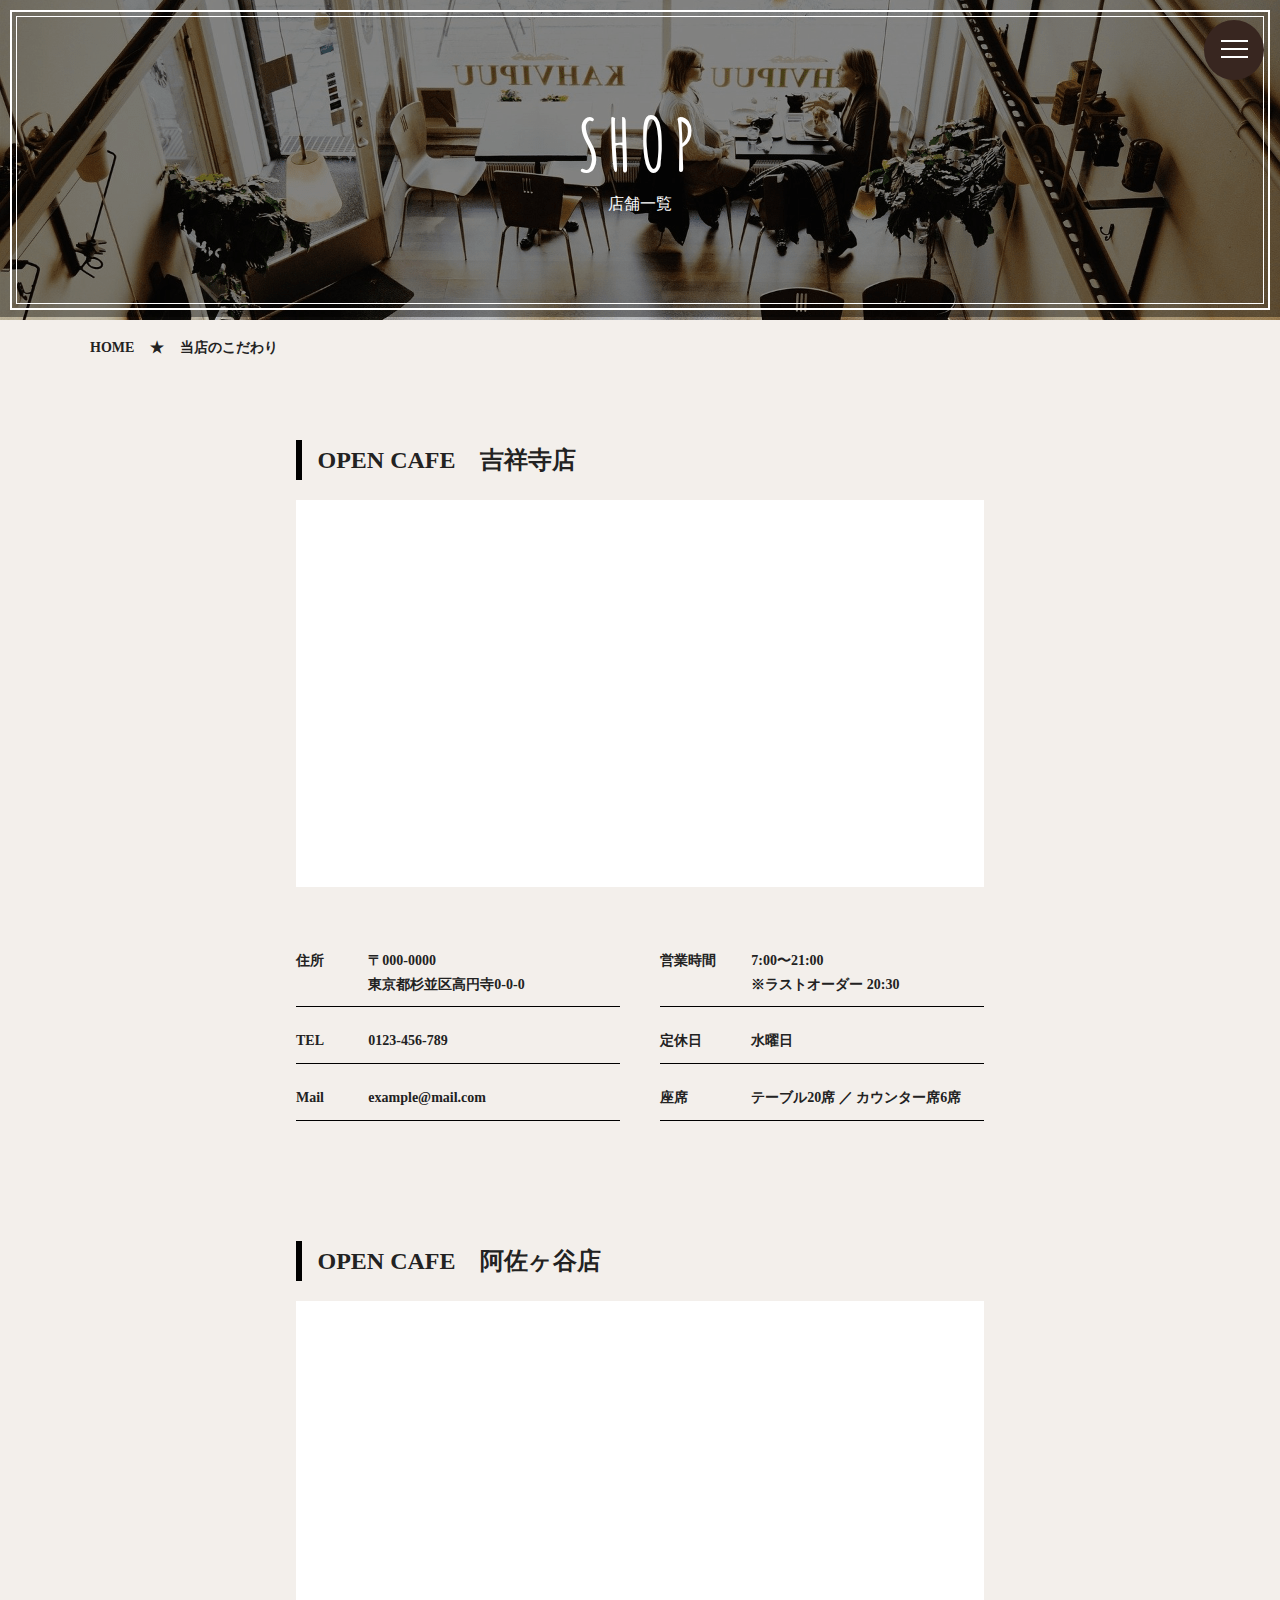
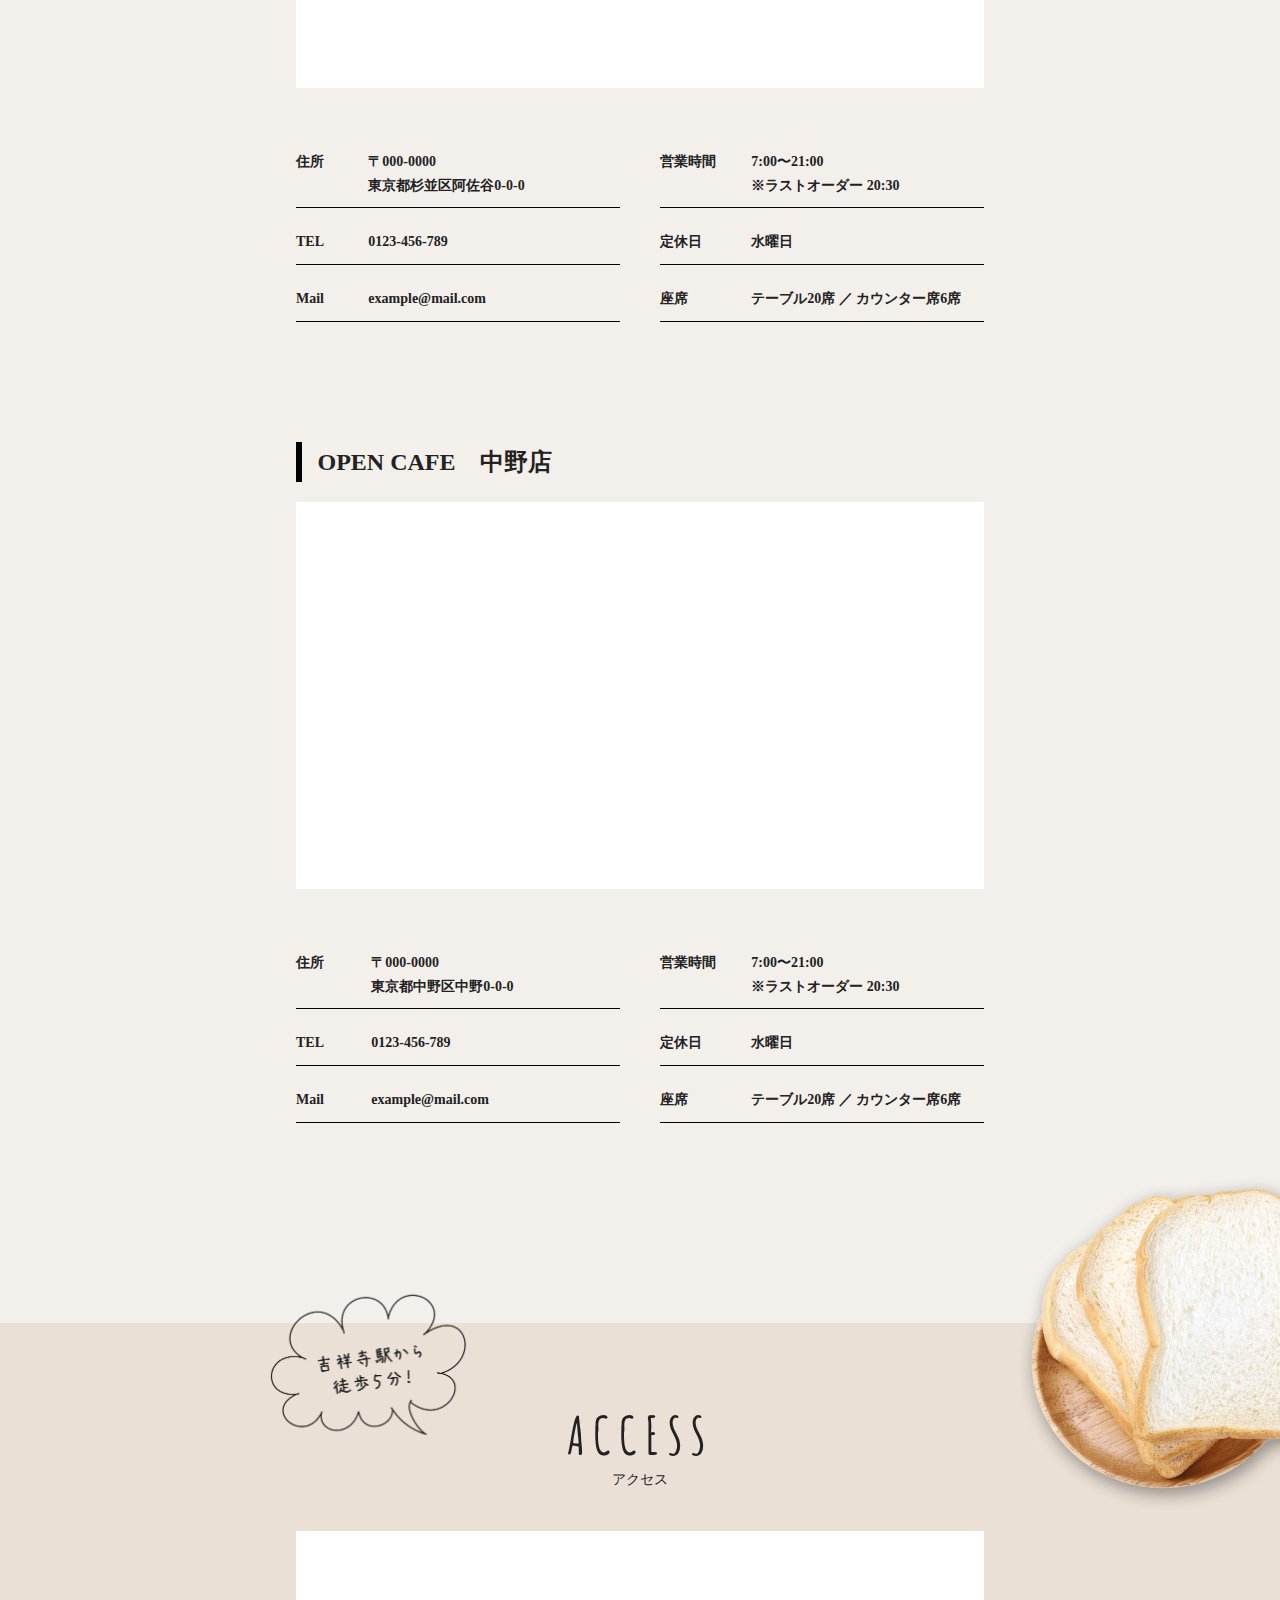
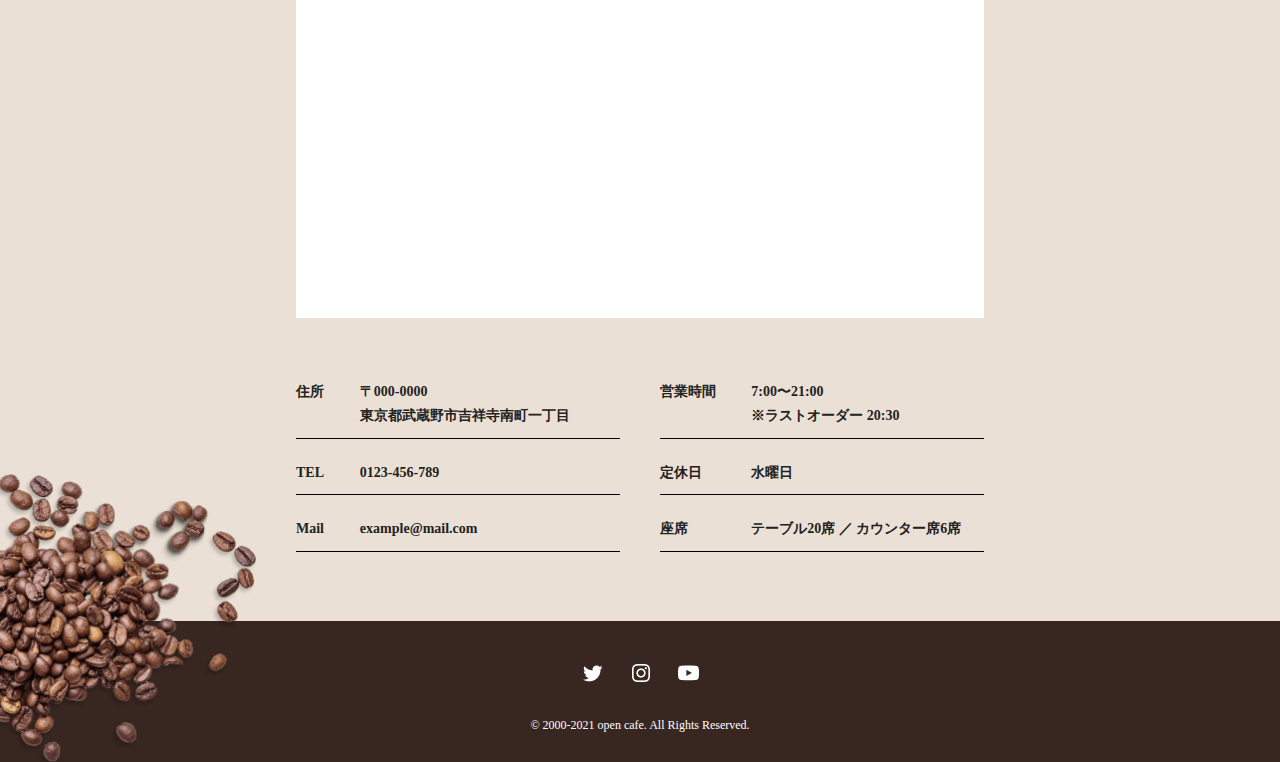
<file: shop.html>
<!DOCTYPE html>
<html lang="ja">

<head>
	<meta charset="UTF-8">
	<meta http-equiv="X-UA-Compatible" content="IE=edge">
	<meta name="viewport" content="width=device-width, initial-scale=1.0">

	<title>(shop)Coffee Shop concept</title>
	<meta name="description" content="">

	<meta property="og:title" content="menu Coffee Shop">
	<meta property="og:type" content="website">
	<meta property="og:url" content="https://example.com/">
	<!--<meta property="og:image" content="https://example.com/img/ogp.png">-->
	<meta property="og:site_name" content="Coffee Shop">
	<meta property="og:description" content="">
	<meta name="twitter:card" content="summary_large_image">
	<link rel="preconnect" href="https://fonts.googleapis.com">
	<link rel="preconnect" href="https://fonts.gstatic.com" crossorigin>
	<link
		href="https://fonts.googleapis.com/css2?family=Amatic+SC:wght@400;700&family=Damion&family=Patua+One&display=swap"
		rel="stylesheet">
	<link rel="preconnect" href="https://fonts.googleapis.com">
	<link rel="preconnect" href="https://fonts.gstatic.com" crossorigin>
	<link href="https://fonts.googleapis.com/css2?family=Amatic+SC:wght@400;700&family=Damion&display=swap"
		rel="stylesheet">
	<link rel="preconnect" href="https://fonts.googleapis.com">
	<link rel="preconnect" href="https://fonts.gstatic.com" crossorigin>
	<link href="https://fonts.googleapis.com/css2?family=Amatic+SC:wght@400;700&display=swap" rel="stylesheet">
<link rel="stylesheet" href="https://cdn.jsdelivr.net/npm/swiper@9/swiper-bundle.min.css" />
	<link rel="stylesheet" href="https://cdnjs.cloudflare.com/ajax/libs/font-awesome/5.8.2/css/all.min.css">
	<link rel="stylesheet" href="./css/reset.css">
	<link rel="stylesheet" href="./css/style.css">

</head>

<body>

	<div class="drawer__icon">
		<div class="drawer__icon-maru">
			<div class="drawer__icon-bars">
				<div class="drawer__icon-bar1"></div>
				<div class="drawer__icon-bar2"></div>
				<div class="drawer__icon-bar3"></div>
			</div>
		</div>
	</div>


	<div class="drawer__content">

		<div class="drawer__logo">
			<img src="img/logo_light@2x-min.png" alt="">
		</div>

		<div class="drawer__content-items">
			<div class="drawer__content-item">
				<a class="drawer__content-item-a" href="">
					TOP<span class="drawer__content-item-span">／&emsp;トップ</span></a></div>
			<div class="drawer__content-item"><a class="drawer__content-item-a" href="">
					CONCEPT<span class="drawer__content-item-span">／&emsp;コンセプト</span></a></div>
			<div class="drawer__content-item"><a class="drawer__content-item-a" href="">
					MENU<span class="drawer__content-item-span">／&emsp;メニュー</span></a></div>
			<div class="drawer__content-item"><a class="drawer__content-item-a" href="">
					NEWS<span class="drawer__content-item-span">／&emsp;お知らせ</span></a></div>
			<div class="drawer__content-item"><a class="drawer__content-item-a" href="">
					SHOP<span class="drawer__content-item-span">／&emsp;店舗情報</span></a></div>
			<div class="drawer__content-item"><a class="drawer__content-item-a" href="">
					GIFT<span class="drawer__content-item-span">／&emsp;ギフト・贈り物</span></a></div>
			<div class="drawer__content-item"><a class="drawer__content-item-a" href="">
					CONTACT<span class="drawer__content-item-span">／&emsp;お問い合わせ</span></a></div>

			<ul class="drawer__sns-icons">
				<li class="drawer__sns-icon"><a href="/"><img src="img/icon_twitter-light@2x-min.png" alt="twitter"></a>
				</li>
				<li class="drawer__sns-icon"><a href="/"><img src="img/icon_instagram-light@2x-min.png"
							alt="instagram"></a></li>
				<li class="drawer__sns-icon"><a href="/"><img src="img/icon_youtube-light@2x-min.png" alt="youtube"></a>
				</li>
			</ul>
		</div>

	</div>



	<div class="drawer__background"></div>

	<div class="top top__shop">
		<div class="top__filter">
			<div class="top__border1">
				<div class="top__border2"></div>
			</div>

			<div class="top__title">
				<h1 class="top__h1">SHOP</h1>
				<p class="top__sub">店舗一覧</p>
			</div>
		</div>
	</div>

	<div class="Bread-crumb inner">
		<a class="Bread-crumb__tag" href="">HOME</a><span class="Bread-crumb__span">★</span><a class="Bread-crumb__tag"
			href="">当店のこだわり</a>
	</div>

<div class="shop-page__list sp-inner">
<div class="shop-page__shop sp-inner">
	<h2 class="shop-page__title">OPEN CAFE　吉祥寺店</h2>

			<div class="access__map shop-page__map"><iframe
					src="https://www.google.com/maps/embed?pb=!1m18!1m12!1m3!1d12959.749777453204!2d139.5621761697847!3d35.703156969150946!2m3!1f0!2f0!3f0!3m2!1i1024!2i768!4f13.1!3m3!1m2!1s0x6018ee45e33d4305%3A0x770cb37aee4fd5e1!2z5pel5pys44CB5p2x5Lqs6YO95q2m6JS16YeO5biCIOWQieelpeWvug!5e0!3m2!1sja!2sph!4v1678678677404!5m2!1sja!2sph"
					width="100%" height="367" style="border:0;" allowfullscreen="" loading="lazy"
					referrerpolicy="no-referrer-when-downgrade"></iframe></div>
			<div class="access__tables">

				<table class="access__table">
					<tr>
						<td class="access__td shop-page__td">住所</td>
						<td class="access__td">〒000-0000<br> 東京都杉並区高円寺0-0-0</td>
					</tr>
					<tr>
						<td class="access__td">TEL</td>
						<td class="access__td">0123-456-789</td>
					</tr>
					<tr>
						<td class="access__td">Mail</td>
						<td class="access__td">example@mail.com</td>
					</tr>
				</table>
				<table class="access__table">
					<tr>
						<td class="access__td">営業時間</td>
						<td class="access__td">7:00〜21:00<br>※ラストオーダー 20:30</td>
					</tr>
					<tr>
						<td class="access__td">定休日</td>
						<td class="access__td">水曜日</td>
					</tr>
					<tr>
						<td class="access__td">座席</td>
						<td class="access__td">テーブル20席 ／ カウンター席6席</td>
					</tr>
				</table>

			</div>
</div>

<div class="shop-page__shop sp-inner">
	<h2 class="shop-page__title">OPEN CAFE　阿佐ヶ谷店</h2>

			<div class="access__map shop-page__map"><iframe
					src="https://www.google.com/maps/embed?pb=!1m18!1m12!1m3!1d12959.749777453204!2d139.5621761697847!3d35.703156969150946!2m3!1f0!2f0!3f0!3m2!1i1024!2i768!4f13.1!3m3!1m2!1s0x6018ee45e33d4305%3A0x770cb37aee4fd5e1!2z5pel5pys44CB5p2x5Lqs6YO95q2m6JS16YeO5biCIOWQieelpeWvug!5e0!3m2!1sja!2sph!4v1678678677404!5m2!1sja!2sph"
					width="100%" height="367" style="border:0;" allowfullscreen="" loading="lazy"
					referrerpolicy="no-referrer-when-downgrade"></iframe></div>
			<div class="access__tables">

				<table class="access__table shop-page__table">
					<tr>
						<td class="access__td">住所</td>
						<td class="access__td">〒000-0000<br> 東京都杉並区阿佐谷0-0-0</td>
					</tr>
					<tr>
						<td class="access__td">TEL</td>
						<td class="access__td">0123-456-789</td>
					</tr>
					<tr>
						<td class="access__td">Mail</td>
						<td class="access__td">example@mail.com</td>
					</tr>
				</table>
				<table class="access__table">
					<tr>
						<td class="access__td">営業時間</td>
						<td class="access__td">7:00〜21:00<br>※ラストオーダー 20:30</td>
					</tr>
					<tr>
						<td class="access__td">定休日</td>
						<td class="access__td">水曜日</td>
					</tr>
					<tr>
						<td class="access__td">座席</td>
						<td class="access__td">テーブル20席 ／ カウンター席6席</td>
					</tr>
				</table>

			</div>
</div>

<div class="shop-page__shop sp-inner">

	<h2 class="shop-page__title">OPEN CAFE　中野店</h2>

			<div class="access__map shop-page__map"><iframe
					src="https://www.google.com/maps/embed?pb=!1m18!1m12!1m3!1d12959.749777453204!2d139.5621761697847!3d35.703156969150946!2m3!1f0!2f0!3f0!3m2!1i1024!2i768!4f13.1!3m3!1m2!1s0x6018ee45e33d4305%3A0x770cb37aee4fd5e1!2z5pel5pys44CB5p2x5Lqs6YO95q2m6JS16YeO5biCIOWQieelpeWvug!5e0!3m2!1sja!2sph!4v1678678677404!5m2!1sja!2sph"
					width="100%" height="367" style="border:0;" allowfullscreen="" loading="lazy"
					referrerpolicy="no-referrer-when-downgrade"></iframe></div>
			<div class="access__tables">

				<table class="access__table">
					<tr>
						<td class="access__td">住所</td>
						<td class="access__td">〒000-0000<br> 東京都中野区中野0-0-0</td>
					</tr>
					<tr>
						<td class="access__td">TEL</td>
						<td class="access__td">0123-456-789</td>
					</tr>
					<tr>
						<td class="access__td">Mail</td>
						<td class="access__td">example@mail.com</td>
					</tr>
				</table>
				<table class="access__table">
					<tr>
						<td class="access__td">営業時間</td>
						<td class="access__td">7:00〜21:00<br>※ラストオーダー 20:30</td>
					</tr>
					<tr>
						<td class="access__td">定休日</td>
						<td class="access__td">水曜日</td>
					</tr>
					<tr>
						<td class="access__td">座席</td>
						<td class="access__td">テーブル20席 ／ カウンター席6席</td>
					</tr>
				</table>

			</div>
			</div>
</div>


    <section class="access">

    	<div class="access__bread"><img class="access__bread-img" src="/img/bg_bread@2x-min.png" alt=""></div>


    	<div class="access__speech"><img src="img/img_balloon-access@2x-min.png" alt=""></div>

    	<div class="access__title">
    		<h1 class="title">ACCESS</h1>
    		<p class="sub-title">アクセス</p>
    	</div>
    	<div class="access__container sp-inner">
    		<div class="access__map"><iframe
    				src="https://www.google.com/maps/embed?pb=!1m18!1m12!1m3!1d12959.749777453204!2d139.5621761697847!3d35.703156969150946!2m3!1f0!2f0!3f0!3m2!1i1024!2i768!4f13.1!3m3!1m2!1s0x6018ee45e33d4305%3A0x770cb37aee4fd5e1!2z5pel5pys44CB5p2x5Lqs6YO95q2m6JS16YeO5biCIOWQieelpeWvug!5e0!3m2!1sja!2sph!4v1678678677404!5m2!1sja!2sph"
    				width="100%" height="367" style="border:0;" allowfullscreen="" loading="lazy"
    				referrerpolicy="no-referrer-when-downgrade"></iframe></div>

    		<div class="access__tables">

    			<table class="access__table">
    				<tr>
    					<td class="access__td">住所</td>
    					<td class="access__td">〒000-0000<br>東京都武蔵野市吉祥寺南町一丁目</td>
    				</tr>
    				<tr>
    					<td class="access__td">TEL</td>
    					<td class="access__td">0123-456-789</td>
    				</tr>
    				<tr>
    					<td class="access__td">Mail</td>
    					<td class="access__td">example@mail.com</td>
    				</tr>
    			</table>
    			<table class="access__table">
    				<tr>
    					<td class="access__td">営業時間</td>
    					<td class="access__td">7:00〜21:00<br>※ラストオーダー 20:30</td>
    				</tr>
    				<tr>
    					<td class="access__td">定休日</td>
    					<td class="access__td">水曜日</td>
    				</tr>
    				<tr>
    					<td class="access__td">座席</td>
    					<td class="access__td">テーブル20席 ／ カウンター席6席</td>
    				</tr>
    			</table>
    		</div>
    	</div>

    </section>

    <footer class="footer">
    	<div class="footer__beans"><img class="footer__beans-img" src="/img/bg_coffee-beans3-min.png" alt=""></div>

    	<div class="footer__bg"></div>
    	<ul class="footer__sns">
    		<li class="footer__sns-icon"><a href="/"><img src="img/icon_twitter-light@2x-min.png" alt="twitter"></a>
    		</li>
    		<li class="footer__sns-icon"><a href="/"><img src="img/icon_instagram-light@2x-min.png" alt="instagram"></a>
    		</li>
    		<li class="footer__sns-icon"><a href="/"><img src="img/icon_youtube-light@2x-min.png" alt="youtube"></a>
    		</li>
    	</ul>

    	<div class="footer__copy">&copy; 2000-2021 open cafe. All Rights Reserved.</div><!-- /copy -->

    </footer>
    <script src="https://ajax.googleapis.com/ajax/libs/jquery/3.6.3/jquery.min.js"></script>
    <script src="https://cdn.jsdelivr.net/npm/swiper@9/swiper-bundle.min.js"></script>
    <script src="/js/script.js"></script>

</body>

</html>
</file>
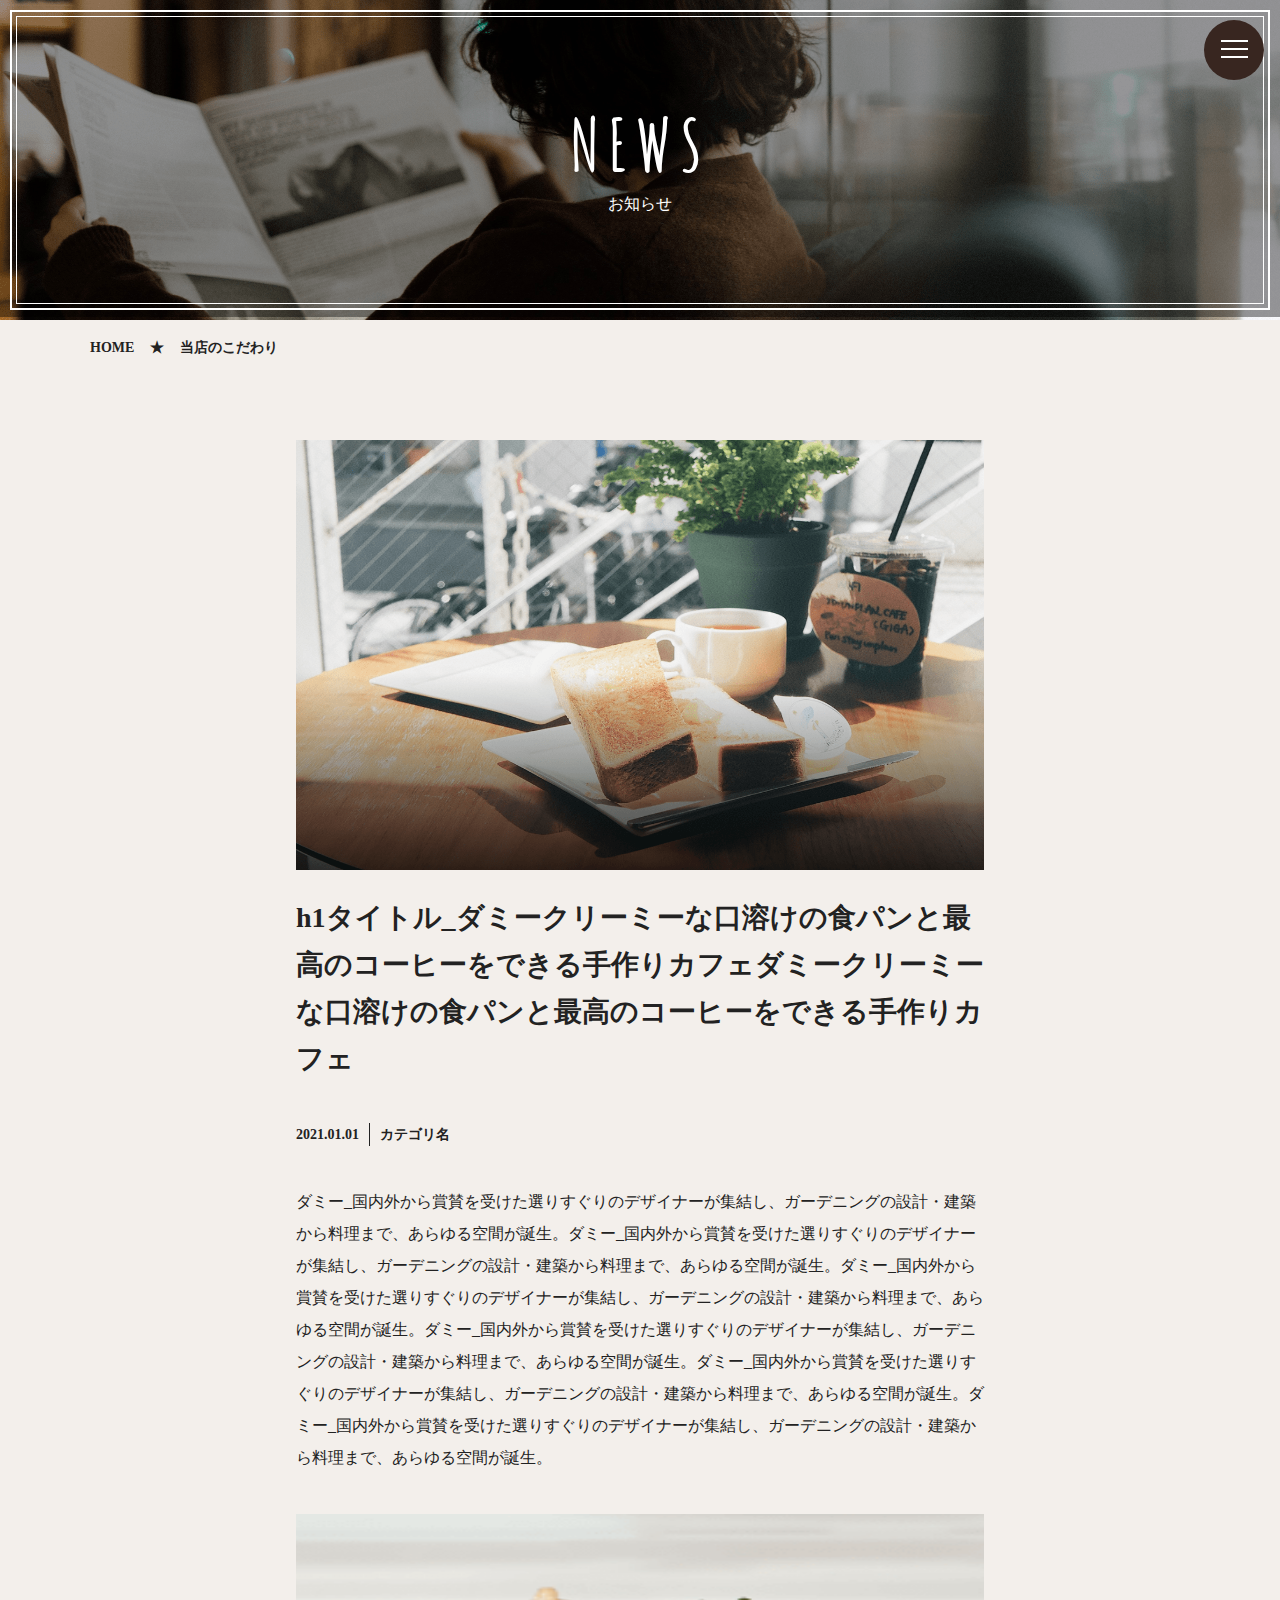
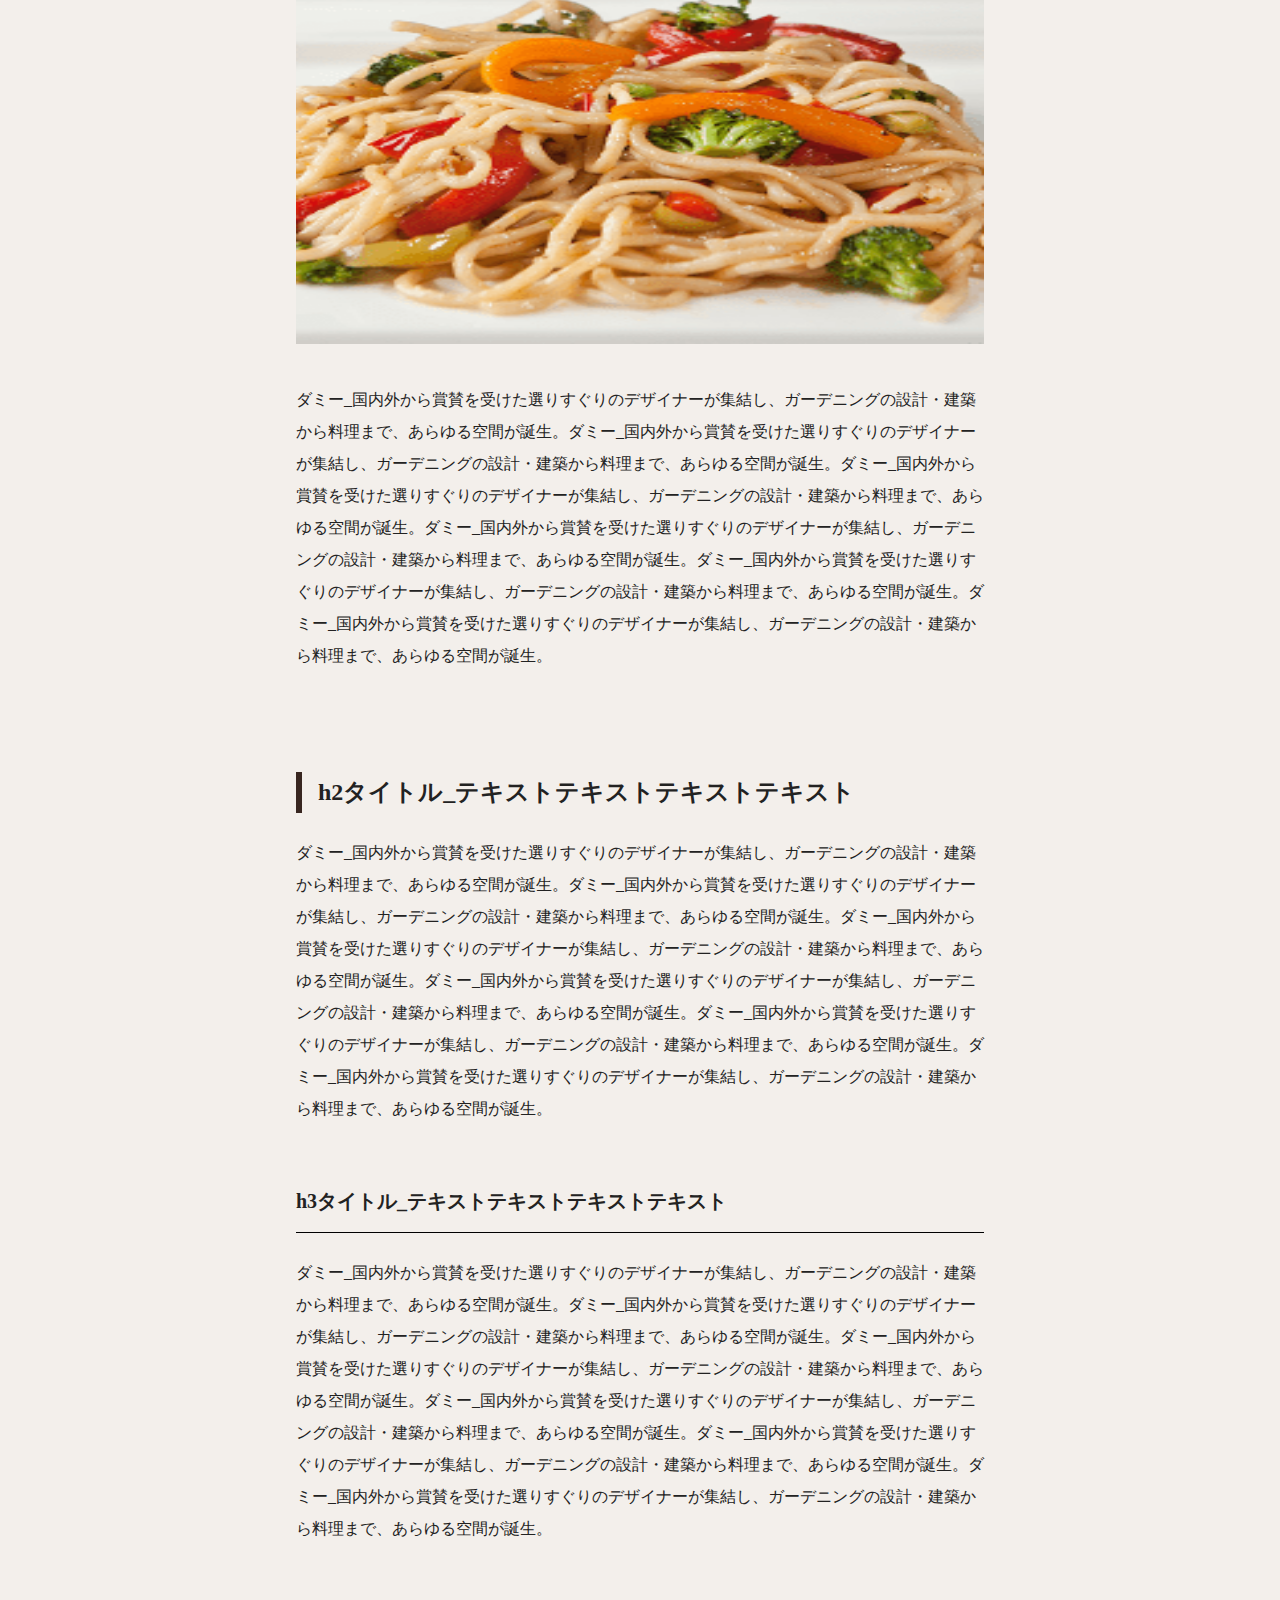
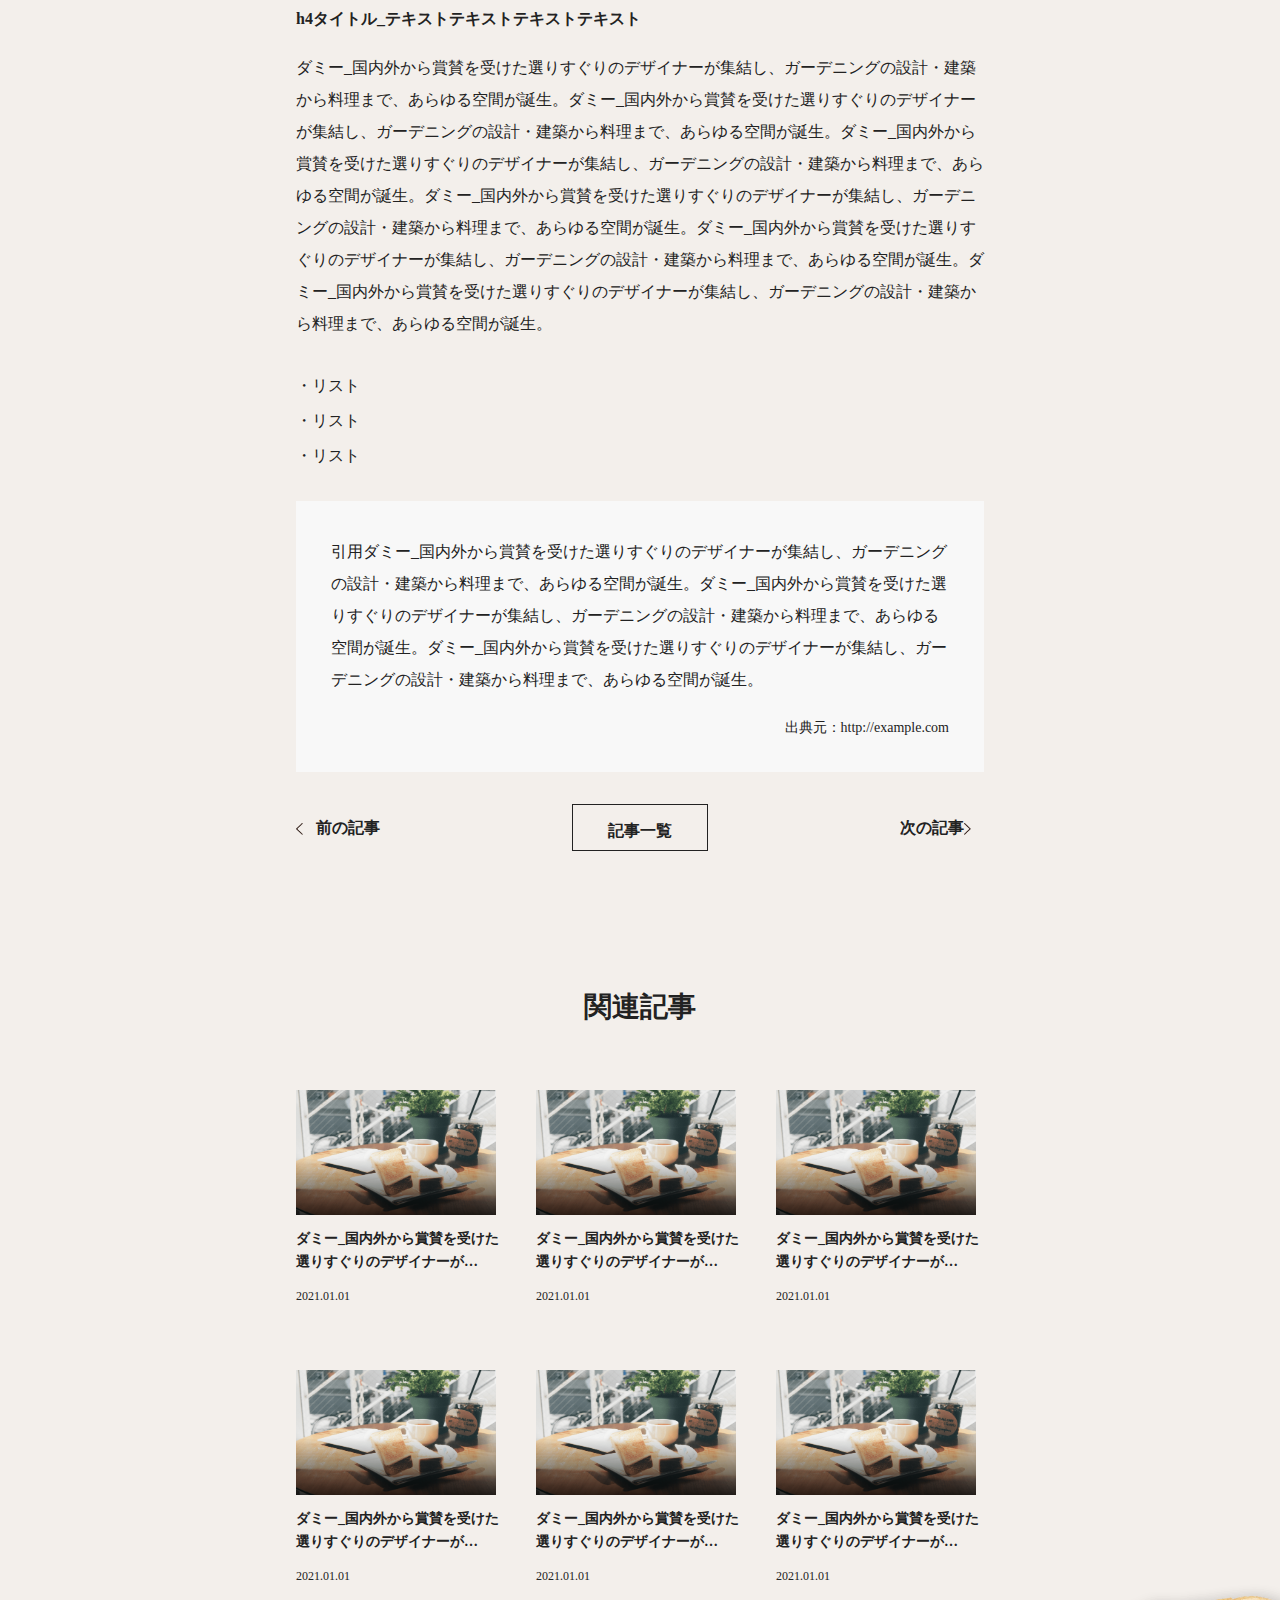
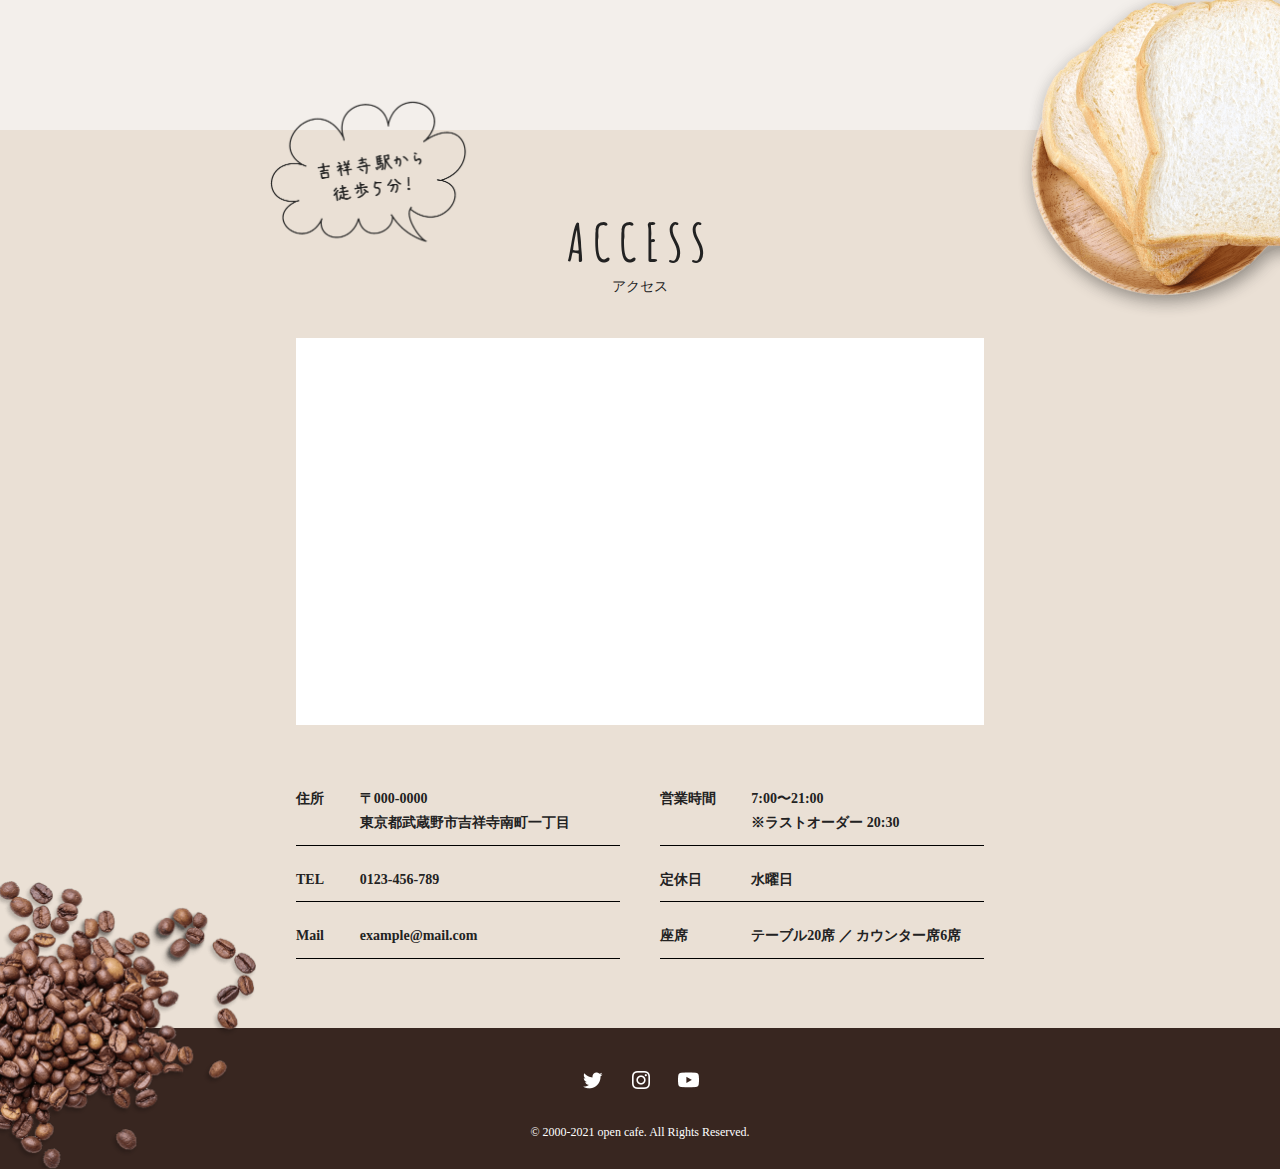
<file: single.html>
<!DOCTYPE html>
<html lang="ja">

<head>
    <meta charset="UTF-8">
    <meta http-equiv="X-UA-Compatible" content="IE=edge">
    <meta name="viewport" content="width=device-width, initial-scale=1.0">

    <title>(single)Coffee Shop</title>
    <meta name="description" content="">

    <meta property="og:title" content="menu Coffee Shop">
    <meta property="og:type" content="website">
    <meta property="og:url" content="https://example.com/">
    <!--<meta property="og:image" content="https://example.com/img/ogp.png">-->
    <meta property="og:site_name" content="Coffee Shop">
    <meta property="og:description" content="">
    <meta name="twitter:card" content="summary_large_image">
    <link rel="preconnect" href="https://fonts.googleapis.com">
    <link rel="preconnect" href="https://fonts.gstatic.com" crossorigin>
    <link
        href="https://fonts.googleapis.com/css2?family=Amatic+SC:wght@400;700&family=Damion&family=Patua+One&display=swap"
        rel="stylesheet">
    <link rel="preconnect" href="https://fonts.googleapis.com">
    <link rel="preconnect" href="https://fonts.gstatic.com" crossorigin>
    <link href="https://fonts.googleapis.com/css2?family=Amatic+SC:wght@400;700&family=Damion&display=swap"
        rel="stylesheet">
    <link rel="preconnect" href="https://fonts.googleapis.com">
    <link rel="preconnect" href="https://fonts.gstatic.com" crossorigin>
    <link href="https://fonts.googleapis.com/css2?family=Amatic+SC:wght@400;700&display=swap" rel="stylesheet">
    <link rel="stylesheet" href="https://cdnjs.cloudflare.com/ajax/libs/font-awesome/5.8.2/css/all.min.css">
    <link rel="stylesheet" href="./css/reset.css">
    <link rel="stylesheet" href="./css/style.css">

</head>

<body>

    <div class="drawer__icon">
        <div class="drawer__icon-maru">
            <div class="drawer__icon-bars">
                <div class="drawer__icon-bar1"></div>
                <div class="drawer__icon-bar2"></div>
                <div class="drawer__icon-bar3"></div>
            </div>
        </div>
    </div>


    <div class="drawer__content">

        <div class="drawer__logo">
            <img src="img/logo_light@2x-min.png" alt="">
        </div>

        <div class="drawer__content-items">
            <div class="drawer__content-item">
                <a class="drawer__content-item-a" href="">
                    TOP<span class="drawer__content-item-span">／&emsp;トップ</span></a></div>
            <div class="drawer__content-item"><a class="drawer__content-item-a" href="">
                    CONCEPT<span class="drawer__content-item-span">／&emsp;コンセプト</span></a></div>
            <div class="drawer__content-item"><a class="drawer__content-item-a" href="">
                    MENU<span class="drawer__content-item-span">／&emsp;メニュー</span></a></div>
            <div class="drawer__content-item"><a class="drawer__content-item-a" href="">
                    NEWS<span class="drawer__content-item-span">／&emsp;お知らせ</span></a></div>
            <div class="drawer__content-item"><a class="drawer__content-item-a" href="">
                    SHOP<span class="drawer__content-item-span">／&emsp;店舗情報</span></a></div>
            <div class="drawer__content-item"><a class="drawer__content-item-a" href="">
                    GIFT<span class="drawer__content-item-span">／&emsp;ギフト・贈り物</span></a></div>
            <div class="drawer__content-item"><a class="drawer__content-item-a" href="">
                    CONTACT<span class="drawer__content-item-span">／&emsp;お問い合わせ</span></a></div>

            <ul class="drawer__sns-icons">
                <li class="drawer__sns-icon"><a href="/"><img src="img/icon_twitter-light@2x-min.png" alt="twitter"></a>
                </li>
                <li class="drawer__sns-icon"><a href="/"><img src="img/icon_instagram-light@2x-min.png"
                            alt="instagram"></a></li>
                <li class="drawer__sns-icon"><a href="/"><img src="img/icon_youtube-light@2x-min.png" alt="youtube"></a>
                </li>
            </ul>
        </div>

    </div>



    <div class="drawer__background"></div>

    <div class="top top__news">
        <div class="top__filter">
            <div class="top__border1">
                <div class="top__border2"></div>
            </div>

            <div class="top__title">
                <h1 class="top__h1">NEWS</h1>
                <p class="top__sub">お知らせ</p>
            </div>
        </div>
    </div>

  <div class="Bread-crumb inner">
      <a class="Bread-crumb__tag" href="">HOME</a><span class="Bread-crumb__span">★</span><a class="Bread-crumb__tag"
          href="">当店のこだわり</a>
  </div>


    <div class="single-page__container sp-inner">
    <div class="single-page__block">
        <div class="single-page__thumbnail">
    <img class="single-page__img" src="img/img_mainvisual1-min.png" alt="">
        </div>
    <p class="single-page__title">h1タイトル_ダミークリーミーな口溶けの食パンと最高のコーヒーをできる手作りカフェダミークリーミーな口溶けの食パンと最高のコーヒーをできる手作りカフェ</p>
    <div class="single-page__tag">
        <p class="single-page__date">2021.01.01</p>
        <p class="single-page__Category">カテゴリ名</p>
    </div>
    <div class="single-page__text">
        <p class="single-page__p">ダミー_国内外から賞賛を受けた選りすぐりのデザイナーが集結し、ガーデニングの設計・建築から料理まで、あらゆる空間が誕生。ダミー_国内外から賞賛を受けた選りすぐりのデザイナーが集結し、ガーデニングの設計・建築から料理まで、あらゆる空間が誕生。ダミー_国内外から賞賛を受けた選りすぐりのデザイナーが集結し、ガーデニングの設計・建築から料理まで、あらゆる空間が誕生。ダミー_国内外から賞賛を受けた選りすぐりのデザイナーが集結し、ガーデニングの設計・建築から料理まで、あらゆる空間が誕生。ダミー_国内外から賞賛を受けた選りすぐりのデザイナーが集結し、ガーデニングの設計・建築から料理まで、あらゆる空間が誕生。ダミー_国内外から賞賛を受けた選りすぐりのデザイナーが集結し、ガーデニングの設計・建築から料理まで、あらゆる空間が誕生。
        </p>
    </div>
    <div class="single-page__thumbnail">
        <img class="single-page__img" src="img/img_special_pasta3-min.png" alt="">
    </div>
    <div class="single-page__text">
        <p class="single-page__p">ダミー_国内外から賞賛を受けた選りすぐりのデザイナーが集結し、ガーデニングの設計・建築から料理まで、あらゆる空間が誕生。ダミー_国内外から賞賛を受けた選りすぐりのデザイナーが集結し、ガーデニングの設計・建築から料理まで、あらゆる空間が誕生。ダミー_国内外から賞賛を受けた選りすぐりのデザイナーが集結し、ガーデニングの設計・建築から料理まで、あらゆる空間が誕生。ダミー_国内外から賞賛を受けた選りすぐりのデザイナーが集結し、ガーデニングの設計・建築から料理まで、あらゆる空間が誕生。ダミー_国内外から賞賛を受けた選りすぐりのデザイナーが集結し、ガーデニングの設計・建築から料理まで、あらゆる空間が誕生。ダミー_国内外から賞賛を受けた選りすぐりのデザイナーが集結し、ガーデニングの設計・建築から料理まで、あらゆる空間が誕生。
        </p>
    </div>

    <h2 class="single-page__title-h2">h2タイトル_テキストテキストテキストテキスト</h2>
    <p class="single-page__p-h">ダミー_国内外から賞賛を受けた選りすぐりのデザイナーが集結し、ガーデニングの設計・建築から料理まで、あらゆる空間が誕生。ダミー_国内外から賞賛を受けた選りすぐりのデザイナーが集結し、ガーデニングの設計・建築から料理まで、あらゆる空間が誕生。ダミー_国内外から賞賛を受けた選りすぐりのデザイナーが集結し、ガーデニングの設計・建築から料理まで、あらゆる空間が誕生。ダミー_国内外から賞賛を受けた選りすぐりのデザイナーが集結し、ガーデニングの設計・建築から料理まで、あらゆる空間が誕生。ダミー_国内外から賞賛を受けた選りすぐりのデザイナーが集結し、ガーデニングの設計・建築から料理まで、あらゆる空間が誕生。ダミー_国内外から賞賛を受けた選りすぐりのデザイナーが集結し、ガーデニングの設計・建築から料理まで、あらゆる空間が誕生。
    </p>

    <h2 class="single-page__title-h3">h3タイトル_テキストテキストテキストテキスト</h2>
    <p class="single-page__p-h">ダミー_国内外から賞賛を受けた選りすぐりのデザイナーが集結し、ガーデニングの設計・建築から料理まで、あらゆる空間が誕生。ダミー_国内外から賞賛を受けた選りすぐりのデザイナーが集結し、ガーデニングの設計・建築から料理まで、あらゆる空間が誕生。ダミー_国内外から賞賛を受けた選りすぐりのデザイナーが集結し、ガーデニングの設計・建築から料理まで、あらゆる空間が誕生。ダミー_国内外から賞賛を受けた選りすぐりのデザイナーが集結し、ガーデニングの設計・建築から料理まで、あらゆる空間が誕生。ダミー_国内外から賞賛を受けた選りすぐりのデザイナーが集結し、ガーデニングの設計・建築から料理まで、あらゆる空間が誕生。ダミー_国内外から賞賛を受けた選りすぐりのデザイナーが集結し、ガーデニングの設計・建築から料理まで、あらゆる空間が誕生。
    </p>

    <h2 class="single-page__title-4">h4タイトル_テキストテキストテキストテキスト</h2>
    <p class="single-page__p-h4">ダミー_国内外から賞賛を受けた選りすぐりのデザイナーが集結し、ガーデニングの設計・建築から料理まで、あらゆる空間が誕生。ダミー_国内外から賞賛を受けた選りすぐりのデザイナーが集結し、ガーデニングの設計・建築から料理まで、あらゆる空間が誕生。ダミー_国内外から賞賛を受けた選りすぐりのデザイナーが集結し、ガーデニングの設計・建築から料理まで、あらゆる空間が誕生。ダミー_国内外から賞賛を受けた選りすぐりのデザイナーが集結し、ガーデニングの設計・建築から料理まで、あらゆる空間が誕生。ダミー_国内外から賞賛を受けた選りすぐりのデザイナーが集結し、ガーデニングの設計・建築から料理まで、あらゆる空間が誕生。ダミー_国内外から賞賛を受けた選りすぐりのデザイナーが集結し、ガーデニングの設計・建築から料理まで、あらゆる空間が誕生。
    </p>

    <ul class="single-page__ul">
        <li class="single-page__li">・リスト</li>
        <li class="single-page__li">・リスト</li>
        <li class="single-page__li">・リスト</li>
    </ul>

    <div class="single-page__quote">
        <p class="single-page__quote-text">
            引用ダミー_国内外から賞賛を受けた選りすぐりのデザイナーが集結し、ガーデニングの設計・建築から料理まで、あらゆる空間が誕生。ダミー_国内外から賞賛を受けた選りすぐりのデザイナーが集結し、ガーデニングの設計・建築から料理まで、あらゆる空間が誕生。ダミー_国内外から賞賛を受けた選りすぐりのデザイナーが集結し、ガーデニングの設計・建築から料理まで、あらゆる空間が誕生。
        </p>
        <p class="single-page__quote-source">出典元：http://example.com</p>
    </div>


    <div class="single-page__pagination">
            <p class="single-page__pagination-prev">前の記事</p>
            <p class="single-page__pagination-list">記事一覧</p>
            <p class="single-page__pagination-next">次の記事</p>
    </div>



    <div class="single-page__connection">
        <h2 class="single-page__connection-title">関連記事</h2>

        <div class="single-page__connection-list">

<div class="single-page__connection-item">
    <div class="single-page__connection-ribbon-wrapper-1">
        <div class="single-page__connection-ribbon">
        </div>
    </div>
    <img class="single-page__connection-img" src="img/img_mainvisual1-min.png" alt="">
    <p class="single-page__connection-text">ダミー_国内外から賞賛を受けた選りすぐりのデザイナーが…</p>
    <div class="single-page__connection-date">2021.01.01</div>
</div>
<div class="single-page__connection-item">
    <div class="single-page__connection-ribbon-wrapper-1">
        <div class="single-page__connection-ribbon">
        </div>
    </div>
    <img class="single-page__connection-img" src="img/img_mainvisual1-min.png" alt="">
    <p class="single-page__connection-text">ダミー_国内外から賞賛を受けた選りすぐりのデザイナーが…</p>
    <div class="single-page__connection-date">2021.01.01</div>
</div>
<div class="single-page__connection-item">
    <div class="single-page__connection-ribbon-wrapper-1">
        <div class="single-page__connection-ribbon">
        </div>
    </div>
    <img class="single-page__connection-img" src="img/img_mainvisual1-min.png" alt="">
    <p class="single-page__connection-text">ダミー_国内外から賞賛を受けた選りすぐりのデザイナーが…</p>
    <div class="single-page__connection-date">2021.01.01</div>
</div>
<div class="single-page__connection-item">
    <div class="single-page__connection-ribbon-wrapper-1">
        <div class="single-page__connection-ribbon">
        </div>
    </div>
    <img class="single-page__connection-img" src="img/img_mainvisual1-min.png" alt="">
    <p class="single-page__connection-text">ダミー_国内外から賞賛を受けた選りすぐりのデザイナーが…</p>
    <div class="single-page__connection-date">2021.01.01</div>
</div>
<div class="single-page__connection-item">
    <div class="single-page__connection-ribbon-wrapper-1">
        <div class="single-page__connection-ribbon">
        </div>
    </div>
    <img class="single-page__connection-img" src="img/img_mainvisual1-min.png" alt="">
    <p class="single-page__connection-text">ダミー_国内外から賞賛を受けた選りすぐりのデザイナーが…</p>
    <div class="single-page__connection-date">2021.01.01</div>
</div>
<div class="single-page__connection-item">
    <div class="single-page__connection-ribbon-wrapper-1">
        <div class="single-page__connection-ribbon">
        </div>
    </div>
    <img class="single-page__connection-img" src="img/img_mainvisual1-min.png" alt="">
    <p class="single-page__connection-text">ダミー_国内外から賞賛を受けた選りすぐりのデザイナーが…</p>
    <div class="single-page__connection-date">2021.01.01</div>
</div>

        </div>
    </div>
    </div><!--single-page__block  -->

    </div>


     <section class="access">

         <div class="access__bread"><img class="access__bread-img" src="/img/bg_bread@2x-min.png" alt=""></div>


         <div class="access__speech"><img src="img/img_balloon-access@2x-min.png" alt=""></div>

         <div class="access__title">
             <h1 class="title">ACCESS</h1>
             <p class="sub-title">アクセス</p>
         </div>
         <div class="access__container sp-inner">
             <div class="access__map"><iframe
                     src="https://www.google.com/maps/embed?pb=!1m18!1m12!1m3!1d12959.749777453204!2d139.5621761697847!3d35.703156969150946!2m3!1f0!2f0!3f0!3m2!1i1024!2i768!4f13.1!3m3!1m2!1s0x6018ee45e33d4305%3A0x770cb37aee4fd5e1!2z5pel5pys44CB5p2x5Lqs6YO95q2m6JS16YeO5biCIOWQieelpeWvug!5e0!3m2!1sja!2sph!4v1678678677404!5m2!1sja!2sph"
                     width="100%" height="367" style="border:0;" allowfullscreen="" loading="lazy"
                     referrerpolicy="no-referrer-when-downgrade"></iframe></div>

             <div class="access__tables">

                 <table class="access__table">
                     <tr>
                         <td class="access__td">住所</td>
                         <td class="access__td">〒000-0000<br>東京都武蔵野市吉祥寺南町一丁目</td>
                     </tr>
                     <tr>
                         <td class="access__td">TEL</td>
                         <td class="access__td">0123-456-789</td>
                     </tr>
                     <tr>
                         <td class="access__td">Mail</td>
                         <td class="access__td">example@mail.com</td>
                     </tr>
                 </table>
                 <table class="access__table">
                     <tr>
                         <td class="access__td">営業時間</td>
                         <td class="access__td">7:00〜21:00<br>※ラストオーダー 20:30</td>
                     </tr>
                     <tr>
                         <td class="access__td">定休日</td>
                         <td class="access__td">水曜日</td>
                     </tr>
                     <tr>
                         <td class="access__td">座席</td>
                         <td class="access__td">テーブル20席 ／ カウンター席6席</td>
                     </tr>
                 </table>
             </div>
         </div>

     </section>

     <footer class="footer">
         <div class="footer__beans"><img class="footer__beans-img" src="/img/bg_coffee-beans3-min.png" alt=""></div>

         <div class="footer__bg"></div>
         <ul class="footer__sns">
             <li class="footer__sns-icon"><a href="/"><img src="img/icon_twitter-light@2x-min.png" alt="twitter"></a>
             </li>
             <li class="footer__sns-icon"><a href="/"><img src="img/icon_instagram-light@2x-min.png"
                         alt="instagram"></a></li>
             <li class="footer__sns-icon"><a href="/"><img src="img/icon_youtube-light@2x-min.png" alt="youtube"></a>
             </li>
         </ul>

         <div class="footer__copy">&copy; 2000-2021 open cafe. All Rights Reserved.</div><!-- /copy -->

     </footer>
     <script src="https://ajax.googleapis.com/ajax/libs/jquery/3.6.3/jquery.min.js"></script>
     <script src="https://cdn.jsdelivr.net/npm/swiper@9/swiper-bundle.min.js"></script>
     <script src="/js/script.js"></script>

</body>

</html>
</file>
<file: css/style.css>
@charset "UTF-8";
@media screen and (max-width: 767px) {
  .is-pc {
    display: none;
  }
}
@media screen and (min-width: 768px) {
  .is-sp {
    display: none;
  }
}
body {
  font-size: 14px;
  width: 100%;
  color: #222222;
  font-family: "Noto Serif JP", serif;
  line-height: 1.6875;
  background: #F3EFEB;
  box-sizing: content-box;
}

@media screen and (min-width: 768px) {
  .inner {
    max-width: 1100px;
    margin: 0 auto;
    padding: 0 90px;
    box-sizing: content-box;
  }
}

img {
  width: 100%;
}

button {
  position: relative;
  font-size: 16px;
  color: #fff;
  padding: 25px 54px;
  background: #222222;
}
button img {
  position: absolute;
  width: 9px;
  height: 13px;
  top: 50%;
  transform: translateY(-50%);
  right: 19px;
}
button:before {
  position: absolute;
  top: 2px;
  left: 2px;
  width: calc(100% + 4px);
  height: calc(100% + 4px);
  content: "";
  transition: all 0.3s;
  border: 1px solid #222222;
  border-top: none;
  border-left: none;
}

.title {
  font-weight: bold;
  font-size: 52px;
  font-family: "Amatic SC", cursive;
  letter-spacing: 8px;
  line-height: 1.25em;
}
@media screen and (max-width: 767px) {
  .title {
    font-size: 40px;
    letter-spacing: 5px;
  }
}

@media screen and (max-width: 767px) {
  .sp-inner {
    width: 335px;
    margin: 0 auto;
  }
}

.swiper-horizontal > .swiper-pagination-bullets,
.swiper-pagination-bullets.swiper-pagination-horizontal,
.swiper-pagination-custom,
.swiper-pagination-fraction {
  width: 100px;
  left: 0;
}

.swiper-horizontal > .swiper-pagination-bullets,
.swiper-pagination-bullets.swiper-pagination-horizontal,
.swiper-pagination-custom,
.swiper-pagination-fraction:root {
  --swiper-theme-color: #D59B71;
}

.main {
  width: 100%;
  height: 955px;
  position: relative;
}
@media screen and (max-width: 767px) {
  .main {
    height: 667px;
  }
}
@media screen and (min-width: 768px) {
  .main__container {
    display: flex;
  }
}
.main__nav {
  width: 163px;
  height: 695px;
  margin: 25px 19px;
}
.main__logo {
  width: 163px;
  height: 85px;
}
.main__logo-sp {
  width: 120px;
  height: 63px;
  padding-top: 10px;
}
.main__nav-list {
  margin-top: 45px;
  text-align: center;
}
.main__nav-item {
  letter-spacing: 0.1em;
  line-height: 1.25em;
  display: block;
  margin-top: 25px;
  font-size: 16px;
  color: #222222;
  font-family: "Patua One", cursive;
}
.main__nav-span {
  font-size: 10px;
}
.main__sns-icon {
  margin-top: 40px;
  padding: 0 22px;
  display: flex;
  justify-content: space-between;
}
.main__icon {
  width: 24px;
}
.main__img {
  position: relative;
}
@media screen and (min-width: 768px) {
  .main__img {
    background: url(../img/img_mainvisual1-min.png) no-repeat center center/cover;
    width: calc(100% - 163px);
  }
}
@media screen and (max-width: 767px) {
  .main__img {
    background: url(../img/img_mainvisual1-min.png) no-repeat center center;
    width: 100%;
    height: 667px;
  }
}
.main__img2 {
  position: relative;
}
@media screen and (min-width: 768px) {
  .main__img2 {
    background: url(../img/img_mainvisual2-min.png) no-repeat center center/cover;
    width: calc(100% - 163px);
  }
}
@media screen and (max-width: 767px) {
  .main__img2 {
    background: url(../img/img_mainvisual2-min.png) no-repeat center center;
    width: 100%;
    height: 667px;
  }
}
.main__img3 {
  position: relative;
}
@media screen and (min-width: 768px) {
  .main__img3 {
    background: url(../img/img_mainvisual3-min.png) no-repeat center center/cover;
    width: calc(100% - 163px);
  }
}
@media screen and (max-width: 767px) {
  .main__img3 {
    background: url(../img/img_mainvisual3-min.png) no-repeat center center;
    width: 100%;
    height: 667px;
  }
}
.main__img-text {
  position: absolute;
  bottom: 75px;
  color: #fff;
  font-size: 20px;
}
@media screen and (min-width: 768px) {
  .main__img-text {
    left: 80px;
  }
}
@media screen and (max-width: 767px) {
  .main__img-text {
    font-size: 16px;
    top: 110px;
  }
}
.main__bg {
  z-index: -5;
  position: absolute;
  bottom: 150px;
  right: 0;
  background: #EAE0D5;
  width: 984px;
  height: 100px;
}
.main__beans {
  position: absolute;
  right: 0;
}
.main__beans-img {
  width: 256px;
  height: 265px;
  -o-object-fit: cover;
     object-fit: cover;
  -o-object-position: left;
     object-position: left;
}
.main__img-pic-balloon {
  z-index: 10;
  position: absolute;
  width: 168px;
  height: 109px;
  bottom: 145px;
  right: 20px;
}
@media screen and (max-width: 767px) {
  .main__img-pic-balloon {
    width: 125px;
    height: 81px;
    bottom: 130px;
    right: 20px;
  }
}
.main__picup {
  position: absolute;
  background: #fff;
  opacity: 85%;
  width: 388px;
  height: 152px;
  right: 20px;
  bottom: 30px;
}
@media screen and (max-width: 767px) {
  .main__picup {
    width: 335px;
    height: 124px;
  }
}
.main__picup-news {
  position: relative;
  display: flex;
  justify-content: space-between;
  padding: 16px;
}
@media screen and (max-width: 767px) {
  .main__picup-news {
    padding: 17px 10px;
  }
}
.main__picup-img img {
  width: 120px;
  height: 120px;
}
@media screen and (max-width: 767px) {
  .main__picup-img img {
    width: 90px;
    height: 90px;
  }
}
.main__picup-time {
  font-size: 12px;
  color: #222222;
}
.main__picup-text {
  padding-top: 12px;
  color: #222222;
  width: 220px;
  height: 68px;
}
@media screen and (max-width: 767px) {
  .main__picup-text {
    font-size: 12px;
  }
}
@media screen and (max-width: 767px) {
  .main__picup-title {
    margin-left: 10px;
  }
}
.main__ribbon {
  display: inline-block;
  position: relative;
  box-sizing: border-box;
  padding: 5px 0;
  margin: 0 0 0 -20px;
  color: white;
  font-weight: bold;
  background: #222222;
  box-shadow: 0 2px 2px 0 rgba(252, 250, 250, 0.123);
}
@media screen and (max-width: 767px) {
  .main__ribbon {
    margin: 0 0 0 -31px;
    padding: 3px 0;
  }
}
.main__ribbon-wrapper {
  position: absolute;
}
@media screen and (min-width: 768px) {
  .main__ribbon-wrapper {
    right: 348px;
    bottom: 145px;
  }
}
@media screen and (max-width: 767px) {
  .main__ribbon-wrapper {
    left: 38px;
    bottom: 115px;
  }
}
.main__ribbon-p {
  margin: 0;
  padding: 0 12px 0 15px;
  font-size: 12px;
}
@media screen and (max-width: 767px) {
  .main__ribbon-p {
    padding: 0 4px 0 4px;
  }
}
.main__ribbon:after {
  position: absolute;
  content: "";
  z-index: 1;
  top: 0;
  right: -9px;
  width: 0px;
  height: 0px;
  border-width: 15px 9px 15px 0px;
  border-color: #222222 transparent;
  border-style: solid;
  box-shadow: 0 2px 0 rgba(116, 114, 114, 0.123);
}
@media screen and (max-width: 767px) {
  .main__ribbon:after {
    border-width: 13px 9px 13px 0px;
  }
}
.main__ribbon:before {
  position: absolute;
  content: "";
  top: 100%;
  left: 0;
  border: none;
  border-bottom: solid 7px transparent;
  border-right: solid 15px rgb(94, 92, 92);
}
@media screen and (max-width: 767px) {
  .main__ribbon:before {
    border-bottom: solid 5px transparent;
    border-right: solid 12px rgb(94, 92, 92);
  }
}

.drawer__icon {
  position: fixed;
  top: 20px;
  right: 16px;
  z-index: 300;
}
.drawer__icon.is-active .drawer__icon-maru {
  z-index: 299;
  position: relative;
  width: 60px;
  height: 60px;
  background: #fff;
  border-radius: 50%;
}
.drawer__icon.is-active .drawer__icon-bar1 {
  transform: rotate(-45deg);
  top: 9px;
  left: 0;
  background: #382620;
  width: 27px;
  height: 2.5px;
  border-radius: 2px;
}
.drawer__icon.is-active .drawer__icon-bar2 {
  display: none;
}
.drawer__icon.is-active .drawer__icon-bar3 {
  transform: rotate(45deg);
  top: 9px;
  left: 0;
  background: #382620;
  width: 27px;
  height: 2.5px;
  border-radius: 2px;
}
.drawer__content {
  width: 375px;
  height: 800px;
  position: fixed;
  right: 0;
  top: 0;
  background: #382620;
  z-index: 298;
  transform: translateX(105%);
  transition: transform 0.5s ease 0s;
}
@media screen and (max-width: 767px) {
  .drawer__content {
    height: 667px;
  }
}
.drawer__content.is-active {
  transform: translateX(0);
}
.drawer__icon-maru {
  position: relative;
  width: 60px;
  height: 60px;
  background: #382620;
  border-radius: 50%;
}
.drawer__icon-bars {
  position: absolute;
  top: 20px;
  left: 16.5px;
  width: 22px;
  height: 20px;
  display: block;
  position: relative;
}
.drawer__icon-bar1, .drawer__icon-bar2, .drawer__icon-bar3 {
  position: absolute;
  width: 27px;
  height: 2.2px;
  background: #fff;
  top: 0;
  left: 0;
}
.drawer__icon-bar1 {
  top: 0;
}
.drawer__icon-bar2 {
  top: 8px;
}
.drawer__icon-bar3 {
  top: 16px;
}
.drawer__background {
  position: fixed;
  top: 0;
  left: 0;
  width: 100%;
  height: 800px;
  background: rgba(0, 0, 0, 0.3);
  z-index: 297;
  display: none;
}
.drawer__background.is-active {
  display: block;
}
@media screen and (max-width: 767px) {
  .drawer__background.is-active {
    display: none;
  }
}
.drawer__logo {
  width: 120px;
  height: 63px;
  margin: 10px 0 0 14px;
}
.drawer__content-items {
  width: 240px;
  height: 487px;
  margin: 55px 0 0 40px;
}
@media screen and (max-width: 767px) {
  .drawer__content-items {
    margin: 40px 0 0 30px;
  }
}
.drawer__content-item {
  font-size: 24px;
  margin-top: 30px;
}
@media screen and (max-width: 767px) {
  .drawer__content-item {
    margin-top: 20px;
  }
}
.drawer__content-item-a {
  color: #fff;
}
.drawer__content-item-span {
  font-size: 10px;
  margin-left: 12px;
}
.drawer__sns-icons {
  display: flex;
  justify-content: space-between;
  width: 190px;
  height: 40px;
  margin: 50px 0 0 56px;
}
@media screen and (max-width: 767px) {
  .drawer__sns-icons {
    margin-top: 20px;
  }
}
.drawer__sns-icon {
  width: 38px;
  height: 38px;
}

@media screen and (min-width: 768px) {
  .concept {
    height: 1100px;
  }
}
@media screen and (max-width: 767px) {
  .concept {
    padding-top: 200px;
  }
}
@media screen and (min-width: 768px) {
  .concept__title {
    margin-top: 20px;
  }
}
@media screen and (max-width: 767px) {
  .concept__title {
    margin-top: 40px;
  }
}
.concept__container {
  display: flex;
  position: relative;
}
@media screen and (min-width: 768px) {
  .concept__container {
    width: 100%;
    height: 764px;
  }
}
@media screen and (max-width: 767px) {
  .concept__container {
    width: 100%;
    height: 1180px;
    flex-direction: column-reverse;
  }
}
.concept__left {
  width: 50%;
  max-width: 600px;
  margin-left: calc(50% - 640px);
}
@media screen and (max-width: 767px) {
  .concept__left {
    width: 315px;
    height: 400px;
  }
}
.concept__left img {
  height: 100%;
  -o-object-fit: cover;
     object-fit: cover;
  -o-object-position: bottom;
     object-position: bottom;
}
.concept__right {
  width: 550px;
  padding-left: 80px;
}
.concept__message {
  margin-top: 60px;
  font-size: 28px;
  font-weight: bold;
}
@media screen and (max-width: 767px) {
  .concept__message {
    font-size: 20px;
  }
}
.concept__text {
  line-height: 2em;
  margin-top: 60px;
}
@media screen and (max-width: 767px) {
  .concept__text {
    width: 335px;
    height: 300px;
  }
}
.concept__button {
  margin-top: 60px;
}
@media screen and (max-width: 767px) {
  .concept__button {
    display: block;
    width: 289px;
    height: 72px;
    margin: 66px auto 86px;
  }
}
.concept__bg {
  z-index: -1;
  position: absolute;
  bottom: -45px;
  background: #EAE0D5;
  width: calc(50% + 590px);
  height: 300px;
}
@media screen and (max-width: 767px) {
  .concept__bg {
    width: 355px;
    height: 100px;
    bottom: -70px;
    left: 0;
  }
}

@media screen and (max-width: 767px) {
  .menu {
    padding-top: 80px;
  }
}
.menu__leaves {
  position: absolute;
  top: -130px;
  right: 0;
}
@media screen and (max-width: 767px) {
  .menu__leaves {
    top: -185px;
  }
}
.menu__leaves-img {
  width: 166px;
  height: 228px;
  -o-object-fit: cover;
     object-fit: cover;
  -o-object-position: left;
     object-position: left;
}
@media screen and (max-width: 767px) {
  .menu__leaves-img {
    width: 86px;
    height: 135px;
  }
}
.menu__special-title {
  text-align: center;
}
@media screen and (min-width: 768px) {
  .menu__special-title {
    padding-top: 80px;
  }
}
@media screen and (max-width: 767px) {
  .menu__special-title {
    padding: 50px 0;
  }
}
.menu__special {
  position: relative;
  background: #EAE0D5;
}
@media screen and (min-width: 768px) {
  .menu__special {
    height: 1070px;
    margin: 0 auto;
  }
}
@media screen and (max-width: 767px) {
  .menu__special {
    height: 1057px;
    margin-top: 120px;
  }
}
.menu__special-box {
  background: #fff;
}
@media screen and (min-width: 768px) {
  .menu__special-box {
    position: relative;
    margin: 0 auto;
    width: 1180px;
    height: 757px;
  }
}
@media screen and (max-width: 767px) {
  .menu__special-box {
    width: 100%;
    height: 804px;
    padding-top: 40px;
  }
}
.menu__special-ribbon {
  position: absolute;
  left: 50%;
  transform: translateX(-50%);
  width: 430px;
  height: 62px;
}
@media screen and (min-width: 768px) {
  .menu__special-ribbon {
    top: -25px;
  }
}
@media screen and (max-width: 767px) {
  .menu__special-ribbon {
    width: 300px;
    top: 155px;
  }
}
.menu__special-speech {
  position: absolute;
  right: -20px;
  top: -70px;
}
@media screen and (min-width: 768px) {
  .menu__special-speech {
    width: 307px;
    height: 160px;
  }
}
@media screen and (max-width: 767px) {
  .menu__special-speech {
    top: -42px;
    right: 0;
  }
  .menu__special-speech img {
    width: 187px;
    height: 107px;
    -o-object-fit: cover;
       object-fit: cover;
    -o-object-position: left;
       object-position: left;
  }
}
.menu__special-menus {
  display: flex;
  justify-content: space-between;
  width: 100%;
}
@media screen and (min-width: 768px) {
  .menu__special-menus {
    height: 367px;
    margin-top: 60px;
    padding: 0 39px;
  }
}
@media screen and (max-width: 767px) {
  .menu__special-menus {
    width: 336px;
    height: 432px;
    flex-wrap: wrap;
    margin: 0 auto;
  }
}
@media screen and (min-width: 768px) {
  .menu__special-menu {
    margin-top: 60px;
    padding: 0;
    max-width: 260px;
  }
}
@media screen and (min-width: 768px) {
  .menu__special-menu:nth-child(2n) {
    padding-top: 40px;
  }
}
.menu__special-img {
  width: 260px;
  height: 260px;
}
@media screen and (max-width: 767px) {
  .menu__special-img {
    width: 158px;
    height: 158px;
  }
}
.menu__special-explanation {
  display: flex;
  margin-top: 15px;
}
.menu__special-abc {
  font-size: 32px;
  font-family: "Patua One", cursive;
  color: #fff;
  width: 49px;
  height: 49px;
  background: #222222;
  text-align: center;
}
@media screen and (max-width: 767px) {
  .menu__special-abc {
    width: 24px;
    height: 24px;
    font-size: 19px;
  }
}
.menu__special-text {
  width: 199px;
  height: 49px;
  font-size: 18px;
  font-weight: bold;
  margin-left: 12px;
  line-height: 1.35em;
}
@media screen and (max-width: 767px) {
  .menu__special-text {
    font-size: 14px;
    width: 128px;
  }
}
.menu__special-set {
  background: #F7F6F4;
}
@media screen and (min-width: 768px) {
  .menu__special-set {
    margin: 120px auto 0;
    width: 1100px;
    height: 230px;
    display: flex;
    justify-content: space-between;
    padding: 20px 70px;
  }
}
@media screen and (max-width: 767px) {
  .menu__special-set {
    border-radius: 8px;
    height: 293px;
    margin-top: 20px;
  }
}
.menu__special-set-menu {
  width: 700px;
  height: 190px;
}
@media screen and (max-width: 767px) {
  .menu__special-set-menu {
    width: 335px;
    height: 99px;
    padding-top: 20px;
  }
}
.menu__special-set-title {
  font-weight: bold;
}
@media screen and (min-width: 768px) {
  .menu__special-set-title {
    font-size: 20px;
    text-align: right;
  }
}
@media screen and (max-width: 767px) {
  .menu__special-set-title {
    text-align: center;
    font-size: 16px;
    margin-top: 20px;
  }
}
.menu__special-set-price {
  font-family: "Damion", cursive;
}
@media screen and (min-width: 768px) {
  .menu__special-set-price {
    font-size: 57px;
    margin-top: -10px;
    border-bottom: dotted 5px #222222;
  }
}
@media screen and (max-width: 767px) {
  .menu__special-set-price {
    font-size: 40px;
    margin: 0 auto;
    border-bottom: dotted 5px #222222;
    width: 142px;
    line-height: 1;
    padding: 15px 0;
  }
}
.menu__special-time {
  padding-top: 8px;
  text-align: center;
}
.menu__special-leaves {
  position: absolute;
  bottom: -270px;
}
@media screen {
  .menu__special-leaves {
    bottom: -110px;
  }
}
.menu__special-leaves-img {
  width: 296px;
  height: 396px;
  -o-object-fit: cover;
     object-fit: cover;
  -o-object-position: right;
     object-position: right;
}
@media screen and (max-width: 767px) {
  .menu__special-leaves-img {
    width: 146px;
    height: 190px;
  }
}
.menu__grand {
  position: relative;
  height: 3430px;
}
@media screen and (max-width: 767px) {
  .menu__grand {
    height: 2977px;
  }
}
.menu__grand-base {
  z-index: -10;
  position: absolute;
  top: 14%;
  right: 0;
  width: 70%;
  height: 2700px;
  background: #EAE0D5;
}
@media screen and (max-width: 767px) {
  .menu__grand-base {
    height: 2630px;
    top: 7.5%;
  }
}
.menu__grand-title {
  margin: 150px 0 40px;
  line-height: 1;
  text-align: center;
}
.menu__grand-box {
  width: 343px;
}
@media screen and (max-width: 767px) {
  .menu__grand-box {
    width: 158px;
    height: 239px;
  }
}
.menu__grand-img {
  width: 343px;
  padding: 8px;
  background: #fff;
}
@media screen and (max-width: 767px) {
  .menu__grand-img {
    width: 148px;
  }
}
.menu__grand-text {
  padding-top: 12px;
  font-size: 20px;
  font-weight: bold;
}
@media screen and (max-width: 767px) {
  .menu__grand-text {
    font-size: 14px;
  }
}
.menu__grand-price {
  font-size: 32px;
  font-family: "Amatic SC", cursive;
  font-family: "Damion", cursive;
}
@media screen and (max-width: 767px) {
  .menu__grand-price {
    font-size: 24px;
    line-height: 1;
  }
}
.menu__grand-menu-title {
  display: flex;
  margin-bottom: 24px;
  font-size: 24px;
  font-weight: bold;
  position: relative;
  padding: 7px 0 7px 20px;
  border-top: 2.5px solid #000;
  border-bottom: 2px solid #000;
}
.menu__grand-menu-title:not(:first-child) {
  margin-top: 100px;
}
@media screen and (max-width: 767px) {
  .menu__grand-menu-title:not(:first-child) {
    margin-top: 40px;
  }
}
@media screen and (max-width: 767px) {
  .menu__grand-menu-title {
    margin-bottom: 20px;
    font-size: 20px;
    padding: 4px 0 4px 15px;
  }
}
.menu__grand-menu-title:before {
  position: absolute;
  top: 2px;
  left: 0;
  width: 100%;
  height: calc(100% - 6px);
  content: "";
  border-top: 1px solid #000;
  border-bottom: 1px solid #000;
}
.menu__grand-pastas {
  width: 100%;
  display: flex;
  justify-content: space-between;
  flex-wrap: wrap;
}
.menu__grand-salads {
  width: 100%;
  justify-content: space-between;
  display: flex;
  flex-wrap: wrap;
}
.menu__grand-sweets {
  width: 100%;
  justify-content: space-between;
  display: flex;
  flex-wrap: wrap;
}
.menu__beans {
  position: absolute;
  right: 0;
}
@media screen and (min-width: 768px) {
  .menu__beans {
    bottom: 150px;
  }
}
@media screen and (max-width: 767px) {
  .menu__beans {
    bottom: 23px;
  }
}
.menu__beans-img {
  width: 256px;
  height: 329px;
  -o-object-fit: cover;
     object-fit: cover;
  -o-object-position: left;
     object-position: left;
}
@media screen and (max-width: 767px) {
  .menu__beans-img {
    width: 130px;
    height: 142px;
  }
}
.menu__grand-img-drink {
  width: 343px;
  padding: 8px;
  background: #fff;
}
.menu__grand-drink-img {
  width: 327px;
}
.menu__grand-drink-box {
  width: 100%;
}
@media screen and (min-width: 768px) {
  .menu__grand-drink-box {
    display: flex;
  }
}
@media screen and (min-width: 768px) {
  .menu__grand-drink-various {
    width: 100%;
    display: flex;
    justify-content: flex-end;
    height: 250px;
  }
}
@media screen and (max-width: 767px) {
  .menu__grand-drink-various {
    width: 295px;
    height: 690px;
    margin: 20px auto;
  }
}
.menu__grand-table {
  text-align: left;
  border-collapse: collapse;
  width: 100%;
}
.menu__grand-drink {
  font-size: 14px;
  font-weight: bold;
  width: 197px;
}
@media screen and (min-width: 768px) {
  .menu__grand-drink:not(:first-child) {
    margin-left: 48px;
  }
}
@media screen and (max-width: 767px) {
  .menu__grand-drink:not(:first-child) {
    margin-top: 40px;
  }
}
@media screen and (min-width: 768px) {
  .menu__grand-drink {
    height: 250px;
  }
}
@media screen and (max-width: 767px) {
  .menu__grand-drink {
    width: 295px;
  }
}
.menu__td {
  text-align: right;
  font-family: "Damion", cursive;
  font-size: 20px;
}
@media screen and (max-width: 767px) {
  .menu__td {
    margin-top: 20px;
  }
}
.menu__drink-title {
  border-bottom: 1px solid #000;
}
@media screen and (max-width: 767px) {
  .menu__drink-title {
    line-height: 2.5em;
  }
}
.menu__button {
  display: block;
}
@media screen and (min-width: 768px) {
  .menu__button {
    margin: 72px auto;
  }
}
@media screen and (max-width: 767px) {
  .menu__button {
    width: 289px;
    height: 72px;
    margin: 30px auto;
  }
}

.gallery {
  position: relative;
  height: 689px;
  background: #EAE0D5;
}
@media screen and (max-width: 767px) {
  .gallery {
    height: 725px;
  }
}
.gallery__title {
  padding-top: 80px;
  text-align: center;
}
.gallery__lists {
  margin-top: 40px;
  display: flex;
  justify-content: space-between;
}
@media screen and (min-width: 768px) {
  .gallery__lists {
    width: 100%;
  }
}
@media screen and (max-width: 767px) {
  .gallery__lists {
    flex-wrap: wrap;
    gap: 19px 0;
  }
}
@media screen and (max-width: 767px) {
  .gallery__lists img {
    width: 158px;
    height: 158px;
  }
}
.gallery__speech {
  position: absolute;
  top: -20px;
  left: 20%;
  width: 265px;
  height: 138px;
}
@media screen and (max-width: 767px) {
  .gallery__speech {
    top: -52px;
    left: 0;
  }
}
@media screen and (max-width: 767px) {
  .gallery__speech img {
    width: 176px;
    height: 104px;
    -o-object-fit: cover;
       object-fit: cover;
    -o-object-position: right;
       object-position: right;
  }
}
.gallery__button {
  display: block;
  margin: 60px auto;
}
@media screen and (max-width: 767px) {
  .gallery__button {
    margin: 40px auto;
  }
}

.news {
  position: relative;
}
@media screen and (min-width: 768px) {
  .news {
    height: 1130px;
  }
}
.news__plate {
  position: absolute;
  top: -270px;
}
@media screen and (max-width: 767px) {
  .news__plate {
    top: -120px;
  }
}
.news__plate-img {
  width: 266px;
  height: 320px;
  -o-object-fit: cover;
     object-fit: cover;
  -o-object-position: right;
     object-position: right;
}
@media screen and (max-width: 767px) {
  .news__plate-img {
    width: 152px;
    height: 185px;
  }
}
.news__title {
  margin-top: 120px;
  text-align: center;
}
.news__title-left {
  padding-top: 16px;
  font-size: 20px;
  font-weight: bold;
}
@media screen and (max-width: 767px) {
  .news__title-left {
    font-size: 14px;
    padding-top: 12px;
  }
}
.news__text {
  padding-top: 14px;
}
@media screen and (max-width: 767px) {
  .news__text {
    font-size: 12px;
    padding-top: 12px;
  }
}
.news__date-left {
  margin-top: 14px;
}
@media screen and (max-width: 767px) {
  .news__date-left {
    font-size: 12px;
    margin-top: 12px;
  }
}
.news__item {
  position: relative;
  width: 510px;
}
@media screen and (max-width: 767px) {
  .news__item {
    width: 335px;
    height: 401px;
  }
}
.news__ribbon {
  display: inline-block;
  position: relative;
  box-sizing: border-box;
  padding: 5px 0;
  margin: 0 0 0 -20px;
  color: white;
  font-weight: bold;
  background: #222222;
  box-shadow: 0 2px 2px 0 rgba(252, 250, 250, 0.123);
}
@media screen and (max-width: 767px) {
  .news__ribbon {
    padding: 2px 0;
  }
}
.news__ribbon-wrapper {
  position: absolute;
  width: 93px;
  top: 10px;
  left: 10px;
}
.news__ribbon-p {
  margin: 0;
  padding: 0 12px 0 15px;
  font-size: 16px;
}
@media screen and (max-width: 767px) {
  .news__ribbon-p {
    font-size: 12px;
    padding: 0 7px 0 10px;
  }
}
.news__ribbon:after {
  position: absolute;
  content: "";
  z-index: 1;
  top: 0;
  right: -9px;
  width: 0px;
  height: 0px;
  border-width: 19px 9px 18px 0px;
  border-color: #222222 transparent;
  border-style: solid;
  box-shadow: 0 2px 0 rgba(116, 114, 114, 0.123);
}
@media screen and (max-width: 767px) {
  .news__ribbon:after {
    right: -6px;
    border-width: 12px 6px 12px 0px;
  }
}
.news__ribbon:before {
  position: absolute;
  content: "";
  top: 100%;
  left: 0;
  border: none;
  border-bottom: solid 5px transparent;
  border-right: solid 10px rgb(94, 92, 92);
}
.news__right-title {
  margin-top: 12px;
  font-weight: bold;
}
@media screen and (max-width: 767px) {
  .news__right-title {
    font-size: 12px;
    margin-top: 8px;
  }
}
.news__date {
  margin-top: 12px;
}
@media screen and (max-width: 767px) {
  .news__date {
    font-size: 12px;
    margin-top: 8px;
  }
}
.news__container {
  margin-top: 40px;
}
@media screen and (min-width: 768px) {
  .news__container {
    width: 100%;
    display: flex;
  }
}
.news__img {
  width: 510px;
  height: 319px;
}
@media screen and (max-width: 767px) {
  .news__img {
    width: 335px;
    height: 209px;
  }
}
.news__right {
  display: flex;
  flex-wrap: wrap;
}
@media screen and (min-width: 768px) {
  .news__right {
    justify-content: flex-end;
    width: 560;
    height: 90px;
  }
}
@media screen and (max-width: 767px) {
  .news__right {
    padding-top: 20px;
  }
}
.news__right-item {
  position: relative;
  width: 263px;
}
@media screen and (max-width: 767px) {
  .news__right-item {
    width: 158px;
  }
}
.news__right-item:nth-child(2n) {
  padding-left: 30px;
}
@media screen and (max-width: 767px) {
  .news__right-item:nth-child(2n) {
    padding-left: 15px;
  }
}
.news__right-ribbon {
  display: inline-block;
  position: relative;
  box-sizing: border-box;
  padding: 5px 0;
  margin: 0 0 0 -20px;
  color: white;
  font-weight: bold;
  background: #222222;
  box-shadow: 0 2px 2px 0 rgba(252, 250, 250, 0.123);
}
@media screen and (max-width: 767px) {
  .news__right-ribbon {
    padding: 0;
  }
}
.news__right-ribbon-wrapper-1 {
  position: absolute;
  width: 78px;
  top: 10px;
  left: 10px;
}
@media screen and (max-width: 767px) {
  .news__right-ribbon-wrapper-1 {
    left: 15px;
  }
}
.news__right-ribbon-wrapper-2 {
  position: absolute;
  width: 78px;
  top: 10px;
  left: 40px;
}
@media screen and (max-width: 767px) {
  .news__right-ribbon-wrapper-2 {
    left: 30px;
  }
}
.news__right-ribbon-p {
  margin: 0;
  padding: 0 12px 0 15px;
  font-size: 12px;
}
@media screen and (max-width: 767px) {
  .news__right-ribbon-p {
    padding: 0 7px 0 5px;
  }
}
.news__right-ribbon:after {
  position: absolute;
  content: "";
  z-index: 1;
  top: 0;
  right: -9px;
  width: 0px;
  height: 0px;
  border-width: 15px 9px 15px 0px;
  border-color: #222222 transparent;
  border-style: solid;
  box-shadow: 0 2px 0 rgba(116, 114, 114, 0.123);
}
@media screen and (max-width: 767px) {
  .news__right-ribbon:after {
    right: -7px;
    border-width: 10.5px 7px 10px 0px;
  }
}
.news__right-ribbon:before {
  position: absolute;
  content: "";
  top: 100%;
  left: 0;
  border: none;
  border-bottom: solid 5px transparent;
  border-right: solid 10px rgb(94, 92, 92);
}
@media screen and (max-width: 767px) {
  .news__right-ribbon:before {
    border-bottom: solid 3px transparent;
    border-right: solid 5px rgb(94, 92, 92);
  }
}
.news__right-img {
  width: 255px;
  height: 159px;
}
@media screen and (max-width: 767px) {
  .news__right-img {
    width: 158px;
    height: 98px;
  }
}
.news__button {
  display: block;
  margin: 170px auto;
}
@media screen and (max-width: 767px) {
  .news__button {
    width: 289px;
    height: 72px;
    margin-top: 40px;
  }
}

.access {
  position: relative;
  height: 898px;
  background: #EAE0D5;
}
.access__bread {
  position: absolute;
  top: -160px;
  right: 0;
}
@media screen and (max-width: 767px) {
  .access__bread {
    top: -100px;
  }
}
.access__bread-img {
  width: 296px;
  height: 359px;
  -o-object-fit: cover;
     object-fit: cover;
  -o-object-position: left;
     object-position: left;
}
@media screen and (max-width: 767px) {
  .access__bread-img {
    width: 153px;
    height: 180px;
  }
}
.access__speech {
  position: absolute;
  top: -50px;
  left: 20%;
  width: 232px;
  height: 200px;
}
@media screen and (max-width: 767px) {
  .access__speech {
    left: 0;
  }
}
@media screen and (max-width: 767px) {
  .access__speech img {
    width: 169px;
    height: 172px;
    -o-object-fit: cover;
       object-fit: cover;
    -o-object-position: right;
       object-position: right;
  }
}
.access__title {
  text-align: center;
  padding: 80px 0 40px;
}
.access__map {
  padding: 10px;
  margin: 0 auto 40px;
  background: #fff;
}
@media screen and (max-width: 767px) {
  .access__map iframe {
    position: absolute;
    left: 0;
    top: 0;
    height: 100%;
    width: 100%;
  }
}
@media screen and (min-width: 768px) {
  .access__map {
    width: 688px;
    height: 387px;
  }
}
@media screen and (max-width: 767px) {
  .access__map {
    height: 0;
    overflow: hidden;
    padding-bottom: 56.25%;
    position: relative;
  }
}
.access__tables {
  margin: 0 auto 80px;
  font-weight: bold;
}
@media screen and (min-width: 768px) {
  .access__tables {
    width: 688px;
    display: flex;
    justify-content: space-between;
  }
}
.access__table {
  border-collapse: collapse;
  border-bottom: 1px solid #000;
  width: 324px;
}
.access__td {
  border-collapse: collapse;
  border-bottom: 1px solid #000;
}
.access__td:nth-child(2n) {
  padding: 22px 0 10px 30px;
}

.footer {
  height: 141px;
  background: #382620;
  position: relative;
}
.footer__beans {
  position: absolute;
  bottom: 0;
}
@media screen and (max-width: 767px) {
  .footer__beans {
    bottom: 85px;
  }
}
.footer__beans-img {
  width: 256px;
  height: 288px;
  -o-object-fit: cover;
     object-fit: cover;
  -o-object-position: right;
     object-position: right;
}
@media screen and (max-width: 767px) {
  .footer__beans-img {
    width: 92px;
    height: 113px;
  }
}
.footer__sns {
  padding-top: 40px;
  width: 120px;
  margin: 0 auto;
  display: flex;
  justify-content: space-between;
}
.footer__sns-icon {
  width: 24px;
}
.footer__copy {
  padding-top: 30px;
  font-size: 12px;
  color: #fff;
  text-align: center;
}

.top {
  position: relative;
  width: 100%;
  height: 320px;
}
@media screen and (max-width: 767px) {
  .top {
    width: 100%;
    height: 120px;
  }
}
.top__concept {
  background: url(../img/img_firstview_concept-min.png) center center/cover;
}
.top__news {
  background: url(../img/img_firstview_news-min.png) center center/cover;
}
.top__shop {
  background: url(../img/img_firstview_shop-min.png) center center/cover;
}
.top__gift {
  background: url(../img/img_firstview_gift-min.png) center center/cover;
}
.top__contact {
  background: url(../img/img_firstview_contact-min.png) center center/cover;
}
.top__filter {
  background-color: rgba(0, 0, 0, 0.4);
}
.top__border1 {
  position: absolute;
  top: 10px;
  left: 50%;
  transform: translateX(-50%);
  width: calc(100% - 20px);
  height: calc(100% - 20px);
  content: "";
  border: 2.5px solid #fff;
}
.top__border2 {
  position: absolute;
  top: 4px;
  left: 50%;
  transform: translateX(-50%);
  width: calc(100% - 8px);
  height: calc(100% - 8px);
  content: "";
  border: 1px solid #fff;
}
.top__title {
  text-align: center;
  padding: 100px 0;
}
@media screen and (max-width: 767px) {
  .top__title {
    padding: 32px 0;
  }
}
.top__h1 {
  font-family: "Amatic SC", cursive;
  letter-spacing: 8px;
  line-height: 1.25em;
  color: #fff;
  font-size: 72px;
  font-weight: bold;
}
@media screen and (max-width: 767px) {
  .top__h1 {
    font-size: 32px;
    line-height: 1em;
  }
}
.top__sub {
  font-size: 16px;
  color: #fff;
}
@media screen and (max-width: 767px) {
  .top__sub {
    font-size: 14px;
  }
}
.top__menu {
  background: url(../img/img_firstview_menu-min.png) center center/cover;
}

.Bread-crumb {
  font-weight: bold;
  margin-top: 16px;
}
@media screen and (max-width: 767px) {
  .Bread-crumb {
    margin-top: 5px;
    padding-left: 10px;
  }
}
.Bread-crumb__tag {
  color: #222222;
}
@media screen and (max-width: 767px) {
  .Bread-crumb__tag {
    font-size: 12px;
  }
}
.Bread-crumb__tag:not(:first-child) {
  margin-left: 16px;
}
.Bread-crumb__span {
  margin-left: 16px;
}

.concept-main__1-container {
  margin-top: 80px;
  position: relative;
  width: 100%;
}
@media screen and (min-width: 768px) {
  .concept-main__1-container {
    height: 730px;
    display: flex;
    align-items: center;
    justify-content: space-between;
  }
}
@media screen and (min-width: 768px) {
  .concept-main__detail {
    width: 389px;
    height: 524px;
  }
}
.concept-main__title {
  font-size: 28px;
  font-weight: bold;
}
@media screen and (max-width: 767px) {
  .concept-main__title {
    font-size: 20px;
  }
}
.concept-main__text {
  margin-top: 40px;
  line-height: 2em;
}
@media screen and (max-width: 767px) {
  .concept-main__text {
    width: 335px;
  }
}
.concept-main__right {
  width: 640px;
  height: 730px;
}
@media screen and (max-width: 767px) {
  .concept-main__right {
    width: 335px;
    height: 382px;
    margin-top: 40px;
  }
}
.concept-main__bg {
  z-index: -10;
  position: absolute;
  background: #EAE0D5;
  bottom: -100px;
  right: 0;
  width: 75%;
  height: 200px;
}
@media screen and (max-width: 767px) {
  .concept-main__bg {
    width: 335px;
    height: 100px;
    bottom: -50px;
    right: 0;
  }
}
.concept-main__2 {
  position: relative;
  width: 100%;
}
@media screen and (min-width: 768px) {
  .concept-main__2 {
    height: 597px;
  }
}
.concept-main__2-inner {
  margin: 0 auto;
}
@media screen and (min-width: 768px) {
  .concept-main__2-inner {
    padding-top: 200px;
    max-width: 1700px;
  }
}
.concept-main__2-container {
  display: flex;
  align-items: center;
  justify-content: space-between;
  width: 100%;
}
@media screen and (max-width: 767px) {
  .concept-main__2-container {
    flex-direction: column-reverse;
  }
}
.concept-main__left-2 {
  width: 640px;
  height: 537px;
}
@media screen and (max-width: 767px) {
  .concept-main__left-2 {
    width: 335px;
    height: 281px;
  }
}
@media screen and (min-width: 768px) {
  .concept-main__detail-2 {
    width: 389px;
    height: 384px;
  }
}
@media screen and (max-width: 767px) {
  .concept-main__detail-2 {
    margin: 130px 0 40px;
  }
}
.concept-main__bg-2 {
  z-index: -10;
  position: absolute;
  bottom: -200px;
  left: 0;
  width: 580px;
  height: 437px;
  background: #EAE0D5;
}
@media screen and (max-width: 767px) {
  .concept-main__bg-2 {
    width: 284px;
    height: 227px;
    bottom: -20px;
  }
}
.concept-main__3 {
  position: relative;
}
@media screen and (min-width: 768px) {
  .concept-main__3 {
    padding: 100px 0 230px;
  }
}
.concept-main__3-inner {
  margin: 0 auto;
}
@media screen and (min-width: 768px) {
  .concept-main__3-inner {
    max-width: 1500px;
  }
}
@media screen and (min-width: 768px) {
  .concept-main__3-container {
    display: flex;
    justify-content: space-between;
    align-items: center;
    margin-top: 200px;
    height: 400px;
    width: 100%;
  }
}
@media screen and (max-width: 767px) {
  .concept-main__3-container {
    margin-bottom: 200px;
  }
}
.concept-main__right-3 {
  width: 640px;
  height: 400px;
}
@media screen and (max-width: 767px) {
  .concept-main__right-3 {
    width: 294px;
    height: 184px;
  }
}
@media screen and (min-width: 768px) {
  .concept-main__detail-3 {
    width: 389px;
    height: 326px;
  }
}
@media screen and (max-width: 767px) {
  .concept-main__detail-3 {
    margin: 102px 0 40px;
  }
}
.concept-main__bg-3 {
  z-index: -10;
  position: absolute;
  top: 240px;
  right: 0;
  width: 400px;
  height: 520px;
  background: #EAE0D5;
}
@media screen and (max-width: 767px) {
  .concept-main__bg-3 {
    width: 184px;
    height: 239px;
    top: 295px;
  }
}

.menu-page__main {
  width: 100%;
  padding-bottom: 150px;
}
.menu-page__all-container {
  display: flex;
  flex-wrap: wrap;
  justify-content: space-between;
}
@media screen and (min-width: 768px) {
  .menu-page__all-container {
    margin-top: 80px;
  }
}
@media screen and (max-width: 767px) {
  .menu-page__all-container {
    margin-top: 24px;
  }
}
.menu-page__all {
  width: 245px;
  height: 330px;
}
@media screen and (max-width: 767px) {
  .menu-page__all {
    width: 158px;
    height: 250px;
  }
}
.menu-page__all-text {
  font-weight: bold;
  margin-top: 12px;
}
@media screen and (max-width: 767px) {
  .menu-page__all-text {
    margin-top: 8px;
  }
}
.menu-page__all-price {
  font-family: "Damion", cursive;
  font-size: 24px;
}
@media screen and (max-width: 767px) {
  .menu-page__all-price {
    line-height: 1em;
    text-align: center;
  }
}
.menu-page__kinds {
  width: 875px;
  margin: 80px auto;
}
@media screen and (max-width: 767px) {
  .menu-page__kinds {
    width: 335px;
    margin: 60px auto;
  }
}
.menu-page__kinds-button {
  position: relative;
  display: inline-block;
  width: 200px;
  height: 69px;
  background: #888888;
  text-align: center;
}
@media screen and (max-width: 767px) {
  .menu-page__kinds-button {
    width: 161px;
    height: 64px;
  }
}
@media screen and (min-width: 768px) {
  .menu-page__kinds-button:not(:first-child) {
    margin-left: 20px;
  }
}
.menu-page__kinds-button.isActive {
  background: #382620;
  color: #fff;
  pointer-events: none;
}
.menu-page__kinds-title {
  color: #fff;
  font-size: 16px;
  font-weight: bold;
  padding: 18px 0 18px;
}
@media screen and (max-width: 767px) {
  .menu-page__kinds-title {
    font-size: 14px;
    padding: 16px 0;
  }
}
@media screen and (max-width: 767px) {
  .menu-page__kinds-title-2 {
    width: 57px;
    padding: 7px 0;
    margin: 0 auto;
    color: #fff;
    font-weight: bold;
    font-size: 14px;
  }
}
.menu-page__kinds-border {
  position: absolute;
  top: 4px;
  left: 50%;
  transform: translateX(-50%);
  width: calc(100% - 7px);
  height: calc(100% - 7px);
  content: "";
  border: 1px solid #fff;
}

.news-page__news-box {
  width: 728px;
  display: flex;
  flex-wrap: wrap;
  justify-content: space-between;
  margin-top: 24px;
}
@media screen and (max-width: 767px) {
  .news-page__news-box {
    margin-top: 40px;
    width: 100%;
  }
}
.news-page__news-container {
  margin-top: 80px;
  padding-bottom: 150px;
}
@media screen and (min-width: 768px) {
  .news-page__news-container {
    display: flex;
    justify-content: space-between;
  }
}
@media screen and (max-width: 767px) {
  .news-page__news-container {
    margin-top: 50px;
  }
}
.news-page__title {
  font-size: 24px;
  font-weight: bold;
}
@media screen and (max-width: 767px) {
  .news-page__title {
    font-size: 20px;
  }
}
.news-page__left-item {
  margin-bottom: 40px;
  width: 340px;
  height: 304px;
}
@media screen and (max-width: 767px) {
  .news-page__left-item {
    margin-bottom: 24px;
    width: 158px;
    height: 203px;
  }
}
.news-page__left-title {
  font-size: 16px;
  font-weight: bold;
  margin-top: 12px;
}
@media screen and (max-width: 767px) {
  .news-page__left-title {
    font-size: 12px;
    margin-top: 8px;
  }
}
.news-page__date {
  margin-top: 12px;
}
@media screen and (max-width: 767px) {
  .news-page__date {
    font-size: 12px;
    margin-top: 8px;
  }
}
.news-page__new-box {
  width: 300px;
  height: 674px;
  background: #fff;
  padding: 20px;
}
@media screen and (max-width: 767px) {
  .news-page__new-box {
    width: 100%;
    height: 674px;
    margin-top: 40px;
  }
}
.news-page__new-item {
  display: flex;
  margin-top: 14px;
}
.news-page__new-img {
  width: 100px;
  height: 100px;
}
.news-page__new-content {
  width: 146px;
  height: 97px;
  margin-left: 14px;
}
@media screen and (max-width: 767px) {
  .news-page__new-content {
    width: 181px;
    height: 68px;
  }
}
.news-page__new-text {
  font-weight: bold;
}
.news-page__new-date {
  margin-top: 10px;
}
@media screen and (max-width: 767px) {
  .news-page__new-date {
    font-size: 12px;
  }
}
@media screen and (min-width: 768px) {
  .news-page__side-container {
    width: 300px;
    height: 1023px;
  }
}
.news-page__side-category {
  width: 300px;
  height: 289px;
  background: #fff;
  margin-top: 60px;
}
@media screen and (max-width: 767px) {
  .news-page__side-category {
    width: 100%;
    margin-top: 40px;
  }
}
.news-page__category-inner {
  padding: 20px;
}
.news-page__right-title {
  line-height: 1;
  font-size: 20px;
  font-weight: bold;
}
.news-page__category-name {
  font-size: 16px;
  font-weight: bold;
  margin-top: 14px;
}
.news-page__category-name:before {
  content: "";
  display: inline-block;
  background: url(../img/arrow-next@2x-min.png) no-repeat;
  width: 12px;
  height: 12px;
  background-size: contain;
  vertical-align: middle;
}
.news-page__border {
  border: 0.5px solid #222222;
  width: 32px;
  margin-top: 16px;
}

.Pagination {
  display: flex;
  align-items: center;
  justify-content: center;
}
.Pagination__container {
  margin-top: 40px;
}
.Pagination__img {
  width: 7px;
  height: 11.5px;
}
.Pagination__Item-Link {
  width: 45px;
  height: 45px;
  border-radius: 50%;
  display: flex;
  justify-content: center;
  align-items: center;
  flex-wrap: wrap;
  overflow: hidden;
  background: #fff;
  border: solid 1px #382620;
  font-size: 14px;
  color: #111;
  transition: all 0.15s linear;
}
@media screen and (min-width: 768px) {
  .Pagination__Item-Link {
    font-weight: bold;
  }
}
@media screen and (max-width: 767px) {
  .Pagination__Item-Link {
    width: 40px;
    height: 40px;
  }
}
.Pagination__Item-Link.isActive {
  background: #382620;
  color: #fff;
  pointer-events: none;
}
.Pagination__Item-Link:not(.isActive):hover {
  background: #382620;
  color: #fff;
}
.Pagination > * + * {
  margin-left: 8px;
}

.single-page {
  padding-top: 80px;
}
@media screen and (min-width: 768px) {
  .single-page__container {
    width: 688px;
    margin: 80px auto;
  }
}
@media screen and (max-width: 767px) {
  .single-page__container {
    padding-top: 50px;
  }
}
.single-page__thumbnail {
  width: 688px;
  height: 430px;
  margin-top: 40px;
}
@media screen and (max-width: 767px) {
  .single-page__thumbnail {
    width: 335px;
    height: 209px;
  }
}
.single-page__img {
  width: 688px;
  height: 430px;
}
@media screen and (max-width: 767px) {
  .single-page__img {
    width: 335px;
    height: 209px;
  }
}
.single-page__title {
  font-size: 28px;
  font-weight: bold;
  margin-top: 24px;
}
@media screen and (max-width: 767px) {
  .single-page__title {
    font-size: 20px;
  }
}
.single-page__tag {
  display: flex;
  margin-top: 40px;
}
@media screen and (max-width: 767px) {
  .single-page__tag {
    margin-top: 24px;
  }
}
.single-page__date {
  font-weight: bold;
}
.single-page__Category {
  font-weight: bold;
  border-left: 1px solid #222222;
  padding: 0 10px;
  margin-left: 10px;
}
.single-page__text {
  margin-top: 40px;
  line-height: 1.25em;
  font-size: 16px;
  line-height: 2em;
}
@media screen and (max-width: 767px) {
  .single-page__text {
    font-size: 14px;
  }
}
.single-page__p-h {
  font-size: 16px;
  margin-top: 24px;
  line-height: 2em;
}
@media screen and (max-width: 767px) {
  .single-page__p-h {
    font-size: 14px;
  }
}
.single-page__p-h4 {
  font-size: 16px;
  margin-top: 20px;
  line-height: 2em;
}
@media screen and (max-width: 767px) {
  .single-page__p-h4 {
    font-size: 14px;
  }
}
.single-page__title-h2 {
  margin-top: 100px;
  font-size: 24px;
  font-weight: bold;
  border-left: 6px solid #382620;
  padding: 0 16px;
}
@media screen and (max-width: 767px) {
  .single-page__title-h2 {
    margin-top: 80px;
    font-size: 18px;
  }
}
.single-page__title-h3 {
  font-size: 20px;
  font-weight: bold;
  margin-top: 60px;
  border-bottom: 1px solid #000;
  padding-bottom: 13px;
}
@media screen and (max-width: 767px) {
  .single-page__title-h3 {
    font-size: 16px;
    padding-bottom: 7px;
  }
}
.single-page__title-4 {
  font-size: 16px;
  font-weight: bold;
  margin-top: 60px;
}
@media screen and (max-width: 767px) {
  .single-page__title-4 {
    font-size: 14px;
  }
}
.single-page__ul {
  margin-top: 32px;
}
.single-page__li {
  font-size: 16px;
}
@media screen and (max-width: 767px) {
  .single-page__li {
    font-size: 14px;
  }
}
.single-page__li:not(:first-child) {
  margin-top: 8px;
}
.single-page__quote {
  width: 688px;
  height: 271px;
  background: #F8F8F8;
  padding: 35px;
  margin-top: 32px;
}
@media screen and (max-width: 767px) {
  .single-page__quote {
    width: 335px;
    height: 360px;
    padding: 24px;
  }
}
.single-page__quote-text {
  font-size: 16px;
  line-height: 2em;
}
@media screen and (max-width: 767px) {
  .single-page__quote-text {
    font-size: 14px;
  }
}
.single-page__quote-source {
  margin-top: 20px;
  text-align: right;
}
@media screen and (max-width: 767px) {
  .single-page__quote-source {
    margin-top: 10px;
  }
}
.single-page__pagination {
  width: 100%;
  height: 71px;
  display: flex;
  justify-content: space-between;
  align-items: center;
  font-size: 16px;
  font-weight: bold;
  margin-top: 20px;
}
@media screen and (max-width: 767px) {
  .single-page__pagination {
    font-size: 14px;
    height: 60px;
  }
}
.single-page__pagination-prev:before {
  content: "";
  display: inline-block;
  background: url(../img/arrow-prev@2x-min.png) no-repeat;
  width: 20px;
  height: 12px;
  background-size: contain;
  vertical-align: middle;
}
.single-page__pagination-list {
  width: 136px;
  height: 47px;
  border: 1px solid #222222;
  padding: 12px 35px;
}
@media screen and (max-width: 767px) {
  .single-page__pagination-list {
    width: 112px;
    height: 40px;
    padding: 11px 27px;
  }
}
.single-page__pagination-next:after {
  content: "";
  display: inline-block;
  background: url(../img/arrow-next@2x-min.png) no-repeat;
  width: 20px;
  height: 12px;
  background-size: contain;
  vertical-align: middle;
}
.single-page__connection {
  margin-top: 120px;
}
@media screen and (max-width: 767px) {
  .single-page__connection {
    margin: 100px 0 140px;
  }
}
.single-page__connection-title {
  font-size: 28px;
  font-weight: bold;
  text-align: center;
}
@media screen and (max-width: 767px) {
  .single-page__connection-title {
    font-size: 20px;
  }
}
.single-page__connection-list {
  display: flex;
  flex-wrap: wrap;
  justify-content: space-between;
  width: 100%;
  height: 560px;
  margin-top: 60px;
}
@media screen and (max-width: 767px) {
  .single-page__connection-list {
    height: 650px;
    margin-top: 40px;
  }
}
.single-page__connection-item {
  width: 208px;
  height: 210px;
}
@media screen and (max-width: 767px) {
  .single-page__connection-item {
    width: 158px;
    height: 203px;
  }
}
.single-page__connection-img {
  width: 200px;
  height: 125px;
}
@media screen and (max-width: 767px) {
  .single-page__connection-img {
    width: 158px;
    height: 99px;
  }
}
.single-page__connection-text {
  font-weight: bold;
  padding: 12px 0;
}
@media screen and (max-width: 767px) {
  .single-page__connection-text {
    font-size: 12px;
    padding: 8px 0;
  }
}
.single-page__connection-date {
  font-size: 12px;
}

.shop-page {
  width: 100%;
}
.shop-page__list {
  width: 689px;
  margin: 0 auto;
  padding: 80px 0;
}
@media screen and (max-width: 767px) {
  .shop-page__list {
    padding: 50px 0;
    width: 100%;
  }
}
.shop-page__title {
  font-size: 24px;
  font-weight: bold;
  border-left: 6px solid #000;
  padding-left: 16px;
}
@media screen and (max-width: 767px) {
  .shop-page__title {
    font-size: 20px;
    line-height: 1.25em;
  }
}
.shop-page__map {
  margin-top: 20px;
}
.shop-page__shop {
  padding-bottom: 40px;
}

.gift-page__container {
  margin-top: 80px;
}
@media screen and (max-width: 767px) {
  .gift-page__container {
    margin-top: 50px;
  }
}
@media screen and (min-width: 768px) {
  .gift-page__list {
    width: 100%;
  }
}
.gift-page__main-container {
  width: 100%;
}
@media screen and (min-width: 768px) {
  .gift-page__main-container {
    height: 756px;
    display: flex;
    justify-content: space-between;
  }
}
.gift-page__sub-container {
  width: 100%;
  display: flex;
  flex-wrap: wrap;
  justify-content: space-between;
}
.gift-page__main {
  width: 528px;
  height: 667px;
}
@media screen and (max-width: 767px) {
  .gift-page__main {
    width: 335px;
    height: 461px;
  }
}
.gift-page__main-img {
  width: 528px;
  height: 528px;
}
@media screen and (max-width: 767px) {
  .gift-page__main-img {
    width: 335px;
    height: 335px;
  }
}
.gift-page__main-title {
  font-size: 24px;
  font-weight: bold;
  margin-top: 10px;
}
@media screen and (max-width: 767px) {
  .gift-page__main-title {
    font-size: 20px;
  }
}
.gift-page__main-price {
  font-family: "Damion", cursive;
  font-size: 32px;
  text-align: center;
  line-height: 1;
}
@media screen and (max-width: 767px) {
  .gift-page__main-price {
    font-size: 28px;
  }
}
.gift-page__link {
  width: 174px;
  height: 36px;
  background: #222222;
  display: block;
  margin: 0 auto;
  color: #fff;
  text-align: center;
  padding: 7px 0;
  margin-top: 10px;
}
@media screen and (max-width: 767px) {
  .gift-page__link {
    font-size: 12px;
    width: 140px;
    height: 29px;
    padding: 4px 0;
  }
}
.gift-page__items {
  width: 530px;
  display: flex;
  flex-wrap: wrap;
  justify-content: space-between;
}
@media screen and (max-width: 767px) {
  .gift-page__items {
    width: 100%;
    padding-top: 40px;
  }
}
.gift-page__item {
  width: 245px;
  height: 358px;
}
@media screen and (max-width: 767px) {
  .gift-page__item {
    width: 158px;
    height: 280px;
    margin-bottom: 40px;
  }
}
.gift-page__item-img {
  width: 245px;
  height: 245px;
}
@media screen and (max-width: 767px) {
  .gift-page__item-img {
    width: 158px;
    height: 158px;
  }
}
.gift-page__item-title {
  font-weight: bold;
  margin-top: 12px;
}
@media screen and (max-width: 767px) {
  .gift-page__item-title {
    margin-top: 8px;
  }
}
.gift-page__item-price {
  font-family: "Damion", cursive;
  line-height: 1;
  font-size: 24px;
}
@media screen and (max-width: 767px) {
  .gift-page__item-price {
    text-align: center;
  }
}
.gift-page__wrapping-container {
  width: 980px;
  height: 300px;
}
@media screen and (min-width: 768px) {
  .gift-page__wrapping-container {
    display: flex;
    justify-content: space-between;
  }
}
@media screen and (max-width: 767px) {
  .gift-page__wrapping-container {
    width: 100%;
    height: 499px;
  }
}
.gift-page__wrapping {
  position: relative;
  height: 460px;
  background: #fff;
  border: 4px #382620;
  padding: 60px 40px;
  border: 4px solid #382620;
  margin-bottom: 150px;
  margin-top: 100px;
}
@media screen and (min-width: 768px) {
  .gift-page__wrapping {
    width: 100%;
  }
}
@media screen and (max-width: 767px) {
  .gift-page__wrapping {
    padding: 36px;
    margin-top: 40px;
  }
}
.gift-page__wrapping-border {
  position: absolute;
  top: 10px;
  left: 50%;
  transform: translateX(-50%);
  width: calc(100% - 13px);
  height: calc(100% - 13px);
  content: "";
  border: 1px solid #382620;
}
@media screen and (max-width: 767px) {
  .gift-page__wrapping-border {
    top: 5px;
    width: calc(100% - 9px);
    height: calc(100% - 9px);
  }
}
@media screen and (min-width: 768px) {
  .gift-page__wrapping-left {
    width: 460px;
  }
}
.gift-page__wrapping-title {
  font-size: 24px;
  font-weight: bold;
  border-bottom: 3px dotted #382620;
  padding-bottom: 20px;
}
@media screen and (max-width: 767px) {
  .gift-page__wrapping-title {
    font-size: 16px;
    padding-bottom: 15px;
  }
}
.gift-page__wrapping-text {
  font-size: 16px;
  line-height: 2em;
  margin-top: 40px;
}
@media screen and (max-width: 767px) {
  .gift-page__wrapping-text {
    font-size: 12px;
    line-height: 2em;
    margin-top: 10px;
  }
}
.gift-page__wrapping-right {
  width: 460px;
  height: 300px;
}
@media screen and (max-width: 767px) {
  .gift-page__wrapping-right {
    width: 255px;
    height: 165px;
    margin-top: 15px;
  }
}

.contact-page__form {
  width: 688px;
  margin: 80px auto 200px;
}
@media screen and (max-width: 767px) {
  .contact-page__form {
    width: 100%;
  }
}
.contact-page__title {
  font-size: 28px;
  font-weight: bold;
  text-align: center;
}
@media screen and (max-width: 767px) {
  .contact-page__title {
    font-size: 20px;
  }
}
.contact-page__text {
  font-size: 16px;
  margin-top: 28px;
}
@media screen and (max-width: 767px) {
  .contact-page__text {
    font-size: 14px;
  }
}
.contact-page__form-container {
  width: 688px;
  height: 906px;
}
@media screen and (max-width: 767px) {
  .contact-page__form-container {
    width: 100%;
    height: 1070px;
  }
}
.contact-page__radio {
  margin-top: 75px;
}
@media screen and (min-width: 768px) {
  .contact-page__radio {
    display: flex;
  }
}
@media screen and (max-width: 767px) {
  .contact-page__radio {
    margin-top: 60px;
  }
}
.contact-page__category-item {
  font-size: 16px;
  width: 280px;
  height: 144px;
}
@media screen and (min-width: 768px) {
  .contact-page__category-item {
    padding-left: 22px;
  }
}
@media screen and (max-width: 767px) {
  .contact-page__category-item {
    width: 260px;
    height: 144px;
  }
}
.contact-page__radio-btn:not(:first-child) {
  margin-top: 14px;
}
.contact-page__radio-btn label {
  position: relative;
  padding-left: 30px;
}
.contact-page__radio-btn input[type=radio] {
  display: none;
}
.contact-page__radio-btn input[type=radio] + label::before {
  position: absolute;
  content: " ";
  display: block;
  width: 19px;
  height: 19px;
  border: 1px solid #382620;
  border-radius: 50%;
  background: #fff;
}
.contact-page__radio-btn input[type=radio] + label::after {
  position: absolute;
  top: 0;
  left: 4.5px;
  content: " ";
  width: 11px;
  height: 11px;
  border-radius: 50%;
  background: #F07317;
  display: none;
}
.contact-page__radio-btn input[type=radio]:checked + label::after {
  display: block;
}
.contact-page__category {
  font-size: 16px;
  font-weight: bold;
}
@media screen and (max-width: 767px) {
  .contact-page__category {
    margin-bottom: 20px;
  }
}
.contact-page__category::after {
  content: "必須";
  background: #F07317;
  color: #fff;
  font-size: 11px;
  border-radius: 2px;
  padding: 3px 5px;
  font-weight: lighter;
  margin-left: 2px;
}
.contact-page__name::after {
  content: "必須";
  background: #F07317;
  color: #fff;
  font-size: 11px;
  border-radius: 2px;
  padding: 3px 5px;
  font-weight: lighter;
  margin-left: 2px;
}
.contact-page__email::after {
  content: "必須";
  background: #F07317;
  color: #fff;
  font-size: 11px;
  border-radius: 2px;
  padding: 3px 5px;
  font-weight: lighter;
  margin-left: 2px;
}
.contact-page__content::after {
  content: "必須";
  background: #F07317;
  color: #fff;
  font-size: 11px;
  border-radius: 2px;
  padding: 3px 5px;
  font-weight: lighter;
  margin-left: 2px;
}
.contact-page__input {
  width: 489px;
  height: 48px;
  padding: 5px 15px;
  border-radius: 6px;
  font-size: 16px;
}
@media screen and (max-width: 767px) {
  .contact-page__input {
    width: 335px;
    height: 48px;
    padding: 5px 15px;
    margin-top: 10px;
  }
}
.contact-page__item {
  margin-top: 35px;
  font-size: 16px;
  font-weight: bold;
}
@media screen and (min-width: 768px) {
  .contact-page__item {
    display: flex;
    justify-content: space-between;
    align-items: center;
    width: 100%;
  }
}
.contact-page__content-item {
  width: 100%;
  margin-top: 35px;
  font-size: 16px;
  font-weight: bold;
}
@media screen and (min-width: 768px) {
  .contact-page__content-item {
    display: flex;
    justify-content: space-between;
  }
}
.contact-page__textarea {
  width: 489px;
  height: 240px;
  border-radius: 6px;
  padding: 5px 15px;
  font-size: 16px;
}
@media screen and (max-width: 767px) {
  .contact-page__textarea {
    width: 335px;
    height: 200px;
    margin-top: 8px;
  }
}
.contact-page__submit {
  margin-top: 35px;
  text-align: center;
}
.contact-page__button {
  width: 280px;
}
@media screen and (max-width: 767px) {
  .contact-page__button {
    width: 289px;
  }
}
.contact-page__text-2 {
  margin-top: 35px;
}

@media screen and (min-width: 768px) {
  .completion__container {
    margin: 80px auto 160px;
    width: 688px;
  }
}
@media screen and (max-width: 767px) {
  .completion__container {
    margin: 54px auto 160px;
  }
}
.completion__text1 {
  font-size: 28px;
  font-weight: bold;
  text-align: center;
}
@media screen and (max-width: 767px) {
  .completion__text1 {
    font-size: 20px;
  }
}
.completion__text2 {
  font-size: 16px;
  margin-top: 28px;
}
@media screen and (max-width: 767px) {
  .completion__text2 {
    font-size: 14px;
  }
}
</file>
